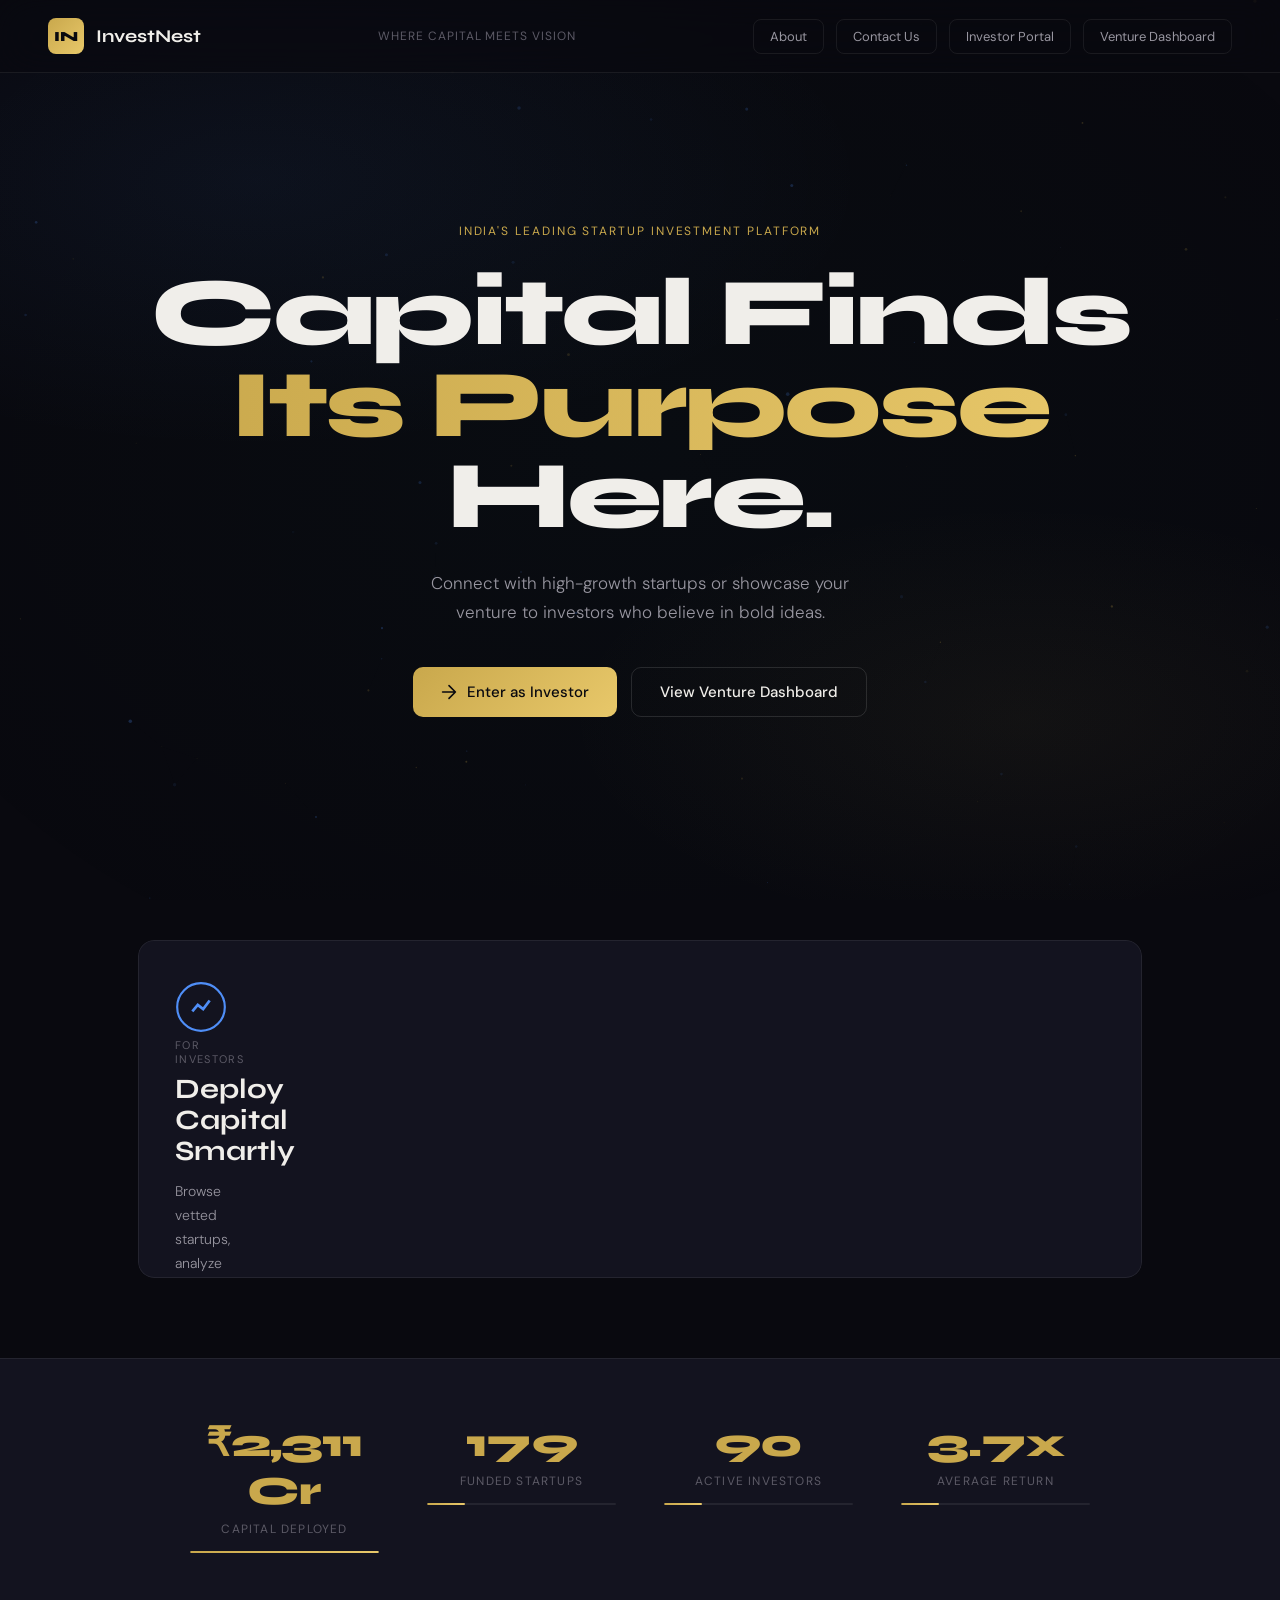
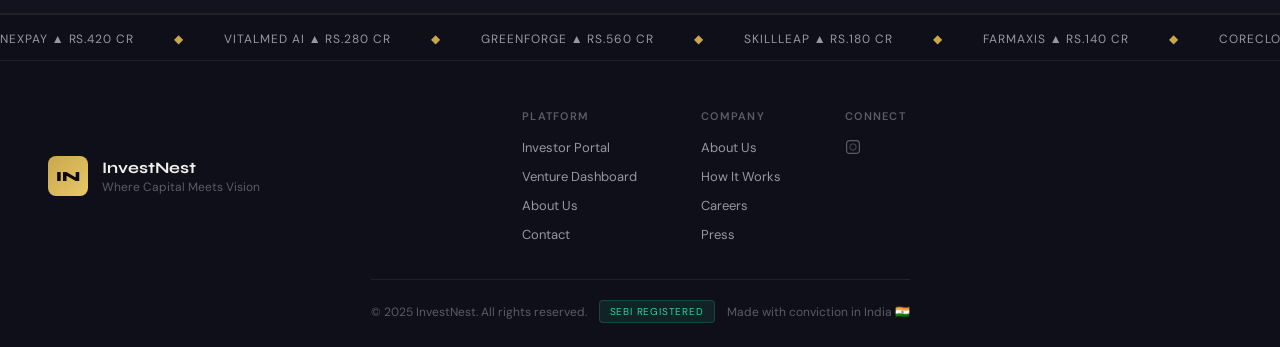
<file: index.html>
<!DOCTYPE html>
<html lang="en">
<head>
  <meta charset="UTF-8" />
  <meta name="viewport" content="width=device-width, initial-scale=1.0" />
  <title>InvestNest — Where Capital Meets Vision</title>
  <link rel="preconnect" href="https://fonts.googleapis.com">
  <link rel="preconnect" href="https://fonts.gstatic.com" crossorigin>
  <link href="https://fonts.googleapis.com/css2?family=Syne:wght@400;600;700;800&family=DM+Sans:wght@300;400;500&display=swap" rel="stylesheet">
  <link rel="stylesheet" href="index.css" />
</head>
<body>

  <div class="bg-mesh"></div>
  <canvas id="particle-canvas"></canvas>

  <nav class="navbar" id="navbar">
    <div class="nav-logo">
      <span class="logo-mark">IN</span>
      <span class="logo-text">InvestNest</span>
    </div>
    <div class="nav-tagline">Where Capital Meets Vision</div>
    <div class="nav-actions">
      <a href="about.html" class="nav-link">About</a>
      <a href="contact.html" class="nav-link">Contact Us</a>
      <a href="investor.html" class="nav-link">Investor Portal</a>
      <a href="venture.html" class="nav-link">Venture Dashboard</a>
    </div>
  </nav>

  <header class="hero">
    <div class="hero-eyebrow" id="hero-eyebrow">India's Leading Startup Investment Platform</div>
    <h1 class="hero-title" id="hero-title">
      <span class="line">Capital Finds</span>
      <span class="line accent">Its Purpose</span>
      <span class="line">Here.</span>
    </h1>
    <p class="hero-sub" id="hero-sub">Connect with high-growth startups or showcase your venture to investors who believe in bold ideas.</p>
    <div class="hero-cta" id="hero-cta">
      <a href="investor.html" class="btn btn-primary">
        <svg viewBox="0 0 20 20" fill="none"><path d="M10 2L18 10M18 10L10 18M18 10H2" stroke="currentColor" stroke-width="2" stroke-linecap="round"/></svg>
        Enter as Investor
      </a>
      <a href="venture.html" class="btn btn-ghost">
        View Venture Dashboard
      </a>
    </div>
  </header>

  <section class="role-section">
    <div class="role-card investor-card" id="investor-card">
      <div class="role-card-inner">
        <div class="role-icon">
          <svg viewBox="0 0 48 48" fill="none"><circle cx="24" cy="24" r="22" stroke="currentColor" stroke-width="2"/><path d="M16 28l5-6 5 4 6-8" stroke="currentColor" stroke-width="2.5" stroke-linec[...]
        </div>
        <div class="role-label">For Investors</div>
        <h2 class="role-title">Deploy Capital Smartly</h2>
        <p class="role-desc">Browse vetted startups, analyze growth metrics, and commit to deals with full transparency.</p>
        <ul class="role-features">
          <li><span class="dot"></span>24 active deal listings</li>
          <li><span class="dot"></span>Real-time funding progress</li>
          <li><span class="dot"></span>Sector-based filtering</li>
          <li><span class="dot"></span>One-click investment flow</li>
        </ul>
        <a href="investor.html" class="role-btn">Enter Investor Portal <span>→</span></a>
      </div>
      <div class="card-glow"></div>
    </div>

    <div class="divider-vertical">
      <span>OR</span>
    </div>

    <div class="role-card venture-card" id="venture-card">
      <div class="role-card-inner">
        <div class="role-icon">
          <svg viewBox="0 0 48 48" fill="none"><circle cx="24" cy="24" r="22" stroke="currentColor" stroke-width="2"/><path d="M24 14v8M24 22l-5 5M24 22l5 5" stroke="currentColor" stroke-width="2.5" s[...]
        </div>
        <div class="role-label">For Ventures</div>
        <h2 class="role-title">Track Your Growth</h2>
        <p class="role-desc">Monitor your funding round, see investor activity, and manage your cap table in one place.</p>
        <ul class="role-features">
          <li><span class="dot"></span>Live funding dashboard</li>
          <li><span class="dot"></span>Investor relationship view</li>
          <li><span class="dot"></span>Milestone tracker</li>
          <li><span class="dot"></span>Cap table summary</li>
        </ul>
        <a href="venture.html" class="role-btn">Enter Venture Dashboard <span>→</span></a>
      </div>
      <div class="card-glow"></div>
    </div>
  </section>

  <section class="stats-section">
    <div class="stats-grid">
      <div class="stat-item" data-target="2400" data-prefix="₹" data-suffix=" Cr">
        <div class="stat-value"><span class="counter">0</span></div>
        <div class="stat-label">Capital Deployed</div>
        <div class="stat-bar"><div class="stat-bar-fill"></div></div>
      </div>
      <div class="stat-item" data-target="186">
        <div class="stat-value"><span class="counter">0</span></div>
        <div class="stat-label">Funded Startups</div>
        <div class="stat-bar"><div class="stat-bar-fill"></div></div>
      </div>
      <div class="stat-item" data-target="94">
        <div class="stat-value"><span class="counter">0</span></div>
        <div class="stat-label">Active Investors</div>
        <div class="stat-bar"><div class="stat-bar-fill"></div></div>
      </div>
      <div class="stat-item" data-target="38" data-suffix="x" data-divide="10">
        <div class="stat-value"><span class="counter">0</span></div>
        <div class="stat-label">Average Return</div>
        <div class="stat-bar"><div class="stat-bar-fill"></div></div>
      </div>
    </div>
  </section>

  <div class="ticker-wrap">
    <div class="ticker">
      <span>NexPay ▲ Rs.420 Cr</span>
      <span class="sep">◆</span>
      <span>VitalMed AI ▲ Rs.280 Cr</span>
      <span class="sep">◆</span>
      <span>GreenForge ▲ Rs.560 Cr</span>
      <span class="sep">◆</span>
      <span>SkillLeap ▲ Rs.180 Cr</span>
      <span class="sep">◆</span>
      <span>FarmAxis ▲ Rs.140 Cr</span>
      <span class="sep">◆</span>
      <span>CoreCloud ▲ Rs.320 Cr</span>
      <span class="sep">◆</span>
      <span>NexPay ▲ Rs.420 Cr</span>
      <span class="sep">◆</span>
      <span>VitalMed AI ▲ Rs.280 Cr</span>
      <span class="sep">◆</span>
      <span>GreenForge ▲ Rs.560 Cr</span>
      <span class="sep">◆</span>
      <span>SkillLeap ▲ Rs.180 Cr</span>
      <span class="sep">◆</span>
      <span>FarmAxis ▲ Rs.140 Cr</span>
      <span class="sep">◆</span>
      <span>CoreCloud ▲ Rs.320 Cr</span>
    </div>
  </div>

  <footer class="main-footer">
    <div class="footer-inner">
      <div class="footer-brand">
        <div class="footer-logo-mark">IN</div>
        <div class="footer-brand-text">
          <span class="footer-logo-text">InvestNest</span>
          <span class="footer-tagline">Where Capital Meets Vision</span>
        </div>
      </div>
      <div class="footer-links">
        <div class="footer-col">
          <div class="footer-col-title">Platform</div>
          <a href="investor.html" class="footer-link">Investor Portal</a>
          <a href="venture.html" class="footer-link">Venture Dashboard</a>
          <a href="about.html" class="footer-link">About Us</a>
          <a href="contact.html" class="footer-link">Contact</a>
        </div>
        <div class="footer-col">
          <div class="footer-col-title">Company</div>
          <a href="about.html" class="footer-link">About Us</a>
          <a href="about.html" class="footer-link">How It Works</a>
          <a href="contact.html" class="footer-link">Careers</a>
          <a href="contact.html" class="footer-link">Press</a>
        </div>
        <div class="footer-col">
          <div class="footer-col-title">Connect</div>
          <a href="https://www.instagram.com/_.vansham.bansal._?igsh=MTk0OHlqb3VlaXloeA%3D%3D&utm_source=qr" target="_blank" rel="noopener noreferrer" class="footer-link">
            <svg viewBox="0 0 20 20" fill="none"><rect x="2" y="2" width="16" height="16" rx="4" stroke="currentColor" stroke-width="1.5"/><circle cx="10" cy="10" r="4" stroke="currentColor" stroke-wi[...]
            Instagram
          </a>
          <a href="https://www.linkedin.com/in/vansh-bhateja-417178399?utm_source=share_via&utm_content=profile&utm_medium=member_ios" target="_blank" rel="noopener noreferrer" class="footer-link">
            <svg viewBox="0 0 20 20" fill="none"><path d="M13.5 6.5a4 4 0 0 1 4 4v5h-3v-5a1.5 1.5 0 0 0-3 0v5h-3v-5a4 4 0 0 1 4-4z" stroke="currentColor" stroke-width="1.5" stroke-linecap="round" stro[...]
            LinkedIn
          </a>
          <a href="mailto:vaibhavsaini1514@gmail.com" class="footer-link">
            <svg viewBox="0 0 20 20" fill="none"><path d="M2 5h16c.6 0 1 .4 1 1v10c0 .6-.4 1-1 1H2c-.6 0-1-.4-1-1V6c0-.6.4-1 1-1z" stroke="currentColor" stroke-width="1.5" stroke-linecap="round" strok[...]
            Gmail
          </a>
        </div>
      </div>
    </div>
    <div class="footer-bottom">
      <span>&copy; 2025 InvestNest. All rights reserved.</span>
      <span class="footer-badge">SEBI Registered</span>
      <span class="footer-made">Made with conviction in India 🇮🇳</span>
    </div>
  </footer>

  <script src="index.js"></script>
</body>
</html>
</file>
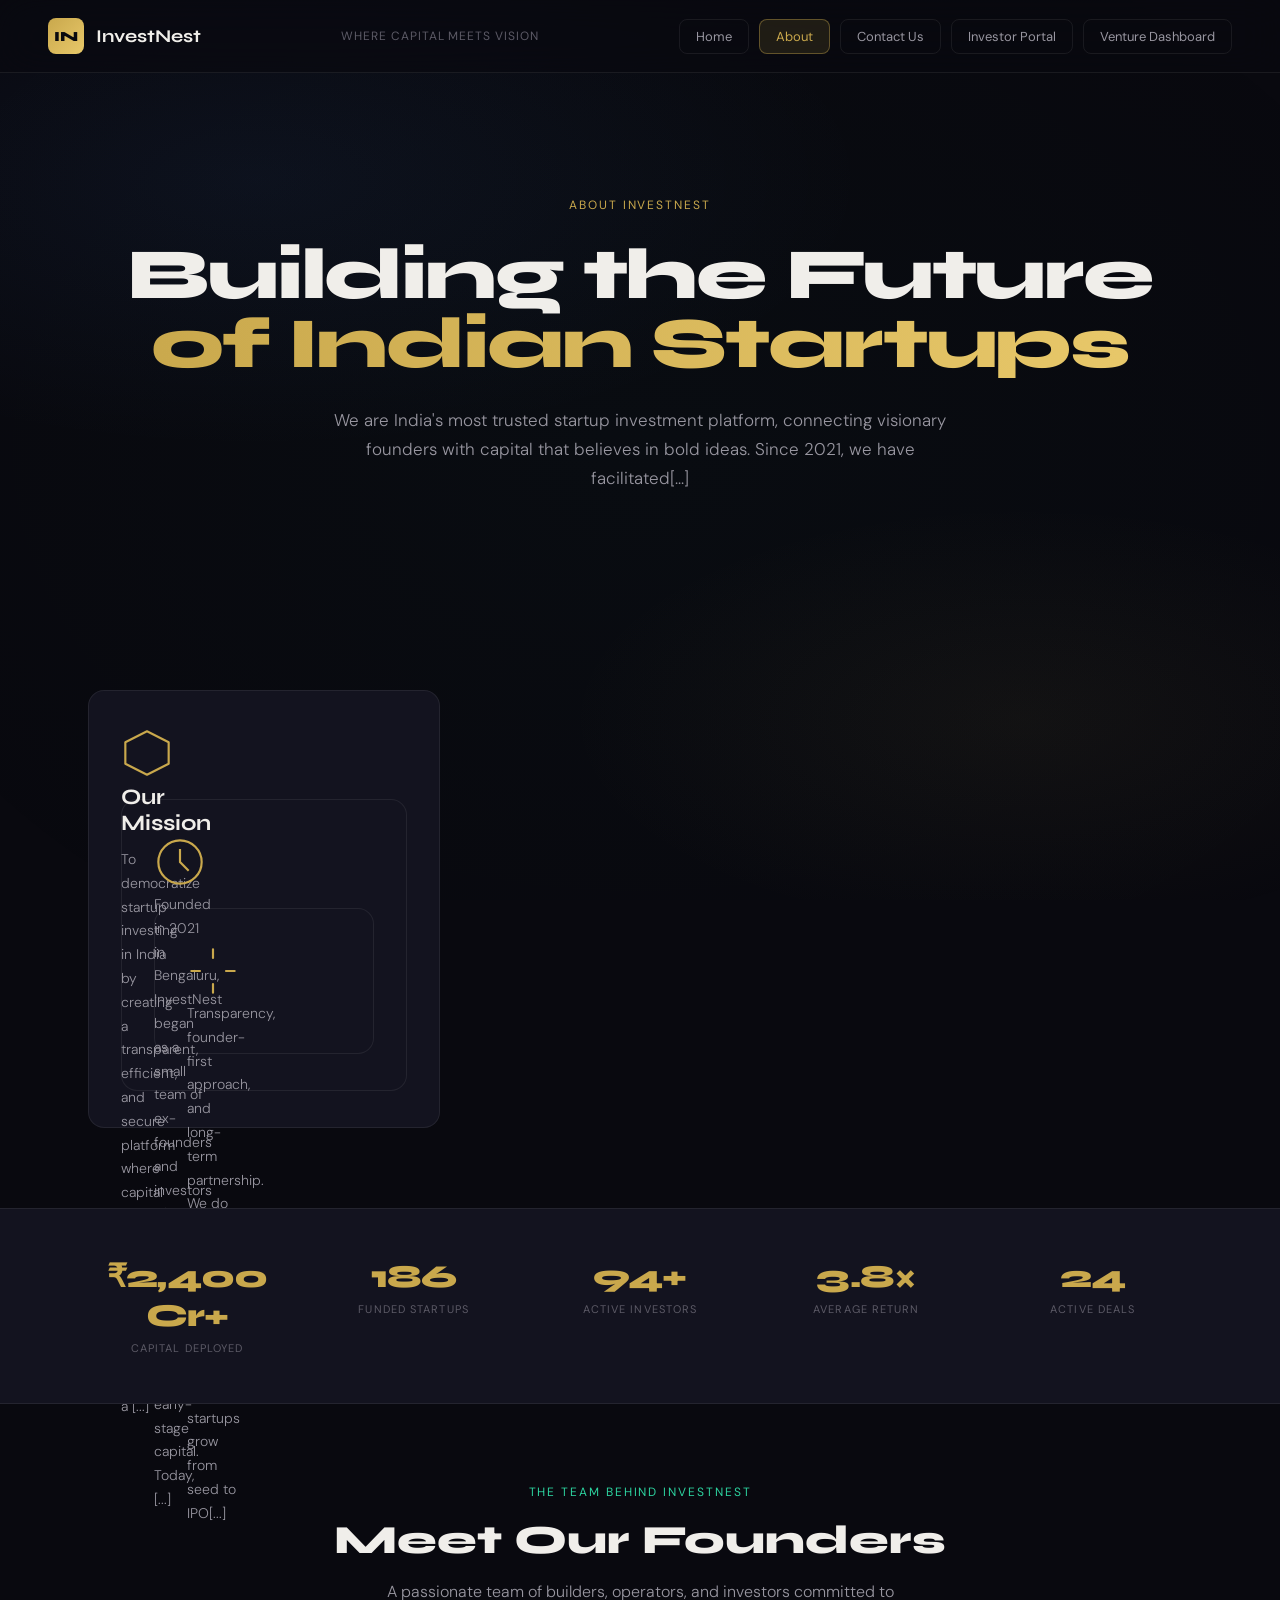
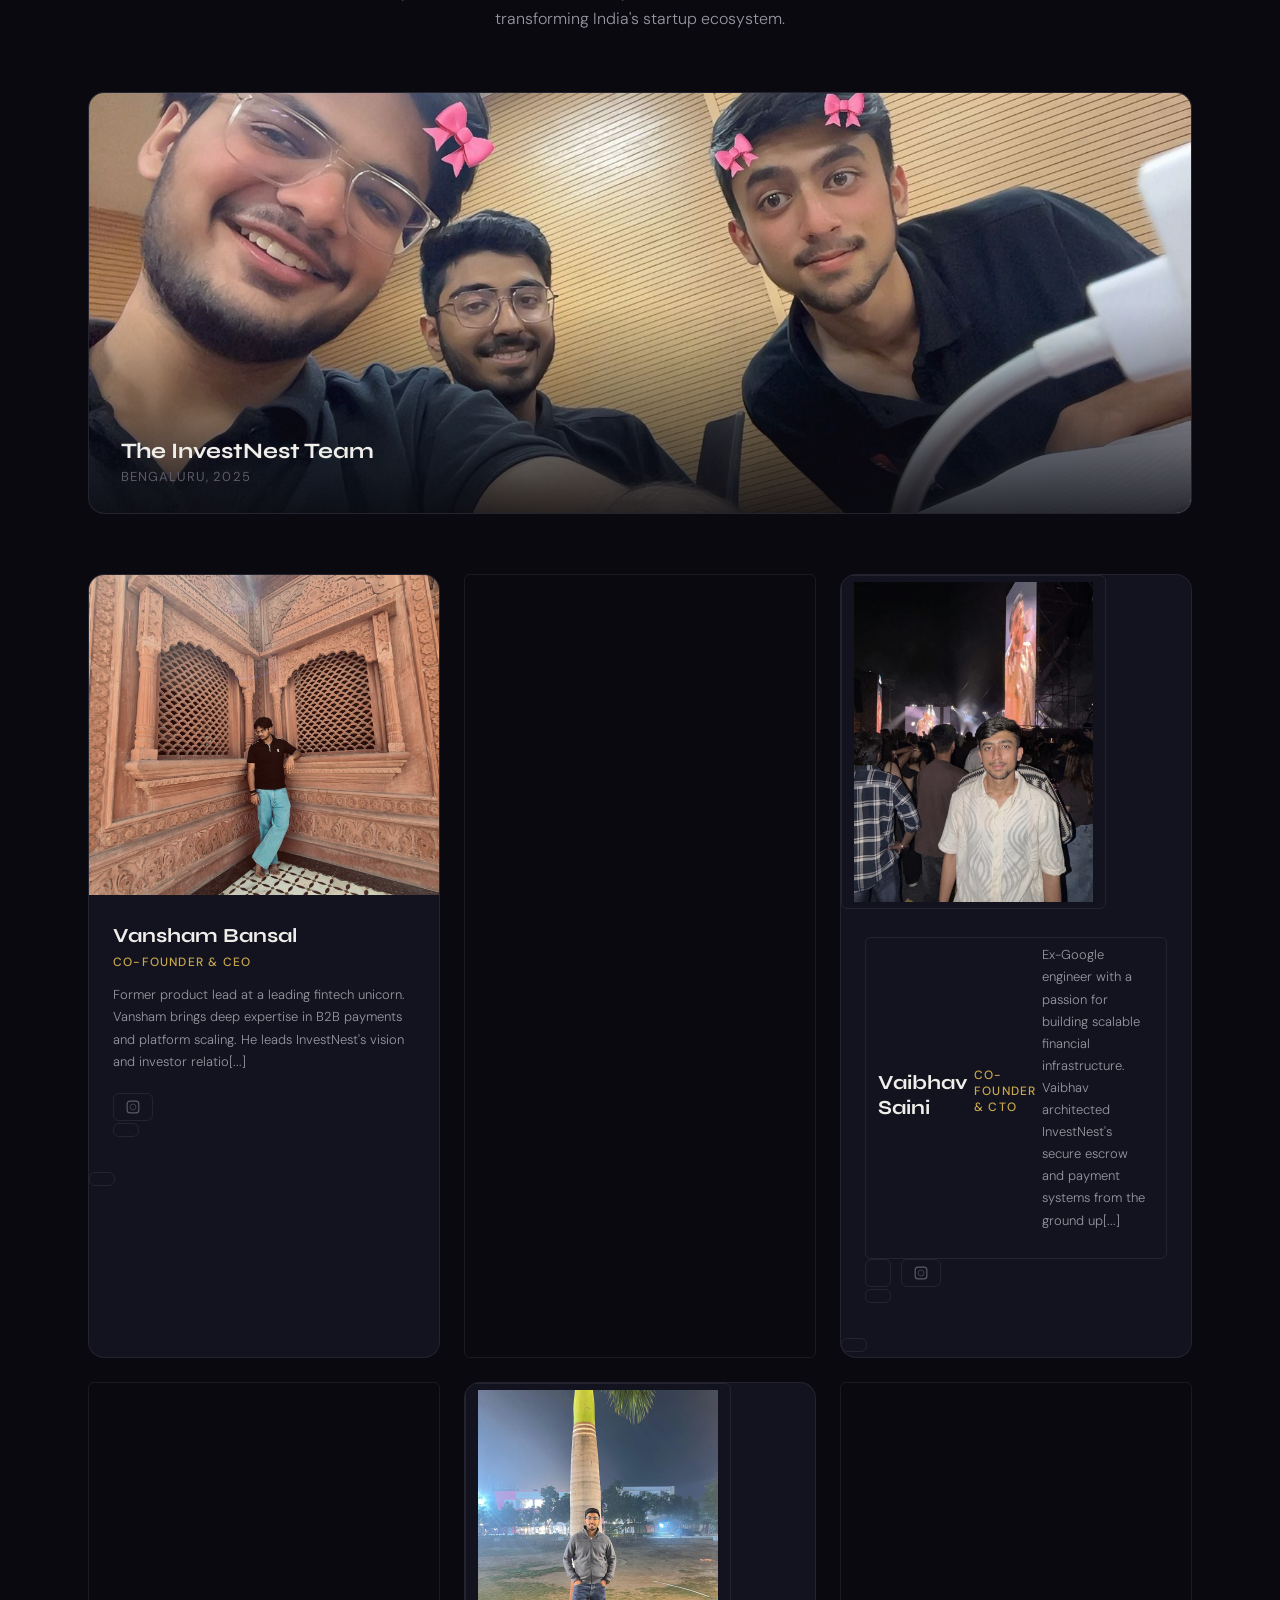
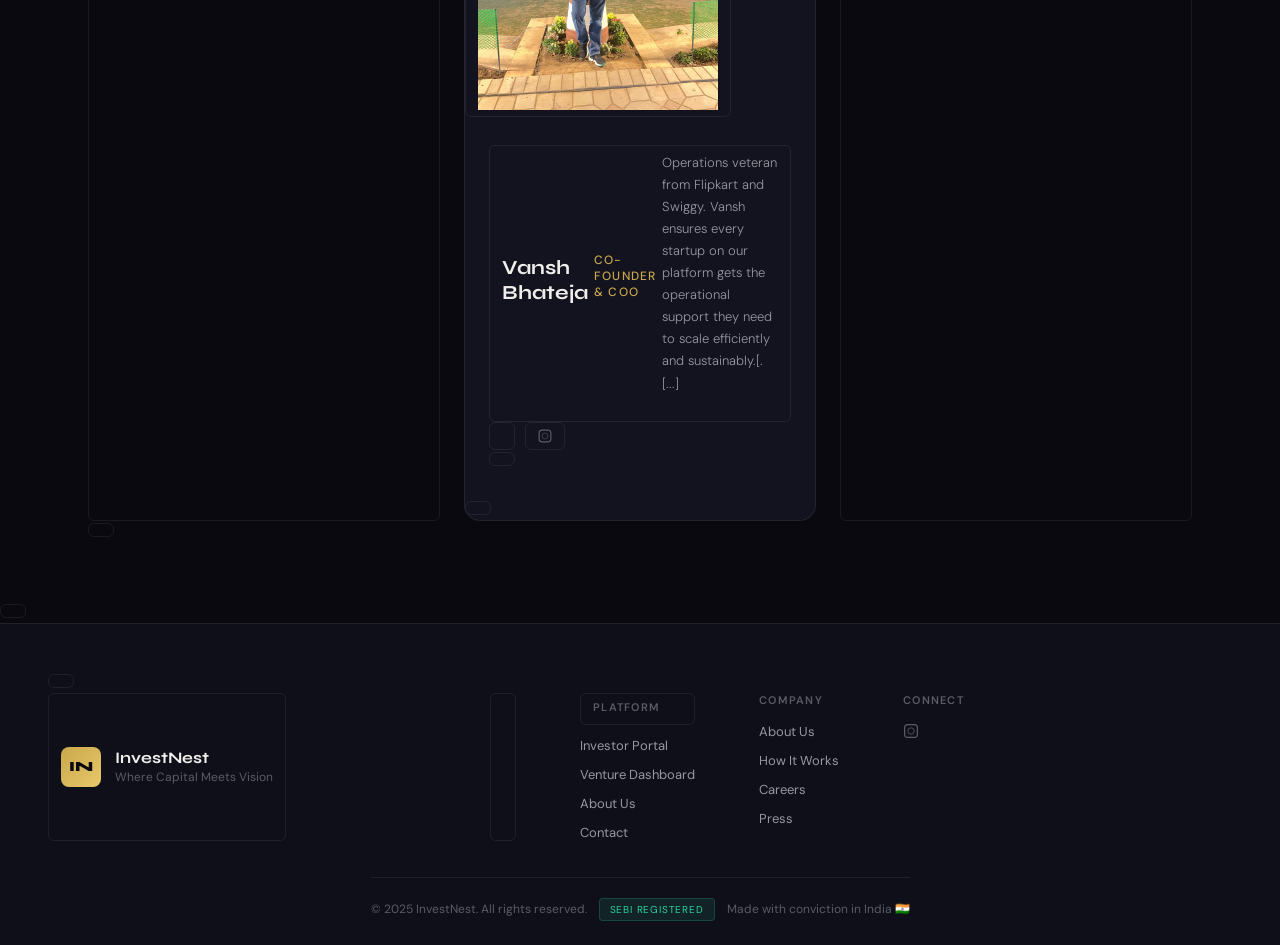
<file: about.html>
<!DOCTYPE html>
<html lang="en">
<head>
  <meta charset="UTF-8" />
  <meta name="viewport" content="width=device-width, initial-scale=1.0" />
  <title>InvestNest — About Us</title>
  <link rel="preconnect" href="https://fonts.googleapis.com">
  <link rel="preconnect" href="https://fonts.gstatic.com" crossorigin>
  <link href="https://fonts.googleapis.com/css2?family=Syne:wght@400;600;700;800&family=DM+Sans:wght@300;400;500&display=swap" rel="stylesheet">
  <link rel="stylesheet" href="about.css" />
</head>
<body>

  <div class="bg-mesh"></div>

  <nav class="navbar" id="navbar">
    <div class="nav-logo">
      <span class="logo-mark">IN</span>
      <span class="logo-text">InvestNest</span>
    </div>
    <div class="nav-tagline">Where Capital Meets Vision</div>
    <div class="nav-actions">
      <a href="index.html" class="nav-link">Home</a>
      <a href="about.html" class="nav-link active">About</a>
      <a href="contact.html" class="nav-link">Contact Us</a>
      <a href="investor.html" class="nav-link">Investor Portal</a>
      <a href="venture.html" class="nav-link">Venture Dashboard</a>
    </div>
  </nav>

  <header class="about-hero">
    <div class="about-eyebrow" id="about-eyebrow">About InvestNest</div>
    <h1 class="about-title" id="about-title">
      <span class="line">Building the Future</span>
      <span class="line accent">of Indian Startups</span>
    </h1>
    <p class="about-sub" id="about-sub">We are India's most trusted startup investment platform, connecting visionary founders with capital that believes in bold ideas. Since 2021, we have facilitated[...]
  </header>

  <section class="info-section">
    <div class="info-grid">
      <div class="info-card" id="info-card-1">
        <div class="info-icon">
          <svg viewBox="0 0 48 48" fill="none"><path d="M24 4L4 14v20l20 10 20-10V14L24 4z" stroke="currentColor" stroke-width="2" stroke-linejoin="round"/><path d="M24 24v20M24 24L4 14M24 24l20-10" s[...]
        </div>
        <h3 class="info-title">Our Mission</h3>
        <p class="info-desc">To democratize startup investing in India by creating a transparent, efficient, and secure platform where capital meets innovation. We believe every great idea deserves a [...]
      </div>
      <div class="info-card" id="info-card-2">
        <div class="info-icon">
          <svg viewBox="0 0 48 48" fill="none"><circle cx="24" cy="24" r="20" stroke="currentColor" stroke-width="2"/><path d="M24 12v12l8 8" stroke="currentColor" stroke-width="2" stroke-linecap="rou[...]
        </div>
        <h3 class="info-title">Our Story</h3>
        <p class="info-desc">Founded in 2021 in Bengaluru, InvestNest began as a small team of ex-founders and investors who saw a gap in how Indian startups connected with early-stage capital. Today,[...]
      </div>
      <div class="info-card" id="info-card-3">
        <div class="info-icon">
          <svg viewBox="0 0 48 48" fill="none"><path d="M24 4v8M24 36v8M4 24h8M36 24h8" stroke="currentColor" stroke-width="2" stroke-linecap="round"/><circle cx="24" cy="24" r="8" stroke="currentColo[...]
        </div>
        <h3 class="info-title">Our Values</h3>
        <p class="info-desc">Transparency, founder-first approach, and long-term partnership. We do not just facilitate transactions — we build relationships that help startups grow from seed to IPO[...]
      </div>
    </div>
  </section>

  <section class="stats-banner">
    <div class="stats-banner-inner">
      <div class="sb-item">
        <div class="sb-value">₹2,400 Cr+</div>
        <div class="sb-label">Capital Deployed</div>
      </div>
      <div class="sb-item">
        <div class="sb-value">186</div>
        <div class="sb-label">Funded Startups</div>
      </div>
      <div class="sb-item">
        <div class="sb-value">94+</div>
        <div class="sb-label">Active Investors</div>
      </div>
      <div class="sb-item">
        <div class="sb-value">3.8×</div>
        <div class="sb-label">Average Return</div>
      </div>
      <div class="sb-item">
        <div class="sb-value">24</div>
        <div class="sb-label">Active Deals</div>
      </div>
    </div>
  </section>

  <section class="founders-section">
    <div class="founders-header">
      <div class="founders-eyebrow">The Team Behind InvestNest</div>
      <h2 class="founders-title">Meet Our Founders</h2>
      <p class="founders-sub">A passionate team of builders, operators, and investors committed to transforming India's startup ecosystem.</p>
    </div>

    <div class="team-photo-wrapper" id="team-photo-wrapper">
      <div class="team-photo-container">
        <img src="Group.jpeg" alt="InvestNest Team" class="team-photo" id="team-photo" />
        <div class="team-photo-overlay">
          <div class="team-photo-caption">
            <span class="caption-title">The InvestNest Team</span>
            <span class="caption-sub">Bengaluru, 2025</span>
          </div>
        </div>
      </div>
    </div>

    <div class="founders-grid">
      <div class="founder-card" id="founder-1">
        <div class="founder-photo-wrap">
          <img src="Vansham.jpeg" alt="Vansham Bansal" class="founder-photo" />
        </div>
        <div class="founder-info">
          <h3 class="founder-name">Vansham Bansal</h3>
          <div class="founder-role">Co-Founder & CEO</div>
          <p class="founder-bio">Former product lead at a leading fintech unicorn. Vansham brings deep expertise in B2B payments and platform scaling. He leads InvestNest's vision and investor relatio[...]
          <div class="founder-social">
            <a href="https://www.instagram.com/_.vansham.bansal._?igsh=MTk0OHlqb3VlaXloeA%3D%3D&utm_source=qr" target="_blank" rel="noopener noreferrer" class="social-link">
              <svg viewBox="0 0 24 24" fill="none"><rect x="2" y="2" width="20" height="20" rx="5" stroke="currentColor" stroke-width="2"/><circle cx="12" cy="12" r="5" stroke="currentColor" stroke-wi[...]
              Instagram
            </a>
            <a href="https://www.linkedin.com/in/vansham-bansal-b4b77937b?utm_source=share_via&utm_content=profile&utm_medium=member_ios " target="_blank" rel="noopener noreferrer" class="social-link"[...]
              <svg viewBox="0 0 24 24" fill="none"><path d="M16 8a6 6 0 0 1 6 6v7h-4v-7a2 2 0 0 0-4 0v7h-4v-7a6 6 0 0 1 6-6z" stroke="currentColor" stroke-width="2" stroke-linecap="round" stroke-linej[...]
              LinkedIn
            </a>
            <a href="mailto:vanshamb8837@gmail.com" class="social-link">
              <svg viewBox="0 0 24 24" fill="none"><path d="M4 4h16c1.1 0 2 .9 2 2v12c0 1.1-.9 2-2 2H4c-1.1 0-2-.9-2-2V6c0-1.1.9-2 2-2z" stroke="currentColor" stroke-width="2" stroke-linecap="round" s[...]
              Email
            </a>
          </div>
        </div>
      </div>

      <div class="founder-card" id="founder-2">
        <div class="founder-photo-wrap">
          <img src="Vaibhav.jpeg" alt="Vaibhav Saini" class="founder-photo" />
        </div>
        <div class="founder-info">
          <h3 class="founder-name">Vaibhav Saini</h3>
          <div class="founder-role">Co-Founder & CTO</div>
          <p class="founder-bio">Ex-Google engineer with a passion for building scalable financial infrastructure. Vaibhav architected InvestNest's secure escrow and payment systems from the ground up[...]
          <div class="founder-social">
            <a href="https://www.instagram.com/ohvibhu?utm_source=qr&igsh=cm1sb2w4emI4bjFu" target="_blank" rel="noopener noreferrer" class="social-link">
              <svg viewBox="0 0 24 24" fill="none"><rect x="2" y="2" width="20" height="20" rx="5" stroke="currentColor" stroke-width="2"/><circle cx="12" cy="12" r="5" stroke="currentColor" stroke-wi[...]
              Instagram
            </a>
            <a href="https://www.linkedin.com/in/vaibhav-saini-1880723a4?utm_source=share_via&utm_content=profile&utm_medium=member_android" target="_blank" rel="noopener noreferrer" class="social-lin[...]
              <svg viewBox="0 0 24 24" fill="none"><path d="M16 8a6 6 0 0 1 6 6v7h-4v-7a2 2 0 0 0-4 0v7h-4v-7a6 6 0 0 1 6-6z" stroke="currentColor" stroke-width="2" stroke-linecap="round" stroke-linej[...]
              LinkedIn
            </a>
            <a href="mailto:vaibhavsaini1514@gmail.com" class="social-link">
              <svg viewBox="0 0 24 24" fill="none"><path d="M4 4h16c1.1 0 2 .9 2 2v12c0 1.1-.9 2-2 2H4c-1.1 0-2-.9-2-2V6c0-1.1.9-2 2-2z" stroke="currentColor" stroke-width="2" stroke-linecap="round" s[...]
              Email
            </a>
          </div>
        </div>
      </div>

      <div class="founder-card" id="founder-3">
        <div class="founder-photo-wrap">
          <img src="Vansh.jpeg" alt="Team Member 3" class="founder-photo" />
        </div>
        <div class="founder-info">
          <h3 class="founder-name">Vansh Bhateja</h3>
          <div class="founder-role">Co-Founder & COO</div>
          <p class="founder-bio">Operations veteran from Flipkart and Swiggy. Vansh ensures every startup on our platform gets the operational support they need to scale efficiently and sustainably.[.[...]
          <div class="founder-social">
            <a href="https://www.instagram.com/vanshbhateja.12?igsh=MWNpMTA1djRvNzA1Ng%3D%3D&utm_source=qr" target="_blank" rel="noopener noreferrer" class="social-link">
              <svg viewBox="0 0 24 24" fill="none"><rect x="2" y="2" width="20" height="20" rx="5" stroke="currentColor" stroke-width="2"/><circle cx="12" cy="12" r="5" stroke="currentColor" stroke-wi[...]
              Instagram
            </a>
            <a href="https://www.linkedin.com/in/vansh-bhateja-417178399?utm_source=share_via&utm_content=profile&utm_medium=member_ios" target="_blank" rel="noopener noreferrer" class="social-link">
              <svg viewBox="0 0 24 24" fill="none"><path d="M16 8a6 6 0 0 1 6 6v7h-4v-7a2 2 0 0 0-4 0v7h-4v-7a6 6 0 0 1 6-6z" stroke="currentColor" stroke-width="2" stroke-linecap="round" stroke-linej[...]
              LinkedIn
            </a>
            <a href="mailto:vanshbhateja32@gmail.com" class="social-link">
              <svg viewBox="0 0 24 24" fill="none"><path d="M4 4h16c1.1 0 2 .9 2 2v12c0 1.1-.9 2-2 2H4c-1.1 0-2-.9-2-2V6c0-1.1.9-2 2-2z" stroke="currentColor" stroke-width="2" stroke-linecap="round" s[...]
              Email
            </a>
          </div>
        </div>
      </div>
    </div>
  </section>

  <footer class="main-footer">
    <div class="footer-inner">
      <div class="footer-brand">
        <div class="footer-logo-mark">IN</div>
        <div class="footer-brand-text">
          <span class="footer-logo-text">InvestNest</span>
          <span class="footer-tagline">Where Capital Meets Vision</span>
        </div>
      </div>
      <div class="footer-links">
        <div class="footer-col">
          <div class="footer-col-title">Platform</div>
          <a href="investor.html" class="footer-link">Investor Portal</a>
          <a href="venture.html" class="footer-link">Venture Dashboard</a>
          <a href="about.html" class="footer-link">About Us</a>
          <a href="contact.html" class="footer-link">Contact</a>
        </div>
        <div class="footer-col">
          <div class="footer-col-title">Company</div>
          <a href="about.html" class="footer-link">About Us</a>
          <a href="about.html#founders" class="footer-link">How It Works</a>
          <a href="contact.html" class="footer-link">Careers</a>
          <a href="contact.html" class="footer-link">Press</a>
        </div>
        <div class="footer-col">
          <div class="footer-col-title">Connect</div>
          <a href="https://www.instagram.com/_.vansham.bansal._?igsh=MTk0OHlqb3VlaXloeA%3D%3D&utm_source=qr" target="_blank" rel="noopener noreferrer" class="footer-link">
            <svg viewBox="0 0 20 20" fill="none"><rect x="2" y="2" width="16" height="16" rx="4" stroke="currentColor" stroke-width="1.5"/><circle cx="10" cy="10" r="4" stroke="currentColor" stroke-wi[...]
            Instagram
          </a>
          <a href="https://www.linkedin.com/in/vansh-bhateja-417178399?utm_source=share_via&utm_content=profile&utm_medium=member_ios" target="_blank" rel="noopener noreferrer" class="footer-link">
            <svg viewBox="0 0 20 20" fill="none"><path d="M13.5 6.5a4 4 0 0 1 4 4v5h-3v-5a1.5 1.5 0 0 0-3 0v5h-3v-5a4 4 0 0 1 4-4z" stroke="currentColor" stroke-width="1.5" stroke-linecap="round" stro[...]
            LinkedIn
          </a>
          <a href="mailto:vaibhavsaini1514@gmail.com" class="footer-link">
            <svg viewBox="0 0 20 20" fill="none"><path d="M2 5h16c.6 0 1 .4 1 1v10c0 .6-.4 1-1 1H2c-.6 0-1-.4-1-1V6c0-.6.4-1 1-1z" stroke="currentColor" stroke-width="1.5" stroke-linecap="round" strok[...]
            Gmail
          </a>
        </div>
      </div>
    </div>
    <div class="footer-bottom">
      <span>&copy; 2025 InvestNest. All rights reserved.</span>
      <span class="footer-badge">SEBI Registered</span>
      <span class="footer-made">Made with conviction in India 🇮🇳</span>
    </div>
  </footer>

  <script src="about.js"></script>
</body>
</html>
</file>
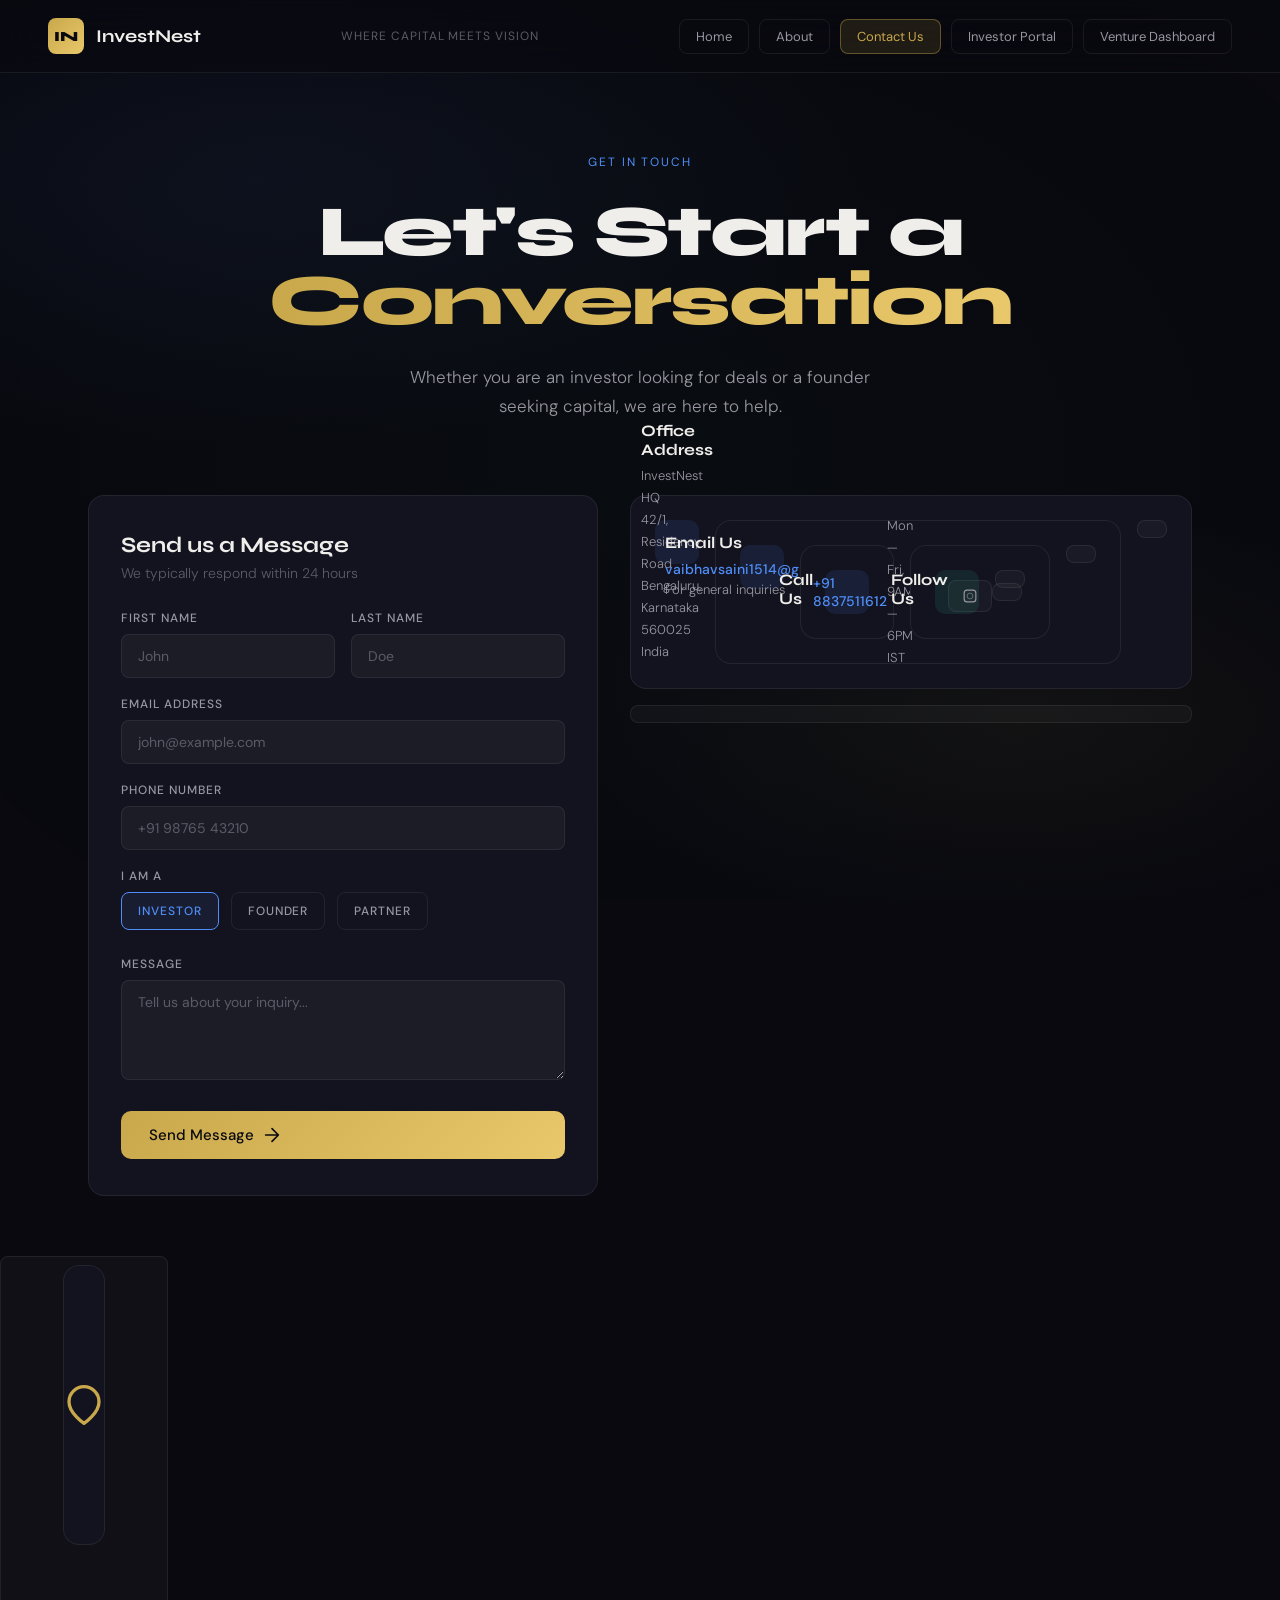
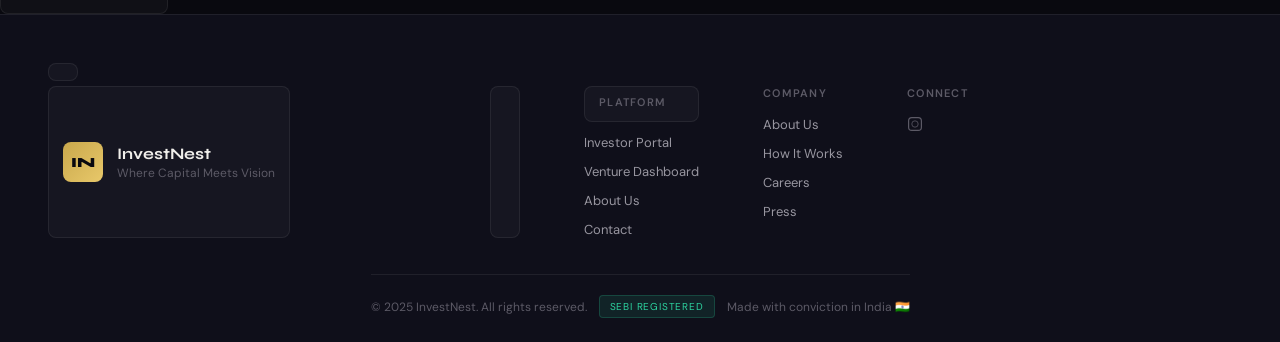
<file: contact.html>
<!DOCTYPE html>
<html lang="en">
<head>
  <meta charset="UTF-8" />
  <meta name="viewport" content="width=device-width, initial-scale=1.0" />
  <title>InvestNest — Contact Us</title>
  <link rel="preconnect" href="https://fonts.googleapis.com">
  <link rel="preconnect" href="https://fonts.gstatic.com" crossorigin>
  <link href="https://fonts.googleapis.com/css2?family=Syne:wght@400;600;700;800&family=DM+Sans:wght@300;400;500&display=swap" rel="stylesheet">
  <link rel="stylesheet" href="contact.css" />
</head>
<body>

  <div class="bg-mesh"></div>

  <nav class="navbar" id="navbar">
    <div class="nav-logo">
      <span class="logo-mark">IN</span>
      <span class="logo-text">InvestNest</span>
    </div>
    <div class="nav-tagline">Where Capital Meets Vision</div>
    <div class="nav-actions">
      <a href="index.html" class="nav-link">Home</a>
      <a href="about.html" class="nav-link">About</a>
      <a href="contact.html" class="nav-link active">Contact Us</a>
      <a href="investor.html" class="nav-link">Investor Portal</a>
      <a href="venture.html" class="nav-link">Venture Dashboard</a>
    </div>
  </nav>

  <header class="contact-hero">
    <div class="contact-eyebrow" id="contact-eyebrow">Get in Touch</div>
    <h1 class="contact-title" id="contact-title">
      <span class="line">Let's Start a</span>
      <span class="line accent">Conversation</span>
    </h1>
    <p class="contact-sub" id="contact-sub">Whether you are an investor looking for deals or a founder seeking capital, we are here to help.</p>
  </header>

  <section class="contact-section">
    <div class="contact-grid">
      <div class="contact-form-panel" id="form-panel">
        <div class="panel-header">
          <h2 class="panel-title">Send us a Message</h2>
          <p class="panel-sub">We typically respond within 24 hours</p>
        </div>
        <form class="contact-form" id="contact-form">
          <div class="form-row">
            <div class="field-group">
              <label>First Name</label>
              <input type="text" placeholder="John" required />
            </div>
            <div class="field-group">
              <label>Last Name</label>
              <input type="text" placeholder="Doe" required />
            </div>
          </div>
          <div class="field-group">
            <label>Email Address</label>
            <input type="email" placeholder="john@example.com" required />
          </div>
          <div class="field-group">
            <label>Phone Number</label>
            <input type="tel" placeholder="+91 98765 43210" />
          </div>
          <div class="field-group">
            <label>I am a</label>
            <div class="radio-group">
              <label class="radio-opt"><input type="radio" name="user-type" value="investor" checked /><span>Investor</span></label>
              <label class="radio-opt"><input type="radio" name="user-type" value="founder" /><span>Founder</span></label>
              <label class="radio-opt"><input type="radio" name="user-type" value="partner" /><span>Partner</span></label>
            </div>
          </div>
          <div class="field-group">
            <label>Message</label>
            <textarea placeholder="Tell us about your inquiry..." rows="4" required></textarea>
          </div>
          <button type="submit" class="submit-btn">
            Send Message
            <svg viewBox="0 0 20 20" fill="none"><path d="M10 2L18 10M18 10L10 18M18 10H2" stroke="currentColor" stroke-width="2" stroke-linecap="round"/></svg>
          </button>
        </form>
      </div>

      <div class="contact-info-panel" id="info-panel">
        <div class="info-card">
          <div class="info-icon">
            <svg viewBox="0 0 24 24" fill="none"><path d="M21 10c0 7-9 13-9 13s-9-6-9-13a9 9 0 0 1 18 0z" stroke="currentColor" stroke-width="2" stroke-linecap="round" stroke-linejoin="round"/><circle[...]
          </div>
          <div class="info-body">
            <h3 class="info-title">Office Address</h3>
            <p class="info-text">InvestNest HQ<br/>42/1, Residency Road<br/>Bengaluru, Karnataka 560025<br/>India</p>
          </div>
        </div>

        <div class="info-card">
          <div class="info-icon">
            <svg viewBox="0 0 24 24" fill="none"><path d="M4 4h16c1.1 0 2 .9 2 2v12c0 1.1-.9 2-2 2H4c-1.1 0-2-.9-2-2V6c0-1.1.9-2 2-2z" stroke="currentColor" stroke-width="2" stroke-linecap="round" str[...]
          </div>
          <div class="info-body">
            <h3 class="info-title">Email Us</h3>
            <a href="mailto:vaibhavsaini1514@gmail.com" class="info-link">vaibhavsaini1514@gmail.com</a>
            <p class="info-text">For general inquiries</p>
          </div>
        </div>

        <div class="info-card">
          <div class="info-icon">
            <svg viewBox="0 0 24 24" fill="none"><path d="M22 16.92v3a2 2 0 0 1-2.18 2 19.79 19.79 0 0 1-8.63-3.07 19.5 19.5 0 0 1-6-6 19.79 19.79 0 0 1-3.07-8.67A2 2 0 0 1 4.11 2h3a2 2 0 0 1 2 1.72 1[...]
          </div>
          <div class="info-body">
            <h3 class="info-title">Call Us</h3>
            <a href="tel:+918837511612" class="info-link">+91 8837511612</a>
            <p class="info-text">Mon — Fri, 9AM — 6PM IST</p>
          </div>
        </div>

        <div class="info-card social-card">
          <div class="info-icon">
            <svg viewBox="0 0 24 24" fill="none"><path d="M17 21v-2a4 4 0 0 0-4-4H5a4 4 0 0 0-4 4v2" stroke="currentColor" stroke-width="2" stroke-linecap="round" stroke-linejoin="round"/><circle cx="[...]
          </div>
          <div class="info-body">
            <h3 class="info-title">Follow Us</h3>
            <div class="social-links">
              <a href="https://www.instagram.com/_.vansham.bansal._?igsh=MTk0OHlqb3VlaXloeA%3D%3D&utm_source=qr" target="_blank" rel="noopener noreferrer" class="social-btn">
                <svg viewBox="0 0 24 24" fill="none"><rect x="2" y="2" width="20" height="20" rx="5" stroke="currentColor" stroke-width="2"/><circle cx="12" cy="12" r="5" stroke="currentColor" stroke-[...]
                Instagram
              </a>
              <a href="https://www.linkedin.com/in/vansh-bhateja-417178399?utm_source=share_via&utm_content=profile&utm_medium=member_ios" target="_blank" rel="noopener noreferrer" class="social-btn">
                <svg viewBox="0 0 24 24" fill="none"><path d="M16 8a6 6 0 0 1 6 6v7h-4v-7a2 2 0 0 0-4 0v7h-4v-7a6 6 0 0 1 6-6z" stroke="currentColor" stroke-width="2" stroke-linecap="round" stroke-lin[...]
                LinkedIn
              </a>
              <a href="mailto:vaibhavsaini1514@gmail.com" class="social-btn">
                <svg viewBox="0 0 24 24" fill="none"><path d="M4 4h16c1.1 0 2 .9 2 2v12c0 1.1-.9 2-2 2H4c-1.1 0-2-.9-2-2V6c0-1.1.9-2 2-2z" stroke="currentColor" stroke-width="2" stroke-linecap="round"[...]
                Gmail
              </a>
            </div>
          </div>
        </div>
      </div>
    </div>
  </section>

  <section class="map-section">
    <div class="map-container">
      <div class="map-placeholder">
        <svg viewBox="0 0 24 24" fill="none"><path d="M21 10c0 7-9 13-9 13s-9-6-9-13a9 9 0 0 1 18 0z" stroke="currentColor" stroke-width="2" stroke-linecap="round" stroke-linejoin="round"/><circle cx=[...]
        <span>InvestNest HQ — Bengaluru, India</span>
      </div>
    </div>
  </section>

  <footer class="main-footer">
    <div class="footer-inner">
      <div class="footer-brand">
        <div class="footer-logo-mark">IN</div>
        <div class="footer-brand-text">
          <span class="footer-logo-text">InvestNest</span>
          <span class="footer-tagline">Where Capital Meets Vision</span>
        </div>
      </div>
      <div class="footer-links">
        <div class="footer-col">
          <div class="footer-col-title">Platform</div>
          <a href="investor.html" class="footer-link">Investor Portal</a>
          <a href="venture.html" class="footer-link">Venture Dashboard</a>
          <a href="about.html" class="footer-link">About Us</a>
          <a href="contact.html" class="footer-link">Contact</a>
        </div>
        <div class="footer-col">
          <div class="footer-col-title">Company</div>
          <a href="about.html" class="footer-link">About Us</a>
          <a href="about.html" class="footer-link">How It Works</a>
          <a href="contact.html" class="footer-link">Careers</a>
          <a href="contact.html" class="footer-link">Press</a>
        </div>
        <div class="footer-col">
          <div class="footer-col-title">Connect</div>
          <a href="https://www.instagram.com/_.vansham.bansal._?igsh=MTk0OHlqb3VlaXloeA%3D%3D&utm_source=qr" target="_blank" rel="noopener noreferrer" class="footer-link">
            <svg viewBox="0 0 20 20" fill="none"><rect x="2" y="2" width="16" height="16" rx="4" stroke="currentColor" stroke-width="1.5"/><circle cx="10" cy="10" r="4" stroke="currentColor" stroke-wi[...]
            Instagram
          </a>
          <a href="https://www.linkedin.com/in/vansh-bhateja-417178399?utm_source=share_via&utm_content=profile&utm_medium=member_ios" target="_blank" rel="noopener noreferrer" class="footer-link">
            <svg viewBox="0 0 20 20" fill="none"><path d="M13.5 6.5a4 4 0 0 1 4 4v5h-3v-5a1.5 1.5 0 0 0-3 0v5h-3v-5a4 4 0 0 1 4-4z" stroke="currentColor" stroke-width="1.5" stroke-linecap="round" stro[...]
            LinkedIn
          </a>
          <a href="mailto:vaibhavsaini1514@gmail.com" class="footer-link">
            <svg viewBox="0 0 20 20" fill="none"><path d="M2 5h16c.6 0 1 .4 1 1v10c0 .6-.4 1-1 1H2c-.6 0-1-.4-1-1V6c0-.6.4-1 1-1z" stroke="currentColor" stroke-width="1.5" stroke-linecap="round" strok[...]
            Gmail
          </a>
        </div>
      </div>
    </div>
    <div class="footer-bottom">
      <span>&copy; 2025 InvestNest. All rights reserved.</span>
      <span class="footer-badge">SEBI Registered</span>
      <span class="footer-made">Made with conviction in India 🇮🇳</span>
    </div>
  </footer>

  <script src="contact.js"></script>
</body>
</html>
</file>
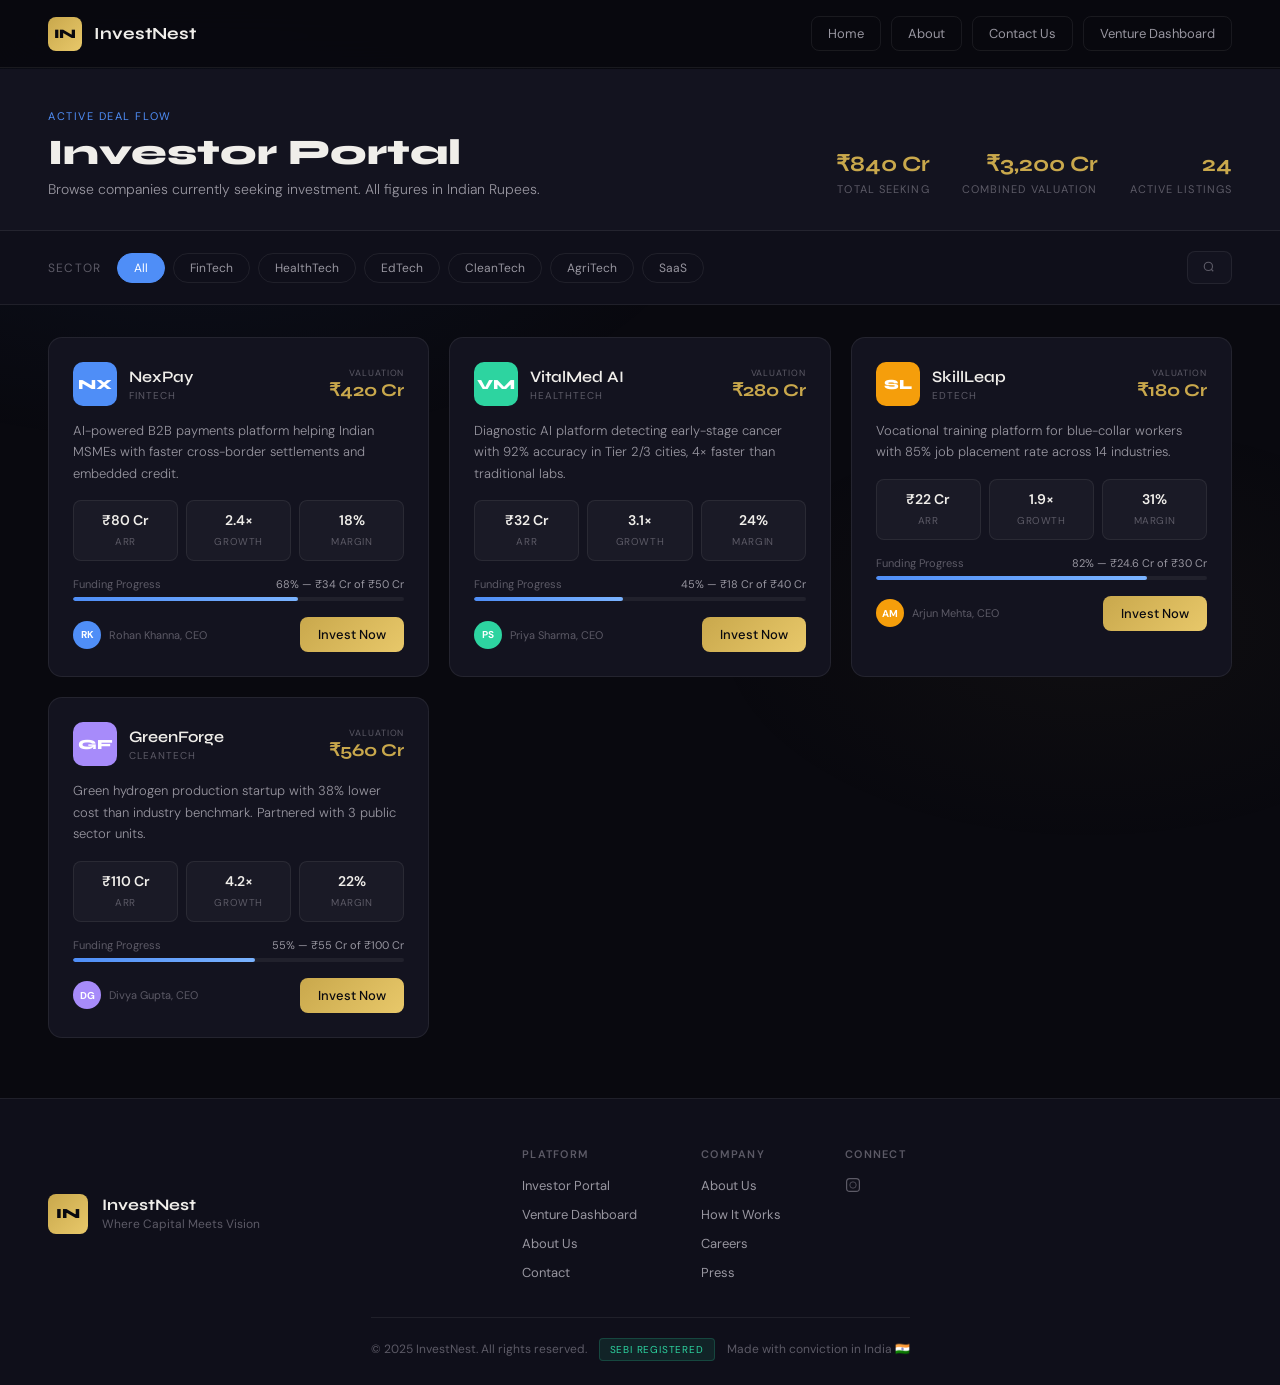
<file: invest.html>
<!DOCTYPE html>
<html lang="en">
<head>
  <meta charset="UTF-8" />
  <meta name="viewport" content="width=device-width, initial-scale=1.0" />
  <title>InvestNest — Invest Now</title>
  <link rel="preconnect" href="https://fonts.googleapis.com">
  <link rel="preconnect" href="https://fonts.gstatic.com" crossorigin>
  <link href="https://fonts.googleapis.com/css2?family=Syne:wght@400;600;700;800&family=DM+Sans:wght@300;400;500&display=swap" rel="stylesheet">
  <link rel="stylesheet" href="investor.css" />
  <style>

    .invest-page {
      max-width: 720px;
      margin: 100px auto 60px;
      padding: 0 24px;
      position: relative;
      z-index: 1;
    }

    .invest-card {
      background: var(--surface);
      border: 1px solid var(--border);
      border-radius: var(--radius);
      overflow: hidden;
    }

    .invest-header {
      background: linear-gradient(160deg, #111120 0%, #0d0d18 100%);
      border-bottom: 1px solid var(--border);
      padding: 32px 36px;
    }

    .invest-header-top {
      display: flex;
      align-items: center;
      gap: 14px;
      margin-bottom: 20px;
    }

    .invest-logo {
      width: 48px; height: 48px; border-radius: 12px;
      background: linear-gradient(135deg, var(--gold), var(--gold-light));
      display: flex; align-items: center; justify-content: center;
      font-family: 'Syne', sans-serif; font-weight: 800; font-size: 16px; color: #09090f;
    }

    .invest-title-group h2 {
      font-family: 'Syne', sans-serif; font-size: 22px; font-weight: 700; color: var(--text-1);
    }
    .invest-title-group span {
      font-size: 12px; color: var(--text-3); text-transform: uppercase; letter-spacing: 0.1em;
    }

    .invest-deal-grid {
      display: grid;
      grid-template-columns: repeat(3, 1fr);
      gap: 16px;
    }

    .deal-item { display: flex; flex-direction: column; gap: 4px; }
    .deal-item span { font-size: 10px; color: var(--text-3); text-transform: uppercase; letter-spacing: 0.08em; }
    .deal-item strong { font-size: 14px; color: var(--text-1); font-weight: 500; }
    .deal-item strong.gold { color: var(--gold); font-family: 'Syne', sans-serif; font-size: 16px; }

    .invest-body {
      padding: 36px;
    }

    .step-badge {
      display: inline-flex;
      align-items: center;
      gap: 8px;
      background: var(--gold-dim);
      border: 1px solid rgba(201,168,76,0.2);
      padding: 6px 14px;
      border-radius: 20px;
      font-size: 12px;
      color: var(--gold);
      margin-bottom: 24px;
      font-weight: 500;
    }

    .step-badge .num {
      width: 20px; height: 20px; border-radius: 50%;
      background: var(--gold); color: #09090f;
      display: flex; align-items: center; justify-content: center;
      font-size: 11px; font-weight: 700;
    }

    .step-section { display: none; }
    .step-section.active { display: block; animation: fadeIn 0.3s ease; }

    @keyframes fadeIn {
      from { opacity: 0; transform: translateY(10px); }
      to { opacity: 1; transform: none; }
    }

    .step-title { font-family: 'Syne', sans-serif; font-size: 20px; font-weight: 700; color: var(--text-1); margin-bottom: 6px; }
    .step-sub { font-size: 13px; color: var(--text-2); margin-bottom: 24px; }

    .amount-presets { display: flex; gap: 8px; flex-wrap: wrap; margin-bottom: 20px; }
    .preset {
      padding: 10px 20px; border-radius: 8px; font-size: 13px; font-weight: 500;
      background: rgba(255,255,255,0.04); border: 1px solid var(--border);
      color: var(--text-2); cursor: pointer; font-family: 'DM Sans', sans-serif;
      transition: all 0.2s;
    }
    .preset:hover, .preset.selected { background: var(--gold-dim); border-color: var(--gold); color: var(--gold); }

    .field-group { margin-bottom: 18px; }
    .field-group label { display: block; font-size: 12px; color: var(--text-2); margin-bottom: 8px; text-transform: uppercase; letter-spacing: 0.08em; }
    .field-group input, .field-group select {
      width: 100%; background: rgba(255,255,255,0.04); border: 1px solid var(--border);
      border-radius: 8px; padding: 12px 16px; color: var(--text-1); font-size: 14px;
      font-family: 'DM Sans', sans-serif; outline: none; transition: border-color 0.2s;
    }
    .field-group input:focus, .field-group select:focus { border-color: var(--blue); }
    .field-group select option { background: var(--surface); }

    .input-wrap { position: relative; display: flex; align-items: center; }
    .input-prefix, .input-suffix {
      position: absolute; font-size: 14px; color: var(--text-2); pointer-events: none;
    }
    .input-prefix { left: 14px; }
    .input-suffix { right: 14px; }
    .input-wrap input { padding-left: 28px; padding-right: 60px; }
    .field-hint { font-size: 12px; color: var(--gold); margin-top: 6px; min-height: 18px; }

    .radio-group { display: flex; gap: 12px; flex-wrap: wrap; }
    .radio-opt {
      display: flex; align-items: center; gap: 8px;
      padding: 10px 16px; border-radius: 8px; border: 1px solid var(--border);
      cursor: pointer; font-size: 13px; color: var(--text-2); transition: all 0.2s;
    }
    .radio-opt:has(input:checked) { border-color: var(--blue); color: var(--blue); background: rgba(79,142,247,0.08); }
    .radio-opt input { display: none; }

    .form-grid { display: grid; grid-template-columns: 1fr 1fr; gap: 0 16px; }
    .form-grid .field-group.full { grid-column: span 2; }

    .btn-row { display: flex; align-items: center; justify-content: space-between; margin-top: 8px; }

    .btn-primary {
      display: flex; align-items: center; gap: 8px;
      padding: 13px 24px; border-radius: 10px; font-family: 'DM Sans', sans-serif;
      font-size: 14px; font-weight: 500;
      background: linear-gradient(135deg, var(--gold), var(--gold-light));
      color: #09090f; border: none; cursor: pointer; transition: all 0.2s;
    }
    .btn-primary:hover { transform: translateY(-2px); box-shadow: 0 8px 24px rgba(201,168,76,0.3); }
    .btn-primary:disabled { opacity: 0.5; cursor: not-allowed; transform: none; box-shadow: none; }

    .btn-secondary {
      font-size: 13px; color: var(--text-2); background: transparent;
      border: 1px solid var(--border); padding: 10px 18px; border-radius: 8px;
      cursor: pointer; font-family: 'DM Sans', sans-serif; transition: all 0.2s;
      text-decoration: none; display: inline-flex; align-items: center; gap: 6px;
    }
    .btn-secondary:hover { color: var(--text-1); border-color: var(--border-bright); }

    .payment-amount-display {
      background: rgba(201,168,76,0.08); border: 1px solid rgba(201,168,76,0.2);
      border-radius: 10px; padding: 16px 20px; margin-bottom: 20px; text-align: center;
    }
    .pad-label { font-size: 11px; color: var(--text-3); text-transform: uppercase; letter-spacing: 0.1em; margin-bottom: 4px; }
    .pad-value { font-family: 'Syne', sans-serif; font-size: 28px; font-weight: 800; color: var(--gold); }

    .payment-tabs { display: flex; gap: 0; margin-bottom: 20px; border: 1px solid var(--border); border-radius: 10px; overflow: hidden; }
    .ptab {
      flex: 1; padding: 10px; font-size: 13px; font-weight: 500;
      background: transparent; border: none; color: var(--text-2);
      cursor: pointer; font-family: 'DM Sans', sans-serif;
      border-right: 1px solid var(--border); transition: all 0.2s;
    }
    .ptab:last-child { border-right: none; }
    .ptab.active { background: var(--blue); color: white; }

    .payment-panel { display: none; }
    .payment-panel.active { display: block; animation: fadeIn 0.3s ease; }

    .upi-qr { display: flex; flex-direction: column; align-items: center; margin-bottom: 16px; }
    .qr-placeholder {
      width: 140px; height: 140px; background: rgba(255,255,255,0.04);
      border: 1px solid var(--border); border-radius: 12px;
      display: flex; align-items: center; justify-content: center;
      color: var(--text-2); padding: 12px; margin-bottom: 8px;
    }
    .qr-placeholder svg { width: 100%; height: 100%; }
    .qr-label { font-size: 11px; color: var(--text-3); }
    .upi-or { text-align: center; font-size: 12px; color: var(--text-3); margin-bottom: 12px; }

    .bank-details { border: 1px solid var(--border); border-radius: 10px; overflow: hidden; margin-bottom: 14px; }
    .bd-row {
      display: flex; justify-content: space-between; align-items: center;
      padding: 12px 16px; border-bottom: 1px solid var(--border); font-size: 13px;
    }
    .bd-row:last-child { border-bottom: none; }
    .bd-row span { color: var(--text-3); font-size: 12px; }
    .bd-row strong { color: var(--text-1); }
    .bd-row.reference strong { color: var(--gold); font-family: 'DM Mono', monospace; }
    .neft-note { font-size: 12px; color: var(--text-3); margin-bottom: 16px; line-height: 1.6; }

    .card-form { display: grid; grid-template-columns: 1fr 1fr; gap: 0 16px; }
    .card-form .field-group.full { grid-column: span 2; }

    .pay-btn {
      width: 100%; padding: 14px; border-radius: 10px; font-family: 'DM Sans', sans-serif;
      font-size: 15px; font-weight: 500;
      background: linear-gradient(135deg, var(--gold), var(--gold-light));
      color: #09090f; border: none; cursor: pointer; margin-top: 8px; transition: all 0.2s;
    }
    .pay-btn:hover { transform: translateY(-2px); box-shadow: 0 8px 24px rgba(201,168,76,0.3); }
    .pay-btn:disabled { opacity: 0.5; cursor: not-allowed; transform: none; box-shadow: none; }


    .success-screen {
      display: flex; flex-direction: column; align-items: center; justify-content: center;
      text-align: center; padding: 20px 0;
    }
    .success-icon { width: 80px; height: 80px; margin-bottom: 24px; }
    .success-icon svg { width: 100%; height: 100%; }
    .circle-anim { animation: draw-circle 0.7s ease forwards; }
    .check-anim { animation: draw-check 0.4s ease 0.6s forwards; }
    @keyframes draw-circle { to { stroke-dashoffset: 0; } }
    @keyframes draw-check { to { stroke-dashoffset: 0; } }
    .success-title { font-family: 'Syne', sans-serif; font-size: 26px; font-weight: 800; color: var(--text-1); margin-bottom: 12px; }
    .success-msg { font-size: 14px; color: var(--text-2); max-width: 340px; line-height: 1.7; margin-bottom: 16px; }
    .success-ref {
      font-size: 13px; color: var(--gold); background: var(--gold-dim);
      border: 1px solid rgba(201,168,76,0.2); padding: 8px 20px; border-radius: 6px;
      font-weight: 500; margin-bottom: 24px;
    }

    .step-progress {
      display: flex; align-items: center; gap: 8px; margin-bottom: 28px;
    }
    .sp-dot {
      width: 8px; height: 8px; border-radius: 50%;
      background: var(--border-bright); transition: all 0.3s;
    }
    .sp-dot.done { background: var(--green); }
    .sp-dot.active { background: var(--gold); width: 24px; border-radius: 4px; }
    .sp-line {
      flex: 1; height: 2px; background: var(--border); border-radius: 1px;
    }
    .sp-line.done { background: var(--green); }

    @media (max-width: 768px) {
      .invest-page { margin-top: 80px; }
      .invest-deal-grid { grid-template-columns: 1fr; }
      .invest-body { padding: 24px 20px; }
      .form-grid { grid-template-columns: 1fr; }
      .form-grid .field-group.full { grid-column: span 1; }
      .card-form { grid-template-columns: 1fr; }
      .card-form .field-group.full { grid-column: span 1; }
    }
  </style>
</head>
<body>

  <div class="bg-mesh"></div>

  <nav class="navbar" id="navbar">
    <div class="nav-logo">
      <a href="index.html" style="display:flex;align-items:center;gap:12px;text-decoration:none;">
        <span class="logo-mark">IN</span>
        <span class="logo-text">InvestNest</span>
      </a>
    </div>
    <div class="nav-actions">
      <a href="investor.html" class="nav-link">← Back to Deals</a>
    </div>
  </nav>

  <div class="invest-page">
    <div class="invest-card">

      <div class="invest-header">
        <div class="invest-header-top">
          <div class="invest-logo">IN</div>
          <div class="invest-title-group">
            <h2 id="deal-company">Loading...</h2>
            <span id="deal-sector">—</span>
          </div>
        </div>
        <div class="invest-deal-grid">
          <div class="deal-item">
            <span>Valuation</span>
            <strong class="gold" id="deal-valuation">—</strong>
          </div>
          <div class="deal-item">
            <span>Target Round</span>
            <strong id="deal-target">—</strong>
          </div>
          <div class="deal-item">
            <span>Already Raised</span>
            <strong id="deal-raised">—</strong>
          </div>
        </div>
      </div>

      <div class="invest-body">

        <div class="step-progress" id="step-progress">
          <span class="sp-dot active" data-step="1"></span>
          <span class="sp-line"></span>
          <span class="sp-dot" data-step="2"></span>
          <span class="sp-line"></span>
          <span class="sp-dot" data-step="3"></span>
          <span class="sp-line"></span>
          <span class="sp-dot" data-step="4"></span>
        </div>

        <div class="step-section active" id="step-1">
          <div class="step-badge"><span class="num">1</span> Investment Amount</div>
          <div class="step-title">How much would you like to invest?</div>
          <div class="step-sub">Choose a preset or enter a custom amount. Minimum ticket size is ₹5 Lakhs.</div>

          <div class="amount-presets">
            <button class="preset" data-val="25">₹25 L</button>
            <button class="preset" data-val="50">₹50 L</button>
            <button class="preset" data-val="100">₹1 Cr</button>
            <button class="preset" data-val="250">₹2.5 Cr</button>
          </div>

          <div class="field-group">
            <label>Custom Amount (in Lakhs)</label>
            <div class="input-wrap">
              <span class="input-prefix">₹</span>
              <input type="number" id="amount-input" placeholder="e.g. 75" min="5" />
              <span class="input-suffix">Lakhs</span>
            </div>
            <div class="field-hint" id="amount-hint"></div>
          </div>

          <div class="field-group">
            <label>Investment Type</label>
            <div class="radio-group">
              <label class="radio-opt"><input type="radio" name="inv-type" value="equity" checked /><span>Equity</span></label>
              <label class="radio-opt"><input type="radio" name="inv-type" value="convertible" /><span>Convertible Note</span></label>
              <label class="radio-opt"><input type="radio" name="inv-type" value="debt" /><span>Venture Debt</span></label>
            </div>
          </div>

          <div class="btn-row">
            <a href="investor.html" class="btn-secondary">← Cancel</a>
            <button class="btn-primary" id="btn-step1">Continue →</button>
          </div>
        </div>

        <div class="step-section" id="step-2">
          <div class="step-badge"><span class="num">2</span> Investor Details</div>
          <div class="step-title">Tell us about yourself</div>
          <div class="step-sub">We need this for KYC and to generate your investment agreement.</div>

          <div class="form-grid">
            <div class="field-group">
              <label>Full Name</label>
              <input type="text" id="inv-name" placeholder="Arjun Sharma" />
            </div>
            <div class="field-group">
              <label>PAN Number</label>
              <input type="text" id="inv-pan" placeholder="ABCDE1234F" maxlength="10" style="text-transform:uppercase" />
            </div>
            <div class="field-group">
              <label>Email Address</label>
              <input type="email" id="inv-email" placeholder="arjun@example.com" />
            </div>
            <div class="field-group">
              <label>Phone Number</label>
              <input type="tel" id="inv-phone" placeholder="+91 98765 43210" />
            </div>
            <div class="field-group full">
              <label>Entity Type</label>
              <select id="inv-entity">
                <option>Individual Investor</option>
                <option>HUF</option>
                <option>Company / LLP</option>
                <option>Family Office</option>
                <option>Foreign Portfolio Investor</option>
              </select>
            </div>
          </div>

          <div class="btn-row">
            <button class="btn-secondary" id="btn-back2">← Back</button>
            <button class="btn-primary" id="btn-step2">Continue →</button>
          </div>
        </div>

        <div class="step-section" id="step-3">
          <div class="step-badge"><span class="num">3</span> Payment</div>
          <div class="step-title">Fund your commitment</div>
          <div class="step-sub">Choose your preferred payment method below.</div>

          <div class="payment-amount-display">
            <div class="pad-label">Amount to Transfer</div>
            <div class="pad-value" id="pad-value">—</div>
          </div>

          <div class="payment-tabs">
            <button class="ptab active" data-tab="upi">UPI</button>
            <button class="ptab" data-tab="neft">NEFT / RTGS</button>
            <button class="ptab" data-tab="card">Card</button>
          </div>

          <div class="payment-panel active" id="panel-upi">
            <div class="upi-qr">
              <div class="qr-placeholder">
                <svg viewBox="0 0 100 100" fill="none" xmlns="http://www.w3.org/2000/svg">
                  <rect x="10" y="10" width="35" height="35" rx="3" stroke="currentColor" stroke-width="3"/>
                  <rect x="18" y="18" width="19" height="19" rx="1" fill="currentColor"/>
                  <rect x="55" y="10" width="35" height="35" rx="3" stroke="currentColor" stroke-width="3"/>
                  <rect x="63" y="18" width="19" height="19" rx="1" fill="currentColor"/>
                  <rect x="10" y="55" width="35" height="35" rx="3" stroke="currentColor" stroke-width="3"/>
                  <rect x="18" y="63" width="19" height="19" rx="1" fill="currentColor"/>
                  <rect x="55" y="55" width="12" height="12" rx="1" fill="currentColor"/>
                  <rect x="73" y="55" width="12" height="12" rx="1" fill="currentColor"/>
                  <rect x="55" y="73" width="12" height="12" rx="1" fill="currentColor"/>
                  <rect x="73" y="73" width="12" height="12" rx="1" fill="currentColor"/>
                </svg>
              </div>
              <div class="qr-label">Scan with any UPI app</div>
            </div>
            <div class="upi-or">— or enter UPI ID —</div>
            <div class="field-group">
              <input type="text" placeholder="yourname@upi" />
            </div>
            <button class="pay-btn" id="pay-upi">Pay via UPI</button>
          </div>

          <div class="payment-panel" id="panel-neft">
            <div class="bank-details">
              <div class="bd-row"><span>Account Name</span><strong>InvestNest Escrow A/c</strong></div>
              <div class="bd-row"><span>Account Number</span><strong>9876543210001</strong></div>
              <div class="bd-row"><span>IFSC Code</span><strong>HDFC0001234</strong></div>
              <div class="bd-row"><span>Bank</span><strong>HDFC Bank, MG Road, Bengaluru</strong></div>
              <div class="bd-row reference"><span>Reference Code</span><strong id="neft-ref">—</strong></div>
            </div>
            <p class="neft-note">Use the reference code above when transferring. Funds are held in escrow until deal closure. You can also save these details for later.</p>
            <button class="pay-btn" id="pay-neft">I've Transferred the Funds</button>
          </div>

          <div class="payment-panel" id="panel-card">
            <div class="card-form">
              <div class="field-group full">
                <label>Card Number</label>
                <input type="text" placeholder="1234 5678 9012 3456" maxlength="19" id="card-num" />
              </div>
              <div class="field-group">
                <label>Expiry</label>
                <input type="text" placeholder="MM/YY" maxlength="5" />
              </div>
              <div class="field-group">
                <label>CVV</label>
                <input type="password" placeholder="•••" maxlength="4" />
              </div>
              <div class="field-group full">
                <label>Cardholder Name</label>
                <input type="text" placeholder="As on card" />
              </div>
            </div>
            <button class="pay-btn" id="pay-card">Pay Securely</button>
          </div>

          <div class="btn-row" style="margin-top:16px;">
            <button class="btn-secondary" id="btn-back3">← Back</button>
          </div>
        </div>

        <div class="step-section" id="step-4">
          <div class="success-screen">
            <div class="success-icon">
              <svg viewBox="0 0 60 60" fill="none">
                <circle cx="30" cy="30" r="28" stroke="var(--green)" stroke-width="2.5" stroke-dasharray="175" stroke-dashoffset="175" class="circle-anim"/>
                <path d="M18 30l9 9 15-16" stroke="var(--green)" stroke-width="3" stroke-linecap="round" stroke-linejoin="round" stroke-dasharray="40" stroke-dashoffset="40" class="check-anim"/>
              </svg>
            </div>
            <h2 class="success-title">Investment Committed!</h2>
            <p class="success-msg" id="success-msg">Your commitment has been registered. You will receive a confirmation email within 24 hours.</p>
            <div class="success-ref" id="success-ref">Reference: —</div>
            <a href="investor.html" class="btn-primary">Browse More Deals</a>
          </div>
        </div>
      </div>
    </div>
  </div>

  <footer class="main-footer" style="margin-top:40px;">
    <div class="footer-bottom" style="max-width:720px; margin:0 auto; padding:20px 24px; border-top:1px solid var(--border); display:flex; justify-content:space-between; flex-wrap:wrap; gap:12px; font-size:12px; color:var(--text-3);">
      <span>© 2025 InvestNest. All rights reserved.</span>
      <span class="footer-badge">SEBI Registered</span>
    </div>
  </footer>

  <script src="invest.js"></script>
</body>
</html>
</file>
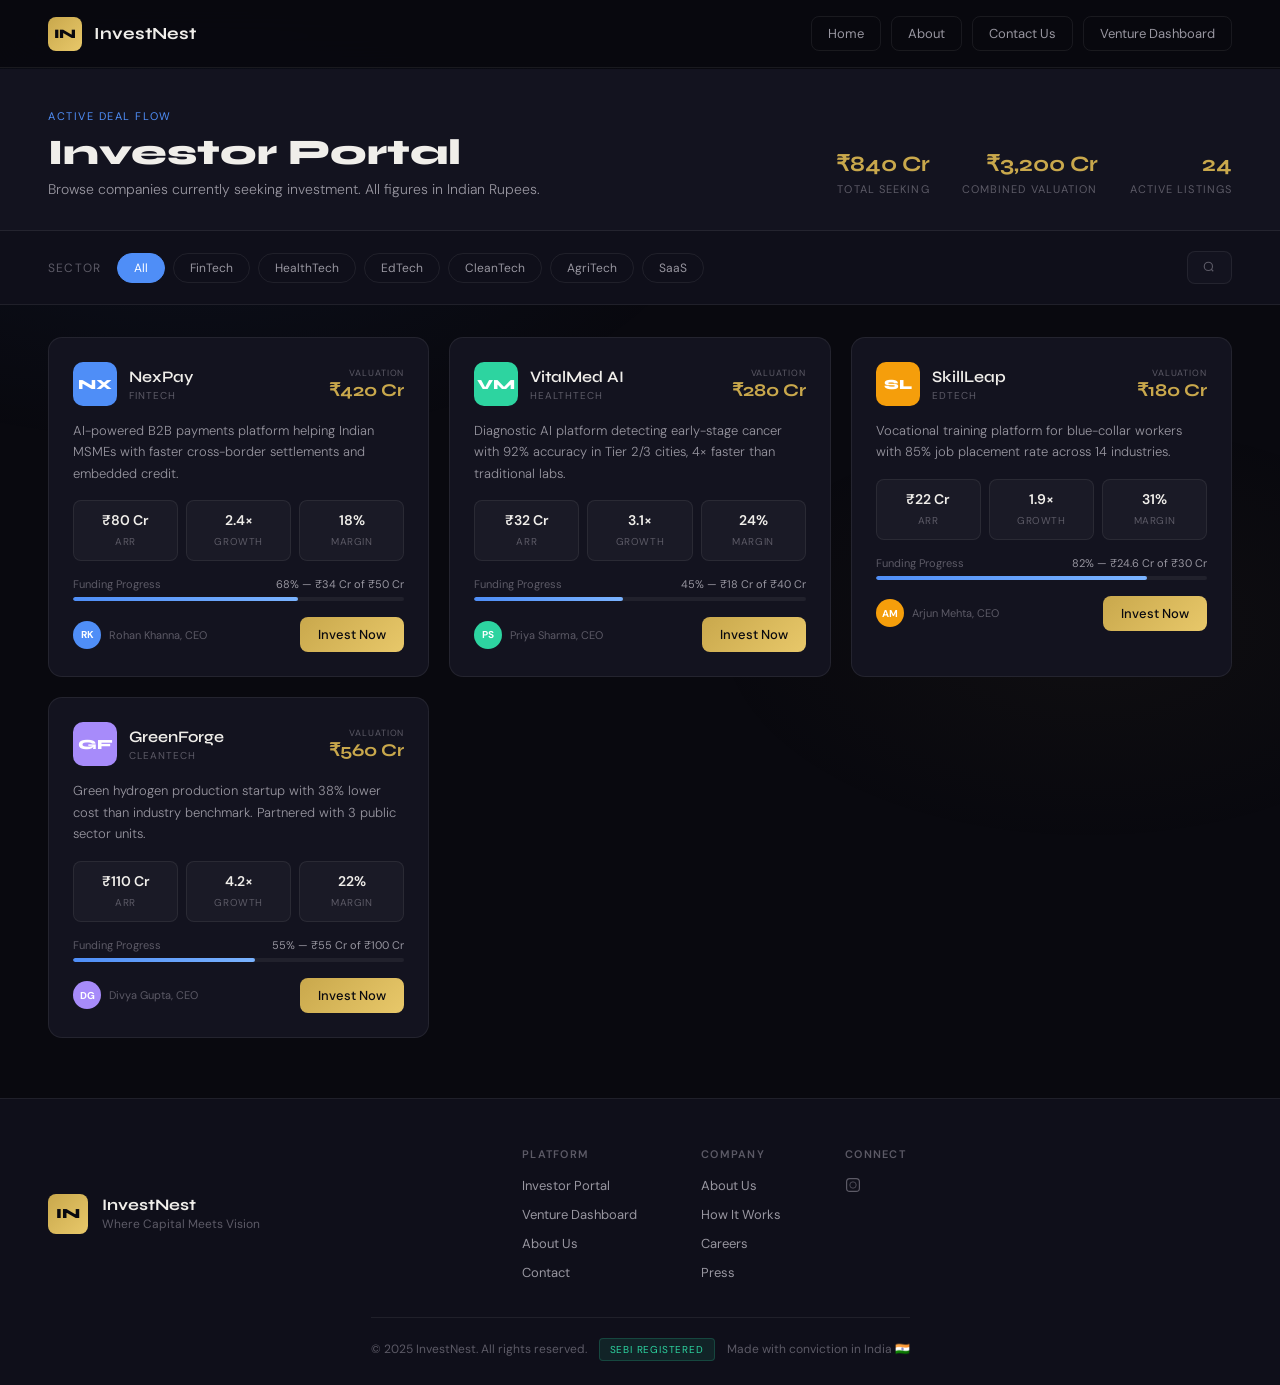
<file: investor.html>
<!DOCTYPE html>
<html lang="en">
<head>
  <meta charset="UTF-8" />
  <meta name="viewport" content="width=device-width, initial-scale=1.0" />
  <title>InvestNest — Investor Portal</title>
  <link rel="preconnect" href="https://fonts.googleapis.com">
  <link rel="preconnect" href="https://fonts.gstatic.com" crossorigin>
  <link href="https://fonts.googleapis.com/css2?family=Syne:wght@400;600;700;800&family=DM+Sans:wght@300;400;500&display=swap" rel="stylesheet">
  <link rel="stylesheet" href="investor.css" />
</head>
<body>

  <div class="bg-mesh"></div>

  <nav class="navbar" id="navbar">
    <div class="nav-logo">
      <a href="index.html" style="display:flex;align-items:center;gap:12px;text-decoration:none;">
        <span class="logo-mark">IN</span>
        <span class="logo-text">InvestNest</span>
      </a>
    </div>
    <div class="nav-actions" style="display:flex;gap:10px;">
      <a href="index.html" class="nav-link">Home</a>
      <a href="about.html" class="nav-link">About</a>
      <a href="contact.html" class="nav-link">Contact Us</a>
      <a href="venture.html" class="nav-link">Venture Dashboard</a>
    </div>
  </nav>

  <div class="page-header">
    <div class="page-header-inner">
      <div>
        <div class="page-eyebrow">Active Deal Flow</div>
        <h1 class="page-title">Investor Portal</h1>
        <p class="page-sub">Browse companies currently seeking investment. All figures in Indian Rupees.</p>
      </div>
      <div class="header-stats">
        <div class="hstat"><span class="hstat-val">₹840 Cr</span><span class="hstat-label">Total Seeking</span></div>
        <div class="hstat"><span class="hstat-val">₹3,200 Cr</span><span class="hstat-label">Combined Valuation</span></div>
        <div class="hstat"><span class="hstat-val">24</span><span class="hstat-label">Active Listings</span></div>
      </div>
    </div>
  </div>

  <div class="filter-bar">
    <span class="filter-label">Sector</span>
    <div class="filter-pills">
      <button class="pill active" data-filter="all">All</button>
      <button class="pill" data-filter="FinTech">FinTech</button>
      <button class="pill" data-filter="HealthTech">HealthTech</button>
      <button class="pill" data-filter="EdTech">EdTech</button>
      <button class="pill" data-filter="CleanTech">CleanTech</button>
      <button class="pill" data-filter="AgriTech">AgriTech</button>
      <button class="pill" data-filter="SaaS">SaaS</button>
    </div>
    <div class="filter-search">
      <svg viewBox="0 0 20 20" fill="none"><circle cx="8.5" cy="8.5" r="5.5" stroke="currentColor" stroke-width="1.5"/><path d="M15 15l-3-3" stroke="currentColor" stroke-width="1.5" stroke-linecap="ro[...]
      <input type="text" id="search-input" placeholder="Search companies..." />
    </div>
  </div>

  <div class="cards-grid" id="cards-grid">

    <div class="company-card" data-sector="FinTech">
      <div class="card-header">
        <div class="logo-name">
          <div class="logo-box" style="--c:#4f8ef7">NX</div>
          <div class="co-info">
            <div class="co-name">NexPay</div>
            <div class="co-sector">FinTech</div>
          </div>
        </div>
        <div class="valuation">
          <div class="val-label">Valuation</div>
          <div class="val-num">₹420 Cr</div>
        </div>
      </div>
      <p class="co-desc">AI-powered B2B payments platform helping Indian MSMEs with faster cross-border settlements and embedded credit.</p>
      <div class="metrics">
        <div class="metric"><strong>₹80 Cr</strong><small>ARR</small></div>
        <div class="metric"><strong>2.4×</strong><small>Growth</small></div>
        <div class="metric"><strong>18%</strong><small>Margin</small></div>
      </div>
      <div class="progress-row">
        <span>Funding Progress</span>
        <span class="progress-pct">68% — ₹34 Cr of ₹50 Cr</span>
      </div>
      <div class="progress-track"><div class="progress-fill" style="--w:68%"></div></div>
      <div class="card-footer">
        <div class="founder">
          <div class="founder-av" style="--c:#4f8ef7">RK</div>
          <div class="founder-name">Rohan Khanna, CEO</div>
        </div>
        <button class="invest-btn" data-company="NexPay" data-valuation="₹420 Cr" data-target="₹50 Cr" data-raised="₹34 Cr" data-sector="FinTech">Invest Now</button>
      </div>
    </div>

    <div class="company-card" data-sector="HealthTech">
      <div class="card-header">
        <div class="logo-name">
          <div class="logo-box" style="--c:#2dd4a0">VM</div>
          <div class="co-info">
            <div class="co-name">VitalMed AI</div>
            <div class="co-sector">HealthTech</div>
          </div>
        </div>
        <div class="valuation">
          <div class="val-label">Valuation</div>
          <div class="val-num">₹280 Cr</div>
        </div>
      </div>
      <p class="co-desc">Diagnostic AI platform detecting early-stage cancer with 92% accuracy in Tier 2/3 cities, 4× faster than traditional labs.</p>
      <div class="metrics">
        <div class="metric"><strong>₹32 Cr</strong><small>ARR</small></div>
        <div class="metric"><strong>3.1×</strong><small>Growth</small></div>
        <div class="metric"><strong>24%</strong><small>Margin</small></div>
      </div>
      <div class="progress-row">
        <span>Funding Progress</span>
        <span class="progress-pct">45% — ₹18 Cr of ₹40 Cr</span>
      </div>
      <div class="progress-track"><div class="progress-fill" style="--w:45%"></div></div>
      <div class="card-footer">
        <div class="founder">
          <div class="founder-av" style="--c:#2dd4a0">PS</div>
          <div class="founder-name">Priya Sharma, CEO</div>
        </div>
        <button class="invest-btn" data-company="VitalMed AI" data-valuation="₹280 Cr" data-target="₹40 Cr" data-raised="₹18 Cr" data-sector="HealthTech">Invest Now</button>
      </div>
    </div>

    <div class="company-card" data-sector="EdTech">
      <div class="card-header">
        <div class="logo-name">
          <div class="logo-box" style="--c:#f59e0b">SL</div>
          <div class="co-info">
            <div class="co-name">SkillLeap</div>
            <div class="co-sector">EdTech</div>
          </div>
        </div>
        <div class="valuation">
          <div class="val-label">Valuation</div>
          <div class="val-num">₹180 Cr</div>
        </div>
      </div>
      <p class="co-desc">Vocational training platform for blue-collar workers with 85% job placement rate across 14 industries.</p>
      <div class="metrics">
        <div class="metric"><strong>₹22 Cr</strong><small>ARR</small></div>
        <div class="metric"><strong>1.9×</strong><small>Growth</small></div>
        <div class="metric"><strong>31%</strong><small>Margin</small></div>
      </div>
      <div class="progress-row">
        <span>Funding Progress</span>
        <span class="progress-pct">82% — ₹24.6 Cr of ₹30 Cr</span>
      </div>
      <div class="progress-track"><div class="progress-fill" style="--w:82%"></div></div>
      <div class="card-footer">
        <div class="founder">
          <div class="founder-av" style="--c:#f59e0b">AM</div>
          <div class="founder-name">Arjun Mehta, CEO</div>
        </div>
        <button class="invest-btn" data-company="SkillLeap" data-valuation="₹180 Cr" data-target="₹30 Cr" data-raised="₹24.6 Cr" data-sector="EdTech">Invest Now</button>
      </div>
    </div>

    <div class="company-card" data-sector="CleanTech">
      <div class="card-header">
        <div class="logo-name">
          <div class="logo-box" style="--c:#a78bfa">GF</div>
          <div class="co-info">
            <div class="co-name">GreenForge</div>
            <div class="co-sector">CleanTech</div>
          </div>
        </div>
        <div class="valuation">
          <div class="val-label">Valuation</div>
          <div class="val-num">₹560 Cr</div>
        </div>
      </div>
      <p class="co-desc">Green hydrogen production startup with 38% lower cost than industry benchmark. Partnered with 3 public sector units.</p>
      <div class="metrics">
        <div class="metric"><strong>₹110 Cr</strong><small>ARR</small></div>
        <div class="metric"><strong>4.2×</strong><small>Growth</small></div>
        <div class="metric"><strong>22%</strong><small>Margin</small></div>
      </div>
      <div class="progress-row">
        <span>Funding Progress</span>
        <span class="progress-pct">55% — ₹55 Cr of ₹100 Cr</span>
      </div>
      <div class="progress-track"><div class="progress-fill" style="--w:55%"></div></div>
      <div class="card-footer">
        <div class="founder">
          <div class="founder-av" style="--c:#a78bfa">DG</div>
          <div class="founder-name">Divya Gupta, CEO</div>
        </div>
        <button class="invest-btn" data-company="GreenForge" data-valuation="₹560 Cr" data-target="₹100 Cr" data-raised="₹55 Cr" data-sector="CleanTech">Invest Now</button>
      </div>
    </div>

  </div>

  <footer class="main-footer">
    <div class="footer-inner">
      <div class="footer-brand">
        <div class="footer-logo-mark">IN</div>
        <div class="footer-brand-text">
          <span class="footer-logo-text">InvestNest</span>
          <span class="footer-tagline">Where Capital Meets Vision</span>
        </div>
      </div>
      <div class="footer-links">
        <div class="footer-col">
          <div class="footer-col-title">Platform</div>
          <a href="investor.html" class="footer-link">Investor Portal</a>
          <a href="venture.html" class="footer-link">Venture Dashboard</a>
          <a href="about.html" class="footer-link">About Us</a>
          <a href="contact.html" class="footer-link">Contact</a>
        </div>
        <div class="footer-col">
          <div class="footer-col-title">Company</div>
          <a href="about.html" class="footer-link">About Us</a>
          <a href="about.html" class="footer-link">How It Works</a>
          <a href="contact.html" class="footer-link">Careers</a>
          <a href="contact.html" class="footer-link">Press</a>
        </div>
        <div class="footer-col">
          <div class="footer-col-title">Connect</div>
          <a href="https://www.instagram.com/_.vansham.bansal._?igsh=MTk0OHlqb3VlaXloeA%3D%3D&utm_source=qr" target="_blank" rel="noopener noreferrer" class="footer-link">
            <svg viewBox="0 0 20 20" fill="none"><rect x="2" y="2" width="16" height="16" rx="4" stroke="currentColor" stroke-width="1.5"/><circle cx="10" cy="10" r="4" stroke="currentColor" stroke-wi[...]
            Instagram
          </a>
          <a href="https://www.linkedin.com/in/vansh-bhateja-417178399?utm_source=share_via&utm_content=profile&utm_medium=member_ios" target="_blank" rel="noopener noreferrer" class="footer-link">
            <svg viewBox="0 0 20 20" fill="none"><path d="M13.5 6.5a4 4 0 0 1 4 4v5h-3v-5a1.5 1.5 0 0 0-3 0v5h-3v-5a4 4 0 0 1 4-4z" stroke="currentColor" stroke-width="1.5" stroke-linecap="round" stro[...]
            LinkedIn
          </a>
          <a href="mailto:vaibhavsaini1514@gmail.com" class="footer-link">
            <svg viewBox="0 0 20 20" fill="none"><path d="M2 5h16c.6 0 1 .4 1 1v10c0 .6-.4 1-1 1H2c-.6 0-1-.4-1-1V6c0-.6.4-1 1-1z" stroke="currentColor" stroke-width="1.5" stroke-linecap="round" strok[...]
            Gmail
          </a>
        </div>
      </div>
    </div>
    <div class="footer-bottom">
      <span>&copy; 2025 InvestNest. All rights reserved.</span>
      <span class="footer-badge">SEBI Registered</span>
      <span class="footer-made">Made with conviction in India 🇮🇳</span>
    </div>
  </footer>

  <script src="investor.js"></script>
</body>
</html>
</file>
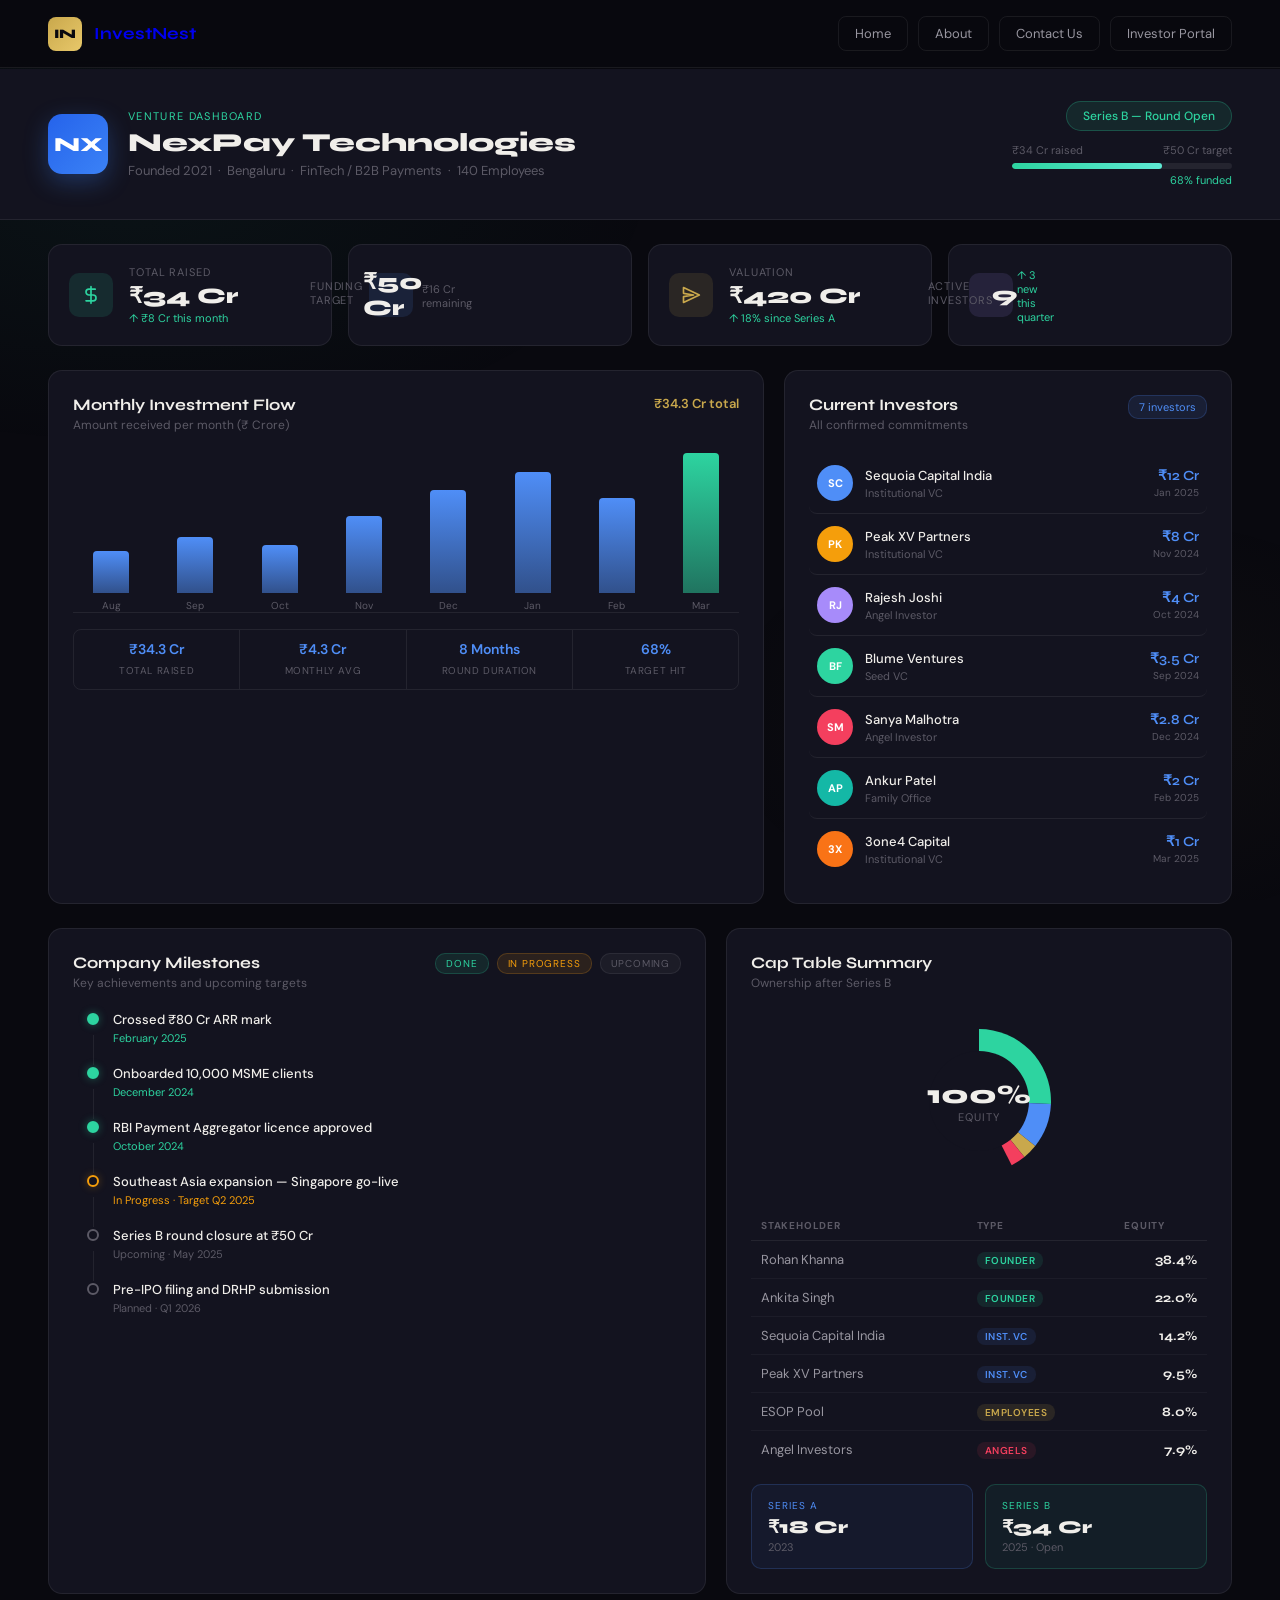
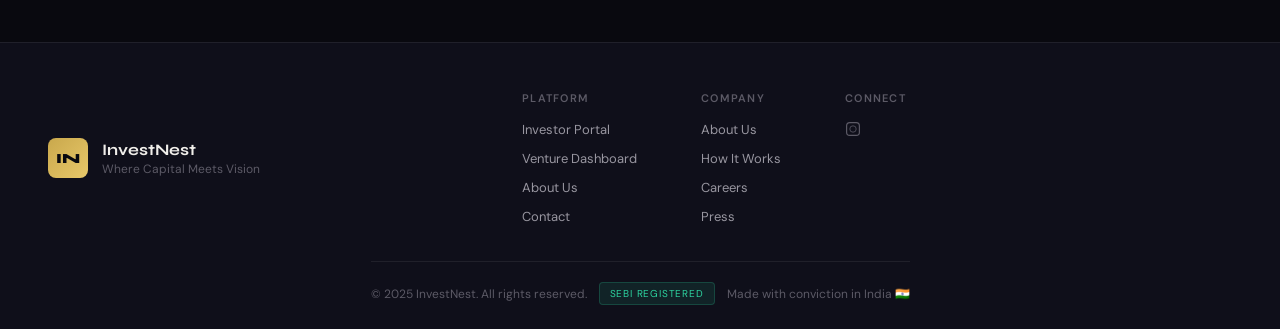
<file: venture.html>
<!DOCTYPE html>
<html lang="en">
<head>
  <meta charset="UTF-8" />
  <meta name="viewport" content="width=device-width, initial-scale=1.0" />
  <title>InvestNest — Venture Dashboard</title>
  <link rel="preconnect" href="https://fonts.googleapis.com">
  <link rel="preconnect" href="https://fonts.gstatic.com" crossorigin>
  <link href="https://fonts.googleapis.com/css2?family=Syne:wght@400;600;700;800&family=DM+Sans:wght@300;400;500&display=swap" rel="stylesheet">
  <link rel="stylesheet" href="venture.css" />
</head>
<body>

  <div class="bg-mesh"></div>

  <nav class="navbar">
    <div class="nav-logo">
      <a href="index.html" style="display:flex;align-items:center;gap:12px;text-decoration:none;">
        <span class="logo-mark">IN</span>
        <span class="logo-text">InvestNest</span>
      </a>
    </div>
    <div class="nav-actions" style="display:flex;gap:10px;">
      <a href="index.html" class="nav-link">Home</a>
      <a href="about.html" class="nav-link">About</a>
      <a href="contact.html" class="nav-link">Contact Us</a>
      <a href="investor.html" class="nav-link">Investor Portal</a>
    </div>
  </nav>

  <div class="company-banner">
    <div class="banner-content">
      <div class="banner-left">
        <div class="company-logo">NX</div>
        <div class="company-info">
          <div class="company-label">Venture Dashboard</div>
          <h1 class="company-name">NexPay Technologies</h1>
          <p class="company-meta">Founded 2021 &nbsp;·&nbsp; Bengaluru &nbsp;·&nbsp; FinTech / B2B Payments &nbsp;·&nbsp; 140 Employees</p>
        </div>
      </div>
      <div class="banner-right">
        <div class="stage-badge">Series B — Round Open</div>
        <div class="round-progress-wrap">
          <div class="rp-label">
            <span>₹34 Cr raised</span>
            <span>₹50 Cr target</span>
          </div>
          <div class="rp-track"><div class="rp-fill" id="main-progress"></div></div>
          <div class="rp-pct">68% funded</div>
        </div>
      </div>
    </div>
  </div>

  <div class="kpi-row">
    <div class="kpi-card" data-delay="0">
      <div class="kpi-icon green">
        <svg viewBox="0 0 24 24" fill="none"><path d="M12 2v20M17 5H9.5a3.5 3.5 0 0 0 0 7h5a3.5 3.5 0 0 1 0 7H6" stroke="currentColor" stroke-width="2" stroke-linecap="round"/></svg>
      </div>
      <div class="kpi-body">
        <div class="kpi-label">Total Raised</div>
        <div class="kpi-value">₹34 Cr</div>
        <div class="kpi-delta positive">↑ ₹8 Cr this month</div>
      </div>
    </div>
    <div class="kpi-card" data-delay="80">
      <div class="kpi-icon blue">
        <svg viewBox="0 0 24 24" fill="none"><circle cx="12" cy="12" r="10" stroke="currentColor" stroke-width="2"/><path d="M12 8v8M8 12h8" stroke="currentColor" stroke-width="2" stroke-linecap="roun[...]
      </div>
      <div class="kpi-body">
        <div class="kpi-label">Funding Target</div>
        <div class="kpi-value">₹50 Cr</div>
        <div class="kpi-delta neutral">₹16 Cr remaining</div>
      </div>
    </div>
    <div class="kpi-card" data-delay="160">
      <div class="kpi-icon gold">
        <svg viewBox="0 0 24 24" fill="none"><path d="M3 21l19-9L3 3v7l12 2-12 2v7z" stroke="currentColor" stroke-width="2" stroke-linejoin="round"/></svg>
      </div>
      <div class="kpi-body">
        <div class="kpi-label">Valuation</div>
        <div class="kpi-value">₹420 Cr</div>
        <div class="kpi-delta positive">↑ 18% since Series A</div>
      </div>
    </div>
    <div class="kpi-card" data-delay="240">
      <div class="kpi-icon purple">
        <svg viewBox="0 0 24 24" fill="none"><path d="M17 21v-2a4 4 0 0 0-4-4H5a4 4 0 0 0-4 4v2" stroke="currentColor" stroke-width="2" stroke-linecap="round"/><circle cx="9" cy="7" r="4" stroke="curr[...]
      </div>
      <div class="kpi-body">
        <div class="kpi-label">Active Investors</div>
        <div class="kpi-value">9</div>
        <div class="kpi-delta positive">↑ 3 new this quarter</div>
      </div>
    </div>
  </div>

  <div class="main-grid">

    <div class="chart-card panel">
      <div class="panel-header">
        <div>
          <div class="panel-title">Monthly Investment Flow</div>
          <div class="panel-sub">Amount received per month (₹ Crore)</div>
        </div>
        <div class="chart-total">₹34.3 Cr total</div>
      </div>
      <div class="bar-chart-wrap" id="bar-chart">
      </div>
      <div class="chart-summary">
        <div class="cs-item"><strong>₹34.3 Cr</strong><small>Total Raised</small></div>
        <div class="cs-item"><strong>₹4.3 Cr</strong><small>Monthly Avg</small></div>
        <div class="cs-item"><strong>8 Months</strong><small>Round Duration</small></div>
        <div class="cs-item"><strong>68%</strong><small>Target Hit</small></div>
      </div>
    </div>

    <div class="investors-card panel">
      <div class="panel-header">
        <div>
          <div class="panel-title">Current Investors</div>
          <div class="panel-sub">All confirmed commitments</div>
        </div>
        <div class="inv-count-badge">7 investors</div>
      </div>
      <div class="inv-list">
        <div class="inv-item" data-delay="0">
          <div class="inv-av" style="--c:#4f8ef7">SC</div>
          <div class="inv-details">
            <div class="inv-name">Sequoia Capital India</div>
            <div class="inv-type">Institutional VC</div>
          </div>
          <div class="inv-right">
            <div class="inv-amount">₹12 Cr</div>
            <div class="inv-date">Jan 2025</div>
          </div>
        </div>
        <div class="inv-item" data-delay="60">
          <div class="inv-av" style="--c:#f59e0b">PK</div>
          <div class="inv-details">
            <div class="inv-name">Peak XV Partners</div>
            <div class="inv-type">Institutional VC</div>
          </div>
          <div class="inv-right">
            <div class="inv-amount">₹8 Cr</div>
            <div class="inv-date">Nov 2024</div>
          </div>
        </div>
        <div class="inv-item" data-delay="120">
          <div class="inv-av" style="--c:#a78bfa">RJ</div>
          <div class="inv-details">
            <div class="inv-name">Rajesh Joshi</div>
            <div class="inv-type">Angel Investor</div>
          </div>
          <div class="inv-right">
            <div class="inv-amount">₹4 Cr</div>
            <div class="inv-date">Oct 2024</div>
          </div>
        </div>
        <div class="inv-item" data-delay="180">
          <div class="inv-av" style="--c:#2dd4a0">BF</div>
          <div class="inv-details">
            <div class="inv-name">Blume Ventures</div>
            <div class="inv-type">Seed VC</div>
          </div>
          <div class="inv-right">
            <div class="inv-amount">₹3.5 Cr</div>
            <div class="inv-date">Sep 2024</div>
          </div>
        </div>
        <div class="inv-item" data-delay="240">
          <div class="inv-av" style="--c:#f43f5e">SM</div>
          <div class="inv-details">
            <div class="inv-name">Sanya Malhotra</div>
            <div class="inv-type">Angel Investor</div>
          </div>
          <div class="inv-right">
            <div class="inv-amount">₹2.8 Cr</div>
            <div class="inv-date">Dec 2024</div>
          </div>
        </div>
        <div class="inv-item" data-delay="300">
          <div class="inv-av" style="--c:#14b8a6">AP</div>
          <div class="inv-details">
            <div class="inv-name">Ankur Patel</div>
            <div class="inv-type">Family Office</div>
          </div>
          <div class="inv-right">
            <div class="inv-amount">₹2 Cr</div>
            <div class="inv-date">Feb 2025</div>
          </div>
        </div>
        <div class="inv-item" data-delay="360">
          <div class="inv-av" style="--c:#f97316">3X</div>
          <div class="inv-details">
            <div class="inv-name">3one4 Capital</div>
            <div class="inv-type">Institutional VC</div>
          </div>
          <div class="inv-right">
            <div class="inv-amount">₹1 Cr</div>
            <div class="inv-date">Mar 2025</div>
          </div>
        </div>
      </div>
    </div>

  </div>

  <div class="bottom-grid">

    <div class="milestones-card panel">
      <div class="panel-header">
        <div>
          <div class="panel-title">Company Milestones</div>
          <div class="panel-sub">Key achievements and upcoming targets</div>
        </div>
        <div class="ms-legend">
          <span class="ms-leg done">Done</span>
          <span class="ms-leg ongoing">In Progress</span>
          <span class="ms-leg pending">Upcoming</span>
        </div>
      </div>
      <div class="milestone-list">
        <div class="ms-item done" data-delay="0">
          <div class="ms-line"></div>
          <div class="ms-dot-wrap"><div class="ms-dot"></div></div>
          <div class="ms-content">
            <div class="ms-title">Crossed ₹80 Cr ARR mark</div>
            <div class="ms-date">February 2025</div>
          </div>
        </div>
        <div class="ms-item done" data-delay="80">
          <div class="ms-line"></div>
          <div class="ms-dot-wrap"><div class="ms-dot"></div></div>
          <div class="ms-content">
            <div class="ms-title">Onboarded 10,000 MSME clients</div>
            <div class="ms-date">December 2024</div>
          </div>
        </div>
        <div class="ms-item done" data-delay="160">
          <div class="ms-line"></div>
          <div class="ms-dot-wrap"><div class="ms-dot"></div></div>
          <div class="ms-content">
            <div class="ms-title">RBI Payment Aggregator licence approved</div>
            <div class="ms-date">October 2024</div>
          </div>
        </div>
        <div class="ms-item ongoing" data-delay="240">
          <div class="ms-line"></div>
          <div class="ms-dot-wrap"><div class="ms-dot"></div></div>
          <div class="ms-content">
            <div class="ms-title">Southeast Asia expansion — Singapore go-live</div>
            <div class="ms-date">In Progress · Target Q2 2025</div>
          </div>
        </div>
        <div class="ms-item pending" data-delay="320">
          <div class="ms-line"></div>
          <div class="ms-dot-wrap"><div class="ms-dot"></div></div>
          <div class="ms-content">
            <div class="ms-title">Series B round closure at ₹50 Cr</div>
            <div class="ms-date">Upcoming · May 2025</div>
          </div>
        </div>
        <div class="ms-item pending last" data-delay="400">
          <div class="ms-line"></div>
          <div class="ms-dot-wrap"><div class="ms-dot"></div></div>
          <div class="ms-content">
            <div class="ms-title">Pre-IPO filing and DRHP submission</div>
            <div class="ms-date">Planned · Q1 2026</div>
          </div>
        </div>
      </div>
    </div>

    <div class="captable-card panel">
      <div class="panel-header">
        <div>
          <div class="panel-title">Cap Table Summary</div>
          <div class="panel-sub">Ownership after Series B</div>
        </div>
      </div>
      <div class="donut-wrap">
        <canvas id="donut-canvas" width="180" height="180"></canvas>
        <div class="donut-center">
          <div class="donut-total">100%</div>
          <div class="donut-label">Equity</div>
        </div>
      </div>
      <table class="cap-table">
        <thead>
          <tr><th>Stakeholder</th><th>Type</th><th>Equity</th></tr>
        </thead>
        <tbody>
          <tr><td>Rohan Khanna</td><td><span class="tag tag-green">Founder</span></td><td>38.4%</td></tr>
          <tr><td>Ankita Singh</td><td><span class="tag tag-green">Founder</span></td><td>22.0%</td></tr>
          <tr><td>Sequoia Capital India</td><td><span class="tag tag-blue">Inst. VC</span></td><td>14.2%</td></tr>
          <tr><td>Peak XV Partners</td><td><span class="tag tag-blue">Inst. VC</span></td><td>9.5%</td></tr>
          <tr><td>ESOP Pool</td><td><span class="tag tag-gold">Employees</span></td><td>8.0%</td></tr>
          <tr><td>Angel Investors</td><td><span class="tag tag-red">Angels</span></td><td>7.9%</td></tr>
        </tbody>
      </table>
      <div class="round-boxes">
        <div class="round-box blue">
          <div class="rb-label">Series A</div>
          <div class="rb-value">₹18 Cr</div>
          <div class="rb-year">2023</div>
        </div>
        <div class="round-box green">
          <div class="rb-label">Series B</div>
          <div class="rb-value">₹34 Cr</div>
          <div class="rb-year">2025 · Open</div>
        </div>
      </div>
    </div>

  </div>

  <footer class="main-footer">
    <div class="footer-inner">
      <div class="footer-brand">
        <div class="footer-logo-mark">IN</div>
        <div class="footer-brand-text">
          <span class="footer-logo-text">InvestNest</span>
          <span class="footer-tagline">Where Capital Meets Vision</span>
        </div>
      </div>
      <div class="footer-links">
        <div class="footer-col">
          <div class="footer-col-title">Platform</div>
          <a href="investor.html" class="footer-link">Investor Portal</a>
          <a href="venture.html" class="footer-link">Venture Dashboard</a>
          <a href="about.html" class="footer-link">About Us</a>
          <a href="contact.html" class="footer-link">Contact</a>
        </div>
        <div class="footer-col">
          <div class="footer-col-title">Company</div>
          <a href="about.html" class="footer-link">About Us</a>
          <a href="about.html" class="footer-link">How It Works</a>
          <a href="contact.html" class="footer-link">Careers</a>
          <a href="contact.html" class="footer-link">Press</a>
        </div>
        <div class="footer-col">
          <div class="footer-col-title">Connect</div>
          <a href="https://www.instagram.com/_.vansham.bansal._?igsh=MTk0OHlqb3VlaXloeA%3D%3D&utm_source=qr" target="_blank" rel="noopener noreferrer" class="footer-link">
            <svg viewBox="0 0 20 20" fill="none"><rect x="2" y="2" width="16" height="16" rx="4" stroke="currentColor" stroke-width="1.5"/><circle cx="10" cy="10" r="4" stroke="currentColor" stroke-wi[...]
            Instagram
          </a>
          <a href="https://www.linkedin.com/in/vansh-bhateja-417178399?utm_source=share_via&utm_content=profile&utm_medium=member_ios" target="_blank" rel="noopener noreferrer" class="footer-link">
            <svg viewBox="0 0 20 20" fill="none"><path d="M13.5 6.5a4 4 0 0 1 4 4v5h-3v-5a1.5 1.5 0 0 0-3 0v5h-3v-5a4 4 0 0 1 4-4z" stroke="currentColor" stroke-width="1.5" stroke-linecap="round" stro[...]
            LinkedIn
          </a>
          <a href="mailto:vaibhavsaini1514@gmail.com" class="footer-link">
            <svg viewBox="0 0 20 20" fill="none"><path d="M2 5h16c.6 0 1 .4 1 1v10c0 .6-.4 1-1 1H2c-.6 0-1-.4-1-1V6c0-.6.4-1 1-1z" stroke="currentColor" stroke-width="1.5" stroke-linecap="round" strok[...]
            Gmail
          </a>
        </div>
      </div>
    </div>
    <div class="footer-bottom">
      <span>&copy; 2025 InvestNest. All rights reserved.</span>
      <span class="footer-badge">SEBI Registered</span>
      <span class="footer-made">Made with conviction in India 🇮🇳</span>
    </div>
  </footer>

  <script src="venture.js"></script>
</body>
</html>
</file>
<file: index.css>
:root {
  --bg: #09090f;
  --bg-2: #0f0f1a;
  --surface: #13131f;
  --surface-2: #1a1a2e;
  --border: rgba(255,255,255,0.07);
  --border-bright: rgba(255,255,255,0.12);
  --gold: #c9a84c;
  --gold-light: #e8c86a;
  --gold-dim: rgba(201,168,76,0.15);
  --blue: #4f8ef7;
  --green: #2dd4a0;
  --text-1: #f0eeea;
  --text-2: #9896a0;
  --text-3: #5c5a66;
  --radius: 16px;
  --transition: 0.35s cubic-bezier(0.16, 1, 0.3, 1);
}

*, *::before, *::after { margin: 0; padding: 0; box-sizing: border-box; }

html { scroll-behavior: smooth; }

body {
  font-family: 'DM Sans', sans-serif;
  background-color: var(--bg);
  color: var(--text-1);
  overflow-x: hidden;
  min-height: 100vh;
}

/* Background */
.bg-mesh {
  position: fixed;
  inset: 0;
  z-index: 0;
  background:
    radial-gradient(ellipse 80% 50% at 20% 20%, rgba(79,142,247,0.06) 0%, transparent 60%),
    radial-gradient(ellipse 60% 40% at 80% 80%, rgba(201,168,76,0.05) 0%, transparent 60%),
    radial-gradient(ellipse 100% 100% at 50% 50%, rgba(45,212,160,0.02) 0%, transparent 70%);
  pointer-events: none;
}

#particle-canvas {
  position: fixed;
  inset: 0;
  z-index: 0;
  pointer-events: none;
  opacity: 0.4;
}

/* Navbar */
.navbar {
  position: fixed;
  top: 0; left: 0; right: 0;
  z-index: 100;
  display: flex;
  align-items: center;
  justify-content: space-between;
  padding: 18px 48px;
  background: rgba(9,9,15,0.6);
  backdrop-filter: blur(20px);
  border-bottom: 1px solid var(--border);
  transition: background var(--transition);
}

.navbar.scrolled {
  background: rgba(9,9,15,0.92);
}

.nav-logo {
  display: flex;
  align-items: center;
  gap: 12px;
  text-decoration: none;
}

.logo-mark {
  width: 36px;
  height: 36px;
  background: linear-gradient(135deg, var(--gold), var(--gold-light));
  border-radius: 8px;
  display: flex;
  align-items: center;
  justify-content: center;
  font-family: 'Syne', sans-serif;
  font-weight: 800;
  font-size: 14px;
  color: #09090f;
}

.logo-text {
  font-family: 'Syne', sans-serif;
  font-weight: 700;
  font-size: 18px;
  color: var(--text-1);
}

.nav-tagline {
  font-size: 12px;
  color: var(--text-3);
  letter-spacing: 0.08em;
  text-transform: uppercase;
  font-weight: 400;
}

.nav-actions {
  display: flex;
  gap: 12px;
}

.nav-link {
  font-size: 13px;
  color: var(--text-2);
  text-decoration: none;
  padding: 8px 16px;
  border-radius: 8px;
  border: 1px solid var(--border);
  transition: all 0.2s ease;
}

.nav-link:hover {
  color: var(--gold);
  border-color: rgba(201,168,76,0.3);
  background: var(--gold-dim);
}

/* Hero */
.hero {
  position: relative;
  z-index: 1;
  min-height: 100vh;
  display: flex;
  flex-direction: column;
  justify-content: center;
  align-items: center;
  text-align: center;
  padding: 120px 24px 80px;
}

.hero-eyebrow {
  font-size: 12px;
  text-transform: uppercase;
  letter-spacing: 0.16em;
  color: var(--gold);
  margin-bottom: 28px;
  opacity: 0;
  transform: translateY(20px);
  transition: all 0.8s cubic-bezier(0.16,1,0.3,1);
}

.hero-eyebrow.visible { opacity: 1; transform: none; }

.hero-title {
  font-family: 'Syne', sans-serif;
  font-weight: 800;
  font-size: clamp(52px, 8vw, 96px);
  line-height: 0.95;
  letter-spacing: -0.03em;
  display: flex;
  flex-direction: column;
  gap: 0;
  margin-bottom: 28px;
}

.hero-title .line {
  display: block;
  opacity: 0;
  transform: translateY(40px);
  transition: all 0.9s cubic-bezier(0.16,1,0.3,1);
}

.hero-title .line.visible { opacity: 1; transform: none; }
.hero-title .line:nth-child(1) { transition-delay: 0.1s; }
.hero-title .line:nth-child(2) { transition-delay: 0.2s; }
.hero-title .line:nth-child(3) { transition-delay: 0.3s; }

.hero-title .accent {
  background: linear-gradient(90deg, var(--gold), var(--gold-light), var(--gold));
  background-size: 200%;
  -webkit-background-clip: text;
  -webkit-text-fill-color: transparent;
  background-clip: text;
  animation: shimmer 4s infinite linear;
}

@keyframes shimmer {
  0% { background-position: 0% }
  100% { background-position: 200% }
}

.hero-sub {
  font-size: 17px;
  color: var(--text-2);
  max-width: 480px;
  line-height: 1.7;
  margin-bottom: 40px;
  opacity: 0;
  transform: translateY(20px);
  transition: all 0.9s cubic-bezier(0.16,1,0.3,1) 0.4s;
  font-weight: 300;
}

.hero-sub.visible { opacity: 1; transform: none; }

.hero-cta {
  display: flex;
  gap: 14px;
  flex-wrap: wrap;
  justify-content: center;
  opacity: 0;
  transform: translateY(20px);
  transition: all 0.9s cubic-bezier(0.16,1,0.3,1) 0.5s;
}

.hero-cta.visible { opacity: 1; transform: none; }

.btn {
  display: inline-flex;
  align-items: center;
  gap: 10px;
  padding: 14px 28px;
  border-radius: 10px;
  font-family: 'DM Sans', sans-serif;
  font-size: 15px;
  font-weight: 500;
  text-decoration: none;
  cursor: pointer;
  border: none;
  transition: all 0.25s ease;
}

.btn svg { width: 16px; height: 16px; transition: transform 0.25s ease; }
.btn:hover svg { transform: translateX(3px); }

.btn-primary {
  background: linear-gradient(135deg, var(--gold), var(--gold-light));
  color: #09090f;
}

.btn-primary:hover {
  transform: translateY(-2px);
  box-shadow: 0 12px 32px rgba(201,168,76,0.3);
}

.btn-ghost {
  background: transparent;
  color: var(--text-1);
  border: 1px solid var(--border-bright);
}

.btn-ghost:hover {
  background: rgba(255,255,255,0.04);
  border-color: rgba(255,255,255,0.2);
  transform: translateY(-2px);
}

/* Role Cards */
.role-section {
  position: relative;
  z-index: 1;
  display: flex;
  align-items: stretch;
  justify-content: center;
  gap: 0;
  padding: 40px 48px 80px;
  max-width: 1100px;
  margin: 0 auto;
}

.role-card {
  flex: 1;
  position: relative;
  border-radius: var(--radius);
  overflow: hidden;
  cursor: default;
  opacity: 0;
  transform: translateY(40px);
  transition: opacity 0.8s ease, transform 0.8s cubic-bezier(0.16,1,0.3,1), box-shadow 0.3s ease;
}

.role-card.visible { opacity: 1; transform: none; }

.investor-card { transition-delay: 0.0s; }
.venture-card { transition-delay: 0.15s; }

.role-card:hover {
  box-shadow: 0 24px 64px rgba(0,0,0,0.5);
  transform: translateY(-4px);
}

.role-card.visible:hover { transform: translateY(-4px); }

.role-card-inner {
  background: var(--surface);
  border: 1px solid var(--border);
  border-radius: var(--radius);
  padding: 40px 36px;
  height: 100%;
  position: relative;
  z-index: 1;
  transition: border-color 0.3s ease;
}

.investor-card:hover .role-card-inner { border-color: rgba(79,142,247,0.4); }
.venture-card:hover .role-card-inner { border-color: rgba(45,212,160,0.4); }

.card-glow {
  position: absolute;
  inset: -1px;
  border-radius: var(--radius);
  opacity: 0;
  transition: opacity 0.3s ease;
  pointer-events: none;
  z-index: 0;
}

.investor-card .card-glow {
  background: radial-gradient(ellipse at 50% 0%, rgba(79,142,247,0.2) 0%, transparent 70%);
}

.venture-card .card-glow {
  background: radial-gradient(ellipse at 50% 0%, rgba(45,212,160,0.2) 0%, transparent 70%);
}

.role-card:hover .card-glow { opacity: 1; }

.role-icon {
  width: 52px;
  height: 52px;
  margin-bottom: 20px;
}

.investor-card .role-icon { color: var(--blue); }
.venture-card .role-icon { color: var(--green); }

.role-icon svg { width: 100%; height: 100%; }

.role-label {
  font-size: 11px;
  text-transform: uppercase;
  letter-spacing: 0.12em;
  color: var(--text-3);
  margin-bottom: 8px;
}

.role-title {
  font-family: 'Syne', sans-serif;
  font-size: 28px;
  font-weight: 700;
  color: var(--text-1);
  margin-bottom: 14px;
  line-height: 1.1;
}

.role-desc {
  font-size: 14px;
  color: var(--text-2);
  line-height: 1.7;
  margin-bottom: 24px;
  font-weight: 300;
}

.role-features {
  list-style: none;
  margin-bottom: 32px;
  display: flex;
  flex-direction: column;
  gap: 10px;
}

.role-features li {
  display: flex;
  align-items: center;
  gap: 10px;
  font-size: 13px;
  color: var(--text-2);
}

.dot {
  width: 6px;
  height: 6px;
  border-radius: 50%;
  flex-shrink: 0;
}

.investor-card .dot { background: var(--blue); }
.venture-card .dot { background: var(--green); }

.role-btn {
  display: inline-flex;
  align-items: center;
  gap: 8px;
  font-size: 14px;
  font-weight: 500;
  text-decoration: none;
  padding: 12px 20px;
  border-radius: 8px;
  border: 1px solid;
  transition: all 0.25s ease;
}

.investor-card .role-btn {
  color: var(--blue);
  border-color: rgba(79,142,247,0.3);
  background: rgba(79,142,247,0.06);
}

.investor-card .role-btn:hover {
  background: rgba(79,142,247,0.14);
  border-color: var(--blue);
  transform: translateX(4px);
}

.venture-card .role-btn {
  color: var(--green);
  border-color: rgba(45,212,160,0.3);
  background: rgba(45,212,160,0.06);
}

.venture-card .role-btn:hover {
  background: rgba(45,212,160,0.14);
  border-color: var(--green);
  transform: translateX(4px);
}

.divider-vertical {
  width: 64px;
  display: flex;
  flex-direction: column;
  align-items: center;
  justify-content: center;
  flex-shrink: 0;
}

.divider-vertical span {
  font-size: 11px;
  color: var(--text-3);
  letter-spacing: 0.1em;
  background: var(--bg);
  padding: 8px 4px;
  position: relative;
  z-index: 1;
}

/* Stats */
.stats-section {
  position: relative;
  z-index: 1;
  background: var(--surface);
  border-top: 1px solid var(--border);
  border-bottom: 1px solid var(--border);
  padding: 60px 48px;
}

.stats-grid {
  max-width: 900px;
  margin: 0 auto;
  display: grid;
  grid-template-columns: repeat(4, 1fr);
  gap: 48px;
}

.stat-item {
  text-align: center;
  opacity: 0;
  transform: translateY(20px);
  transition: opacity 0.7s ease, transform 0.7s cubic-bezier(0.16,1,0.3,1);
}

.stat-item.visible { opacity: 1; transform: none; }
.stat-item:nth-child(2) { transition-delay: 0.1s; }
.stat-item:nth-child(3) { transition-delay: 0.2s; }
.stat-item:nth-child(4) { transition-delay: 0.3s; }

.stat-value {
  font-family: 'Syne', sans-serif;
  font-size: 40px;
  font-weight: 800;
  color: var(--gold);
  letter-spacing: -0.02em;
  margin-bottom: 6px;
}

.stat-label {
  font-size: 12px;
  color: var(--text-3);
  text-transform: uppercase;
  letter-spacing: 0.1em;
  margin-bottom: 14px;
}

.stat-bar {
  height: 2px;
  background: var(--border);
  border-radius: 2px;
  overflow: hidden;
}

.stat-bar-fill {
  height: 100%;
  background: linear-gradient(90deg, var(--gold), var(--gold-light));
  width: 0%;
  transition: width 1.5s cubic-bezier(0.16,1,0.3,1);
  border-radius: 2px;
}

/* Ticker */
.ticker-wrap {
  position: relative;
  z-index: 1;
  background: var(--bg-2);
  border-top: 1px solid var(--border);
  overflow: hidden;
  padding: 12px 0;
}

.ticker {
  display: inline-flex;
  gap: 40px;
  white-space: nowrap;
  animation: ticker-scroll 30s linear infinite;
  font-size: 12px;
  color: var(--text-3);
  text-transform: uppercase;
  letter-spacing: 0.08em;
}

.ticker span { color: var(--text-2); }
.ticker .sep { color: var(--gold); }

@keyframes ticker-scroll {
  0% { transform: translateX(0); }
  100% { transform: translateX(-50%); }
}

/* Footer */
footer {
  position: relative;
  z-index: 1;
  background: var(--bg);
  border-top: 1px solid var(--border);
  padding: 24px 48px;
}

.footer-inner {
  display: flex;
  align-items: center;
  justify-content: space-between;
  max-width: 1100px;
  margin: 0 auto;
  font-size: 12px;
  color: var(--text-3);
}

.footer-logo {
  font-family: 'Syne', sans-serif;
  font-weight: 700;
  font-size: 14px;
  color: var(--text-2);
}

.footer-badge {
  background: rgba(45,212,160,0.1);
  color: var(--green);
  border: 1px solid rgba(45,212,160,0.2);
  padding: 4px 10px;
  border-radius: 4px;
  font-size: 10px;
  letter-spacing: 0.08em;
  text-transform: uppercase;
}

@media (max-width: 768px) {
  .navbar { padding: 14px 20px; }
  .nav-tagline, .nav-actions { display: none; }
  .hero { padding: 100px 24px 60px; }
  .role-section { flex-direction: column; padding: 20px 20px 60px; gap: 16px; }
  .divider-vertical { width: 100%; height: 40px; flex-direction: row; }
  .stats-grid { grid-template-columns: repeat(2, 1fr); gap: 32px; }
  .stats-section { padding: 40px 24px; }
  .footer-inner { flex-direction: column; gap: 8px; text-align: center; }
}


/* ─── FOOTER (Full Layout) ──────────────────────────────────────── */
.main-footer {
  position: relative; z-index: 1;
  background: var(--bg-2);
  border-top: 1px solid var(--border);
  padding: 48px 48px 24px;
}

.footer-inner {
  max-width: 1200px; margin: 0 auto;
  display: flex; justify-content: space-between; gap: 48px;
  flex-wrap: wrap;
}

.footer-brand {
  display: flex; align-items: center; gap: 14px;
  flex-shrink: 0;
}

.footer-logo-mark {
  width: 40px; height: 40px;
  background: linear-gradient(135deg, var(--gold), var(--gold-light));
  border-radius: 8px; display: flex; align-items: center; justify-content: center;
  font-family: 'Syne', sans-serif; font-weight: 800; font-size: 14px; color: #09090f;
}

.footer-brand-text { display: flex; flex-direction: column; }

.footer-logo-text {
  font-family: 'Syne', sans-serif; font-weight: 700;
  font-size: 16px; color: var(--text-1);
}

.footer-tagline {
  font-size: 12px; color: var(--text-3); margin-top: 2px;
}

.footer-links {
  display: flex; gap: 64px; flex-wrap: wrap;
}

.footer-col { display: flex; flex-direction: column; gap: 12px; }

.footer-col-title {
  font-size: 11px; color: var(--text-3);
  text-transform: uppercase; letter-spacing: 0.12em;
  font-weight: 600; margin-bottom: 4px;
}

.footer-link {
  font-size: 13px; color: var(--text-2); text-decoration: none;
  display: flex; align-items: center; gap: 8px;
  transition: color 0.2s ease;
}

.footer-link svg { width: 16px; height: 16px; color: var(--text-3); }

.footer-link:hover { color: var(--gold); }

.footer-bottom {
  max-width: 1200px; margin: 36px auto 0;
  padding-top: 20px; border-top: 1px solid var(--border);
  display: flex; align-items: center; justify-content: space-between;
  flex-wrap: wrap; gap: 12px;
  font-size: 12px; color: var(--text-3);
}

.footer-made {
  font-size: 12px; color: var(--text-3);
}

@media (max-width: 768px) {
  .main-footer { padding: 32px 20px 20px; }
  .footer-inner { flex-direction: column; gap: 32px; }
  .footer-links { gap: 32px; }
  .footer-bottom { flex-direction: column; text-align: center; }
}
</file>
<file: about.css>
:root {
  --bg: #09090f;
  --bg-2: #0f0f1a;
  --surface: #13131f;
  --surface-2: #1a1a2e;
  --border: rgba(255,255,255,0.07);
  --border-bright: rgba(255,255,255,0.12);
  --gold: #c9a84c;
  --gold-light: #e8c86a;
  --gold-dim: rgba(201,168,76,0.12);
  --blue: #4f8ef7;
  --green: #2dd4a0;
  --purple: #a78bfa;
  --text-1: #f0eeea;
  --text-2: #9896a0;
  --text-3: #5c5a66;
  --radius: 16px;
  --transition: 0.35s cubic-bezier(0.16, 1, 0.3, 1);
}

*, *::before, *::after { margin: 0; padding: 0; box-sizing: border-box; }

html { scroll-behavior: smooth; }

body {
  font-family: 'DM Sans', sans-serif;
  background-color: var(--bg);
  color: var(--text-1);
  overflow-x: hidden;
  min-height: 100vh;
}

.bg-mesh {
  position: fixed; inset: 0; z-index: 0;
  background:
    radial-gradient(ellipse 80% 50% at 20% 20%, rgba(79,142,247,0.06) 0%, transparent 60%),
    radial-gradient(ellipse 60% 40% at 80% 80%, rgba(201,168,76,0.05) 0%, transparent 60%),
    radial-gradient(ellipse 100% 100% at 50% 50%, rgba(45,212,160,0.02) 0%, transparent 70%);
  pointer-events: none;
}

.navbar {
  position: fixed; top: 0; left: 0; right: 0; z-index: 100;
  display: flex; align-items: center; justify-content: space-between;
  padding: 18px 48px;
  background: rgba(9,9,15,0.6);
  backdrop-filter: blur(20px);
  border-bottom: 1px solid var(--border);
  transition: background var(--transition);
}

.navbar.scrolled { background: rgba(9,9,15,0.92); }

.nav-logo { display: flex; align-items: center; gap: 12px; text-decoration: none; }

.logo-mark {
  width: 36px; height: 36px;
  background: linear-gradient(135deg, var(--gold), var(--gold-light));
  border-radius: 8px; display: flex; align-items: center; justify-content: center;
  font-family: 'Syne', sans-serif; font-weight: 800; font-size: 14px; color: #09090f;
}

.logo-text { font-family: 'Syne', sans-serif; font-weight: 700; font-size: 18px; color: var(--text-1); }

.nav-tagline {
  font-size: 12px; color: var(--text-3); letter-spacing: 0.08em;
  text-transform: uppercase; font-weight: 400;
}

.nav-actions { display: flex; gap: 10px; }

.nav-link {
  font-size: 13px; color: var(--text-2); text-decoration: none;
  padding: 8px 16px; border-radius: 8px; border: 1px solid var(--border);
  transition: all 0.2s ease;
}

.nav-link:hover {
  color: var(--gold); border-color: rgba(201,168,76,0.3); background: var(--gold-dim);
}

.nav-link.active {
  color: var(--gold); border-color: rgba(201,168,76,0.4); background: var(--gold-dim);
}

.about-hero {
  position: relative; z-index: 1;
  min-height: 70vh;
  display: flex; flex-direction: column;
  justify-content: center; align-items: center;
  text-align: center;
  padding: 140px 24px 80px;
}

.about-eyebrow {
  font-size: 12px; text-transform: uppercase; letter-spacing: 0.16em;
  color: var(--gold); margin-bottom: 28px;
  opacity: 0; transform: translateY(20px);
  transition: all 0.8s cubic-bezier(0.16,1,0.3,1);
}

.about-eyebrow.visible { opacity: 1; transform: none; }

.about-title {
  font-family: 'Syne', sans-serif; font-weight: 800;
  font-size: clamp(42px, 6vw, 72px);
  line-height: 0.95; letter-spacing: -0.03em;
  display: flex; flex-direction: column; gap: 0;
  margin-bottom: 28px;
}

.about-title .line {
  display: block; opacity: 0; transform: translateY(40px);
  transition: all 0.9s cubic-bezier(0.16,1,0.3,1);
}

.about-title .line.visible { opacity: 1; transform: none; }
.about-title .line:nth-child(1) { transition-delay: 0.1s; }
.about-title .line:nth-child(2) { transition-delay: 0.2s; }

.about-title .accent {
  background: linear-gradient(90deg, var(--gold), var(--gold-light), var(--gold));
  background-size: 200%;
  -webkit-background-clip: text;
  -webkit-text-fill-color: transparent;
  background-clip: text;
  animation: shimmer 4s infinite linear;
}

@keyframes shimmer {
  0% { background-position: 0% }
  100% { background-position: 200% }
}

.about-sub {
  font-size: 17px; color: var(--text-2); max-width: 620px;
  line-height: 1.7; font-weight: 300;
  opacity: 0; transform: translateY(20px);
  transition: all 0.9s cubic-bezier(0.16,1,0.3,1) 0.3s;
}

.about-sub.visible { opacity: 1; transform: none; }

.info-section {
  position: relative; z-index: 1;
  padding: 60px 48px 80px;
  max-width: 1200px; margin: 0 auto;
}

.info-grid {
  display: grid; grid-template-columns: repeat(3, 1fr);
  gap: 24px;
}

.info-card {
  background: var(--surface); border: 1px solid var(--border);
  border-radius: var(--radius); padding: 36px 32px;
  opacity: 0; transform: translateY(30px);
  transition: opacity 0.8s ease, transform 0.8s cubic-bezier(0.16,1,0.3,1), box-shadow 0.3s, border-color 0.3s;
}

.info-card.visible { opacity: 1; transform: none; }
.info-card:nth-child(1) { transition-delay: 0s; }
.info-card:nth-child(2) { transition-delay: 0.12s; }
.info-card:nth-child(3) { transition-delay: 0.24s; }

.info-card:hover {
  box-shadow: 0 20px 48px rgba(0,0,0,0.4);
  border-color: var(--border-bright);
  transform: translateY(-4px);
}

.info-icon {
  width: 52px; height: 52px; margin-bottom: 20px;
  color: var(--gold);
}

.info-icon svg { width: 100%; height: 100%; }

.info-title {
  font-family: 'Syne', sans-serif; font-size: 22px;
  font-weight: 700; color: var(--text-1); margin-bottom: 12px;
}

.info-desc {
  font-size: 14px; color: var(--text-2); line-height: 1.7;
  font-weight: 300;
}

.stats-banner {
  position: relative; z-index: 1;
  background: var(--surface);
  border-top: 1px solid var(--border);
  border-bottom: 1px solid var(--border);
  padding: 48px 48px;
}

.stats-banner-inner {
  max-width: 1100px; margin: 0 auto;
  display: grid; grid-template-columns: repeat(5, 1fr);
  gap: 32px;
}

.sb-item {
  text-align: center;
  opacity: 0; transform: translateY(20px);
  transition: opacity 0.7s ease, transform 0.7s cubic-bezier(0.16,1,0.3,1);
}

.sb-item.visible { opacity: 1; transform: none; }
.sb-item:nth-child(2) { transition-delay: 0.1s; }
.sb-item:nth-child(3) { transition-delay: 0.2s; }
.sb-item:nth-child(4) { transition-delay: 0.3s; }
.sb-item:nth-child(5) { transition-delay: 0.4s; }

.sb-value {
  font-family: 'Syne', sans-serif; font-size: 32px;
  font-weight: 800; color: var(--gold); letter-spacing: -0.02em;
  margin-bottom: 6px;
}

.sb-label {
  font-size: 11px; color: var(--text-3);
  text-transform: uppercase; letter-spacing: 0.1em;
}

.founders-section {
  position: relative; z-index: 1;
  padding: 80px 48px 60px;
  max-width: 1200px; margin: 0 auto;
}

.founders-header {
  text-align: center; margin-bottom: 60px;
}

.founders-eyebrow {
  font-size: 12px; text-transform: uppercase;
  letter-spacing: 0.16em; color: var(--green);
  margin-bottom: 16px;
}

.founders-title {
  font-family: 'Syne', sans-serif; font-size: 40px;
  font-weight: 800; color: var(--text-1); margin-bottom: 14px;
}

.founders-sub {
  font-size: 16px; color: var(--text-2); max-width: 520px;
  margin: 0 auto; line-height: 1.7; font-weight: 300;
}

.team-photo-wrapper {
  margin-bottom: 60px;
  opacity: 0; transform: translateY(30px);
  transition: all 0.9s cubic-bezier(0.16,1,0.3,1);
}

.team-photo-wrapper.visible { opacity: 1; transform: none; }

.team-photo-container {
  position: relative; border-radius: var(--radius);
  overflow: hidden; border: 1px solid var(--border);
  background: var(--surface);
}

.team-photo {
  width: 100%; height: 420px; object-fit: cover;
  display: block; transition: transform 0.5s ease;
  
}

.team-photo-container:hover .team-photo {
  transform: scale(1.02);
}

.team-photo-overlay {
  position: absolute; inset: 0;
  background: linear-gradient(to top, rgba(9,9,15,0.85) 0%, transparent 50%);
  display: flex; align-items: flex-end; padding: 28px 32px;
}

.team-photo-caption {
  display: flex; flex-direction: column; gap: 4px;
}

.caption-title {
  font-family: 'Syne', sans-serif; font-size: 22px;
  font-weight: 700; color: var(--text-1);
}

.caption-sub {
  font-size: 13px; color: var(--text-3);
  letter-spacing: 0.08em; text-transform: uppercase;
}

.founders-grid {
  display: grid; grid-template-columns: repeat(3, 1fr);
  gap: 24px;
}

.founder-card {
  background: var(--surface); border: 1px solid var(--border);
  border-radius: var(--radius); overflow: hidden;
  opacity: 0; transform: translateY(30px);
  transition: opacity 0.8s ease, transform 0.8s cubic-bezier(0.16,1,0.3,1), box-shadow 0.3s, border-color 0.3s;
}

.founder-card.visible { opacity: 1; transform: none; }
.founder-card:nth-child(1) { transition-delay: 0s; }
.founder-card:nth-child(2) { transition-delay: 0.15s; }
.founder-card:nth-child(3) { transition-delay: 0.3s; }

.founder-card:hover {
  box-shadow: 0 20px 48px rgba(0,0,0,0.4);
  border-color: var(--border-bright);
  transform: translateY(-4px);
}

.founder-photo-wrap {
  width: 100%; height: 320px; overflow: hidden;
  background: var(--bg-2);
}

.founder-photo {
  width: 100%; height: 100%; object-fit: cover;
  display: block; transition: transform 0.5s ease;
}

.founder-card:hover .founder-photo {
  transform: scale(1.05);
}

.founder-info { padding: 28px 24px; }

.founder-name {
  font-family: 'Syne', sans-serif; font-size: 20px;
  font-weight: 700; color: var(--text-1); margin-bottom: 6px;
}

.founder-role {
  font-size: 12px; color: var(--gold);
  text-transform: uppercase; letter-spacing: 0.1em;
  margin-bottom: 14px; font-weight: 500;
}

.founder-bio {
  font-size: 13px; color: var(--text-2); line-height: 1.7;
  margin-bottom: 20px; font-weight: 300;
}

.founder-social {
  display: flex; gap: 10px; flex-wrap: wrap;
}

.social-link {
  display: inline-flex; align-items: center; gap: 6px;
  font-size: 12px; color: var(--text-3); text-decoration: none;
  padding: 6px 12px; border-radius: 6px;
  border: 1px solid var(--border);
  transition: all 0.2s ease;
}

.social-link svg { width: 14px; height: 14px; }

.social-link:hover {
  color: var(--blue); border-color: rgba(79,142,247,0.3);
  background: rgba(79,142,247,0.08);
}

.main-footer {
  position: relative; z-index: 1;
  background: var(--bg-2);
  border-top: 1px solid var(--border);
  padding: 48px 48px 24px;
}

.footer-inner {
  max-width: 1200px; margin: 0 auto;
  display: flex; justify-content: space-between; gap: 48px;
  flex-wrap: wrap;
}

.footer-brand {
  display: flex; align-items: center; gap: 14px;
  flex-shrink: 0;
}

.footer-logo-mark {
  width: 40px; height: 40px;
  background: linear-gradient(135deg, var(--gold), var(--gold-light));
  border-radius: 8px; display: flex; align-items: center; justify-content: center;
  font-family: 'Syne', sans-serif; font-weight: 800; font-size: 14px; color: #09090f;
}

.footer-brand-text { display: flex; flex-direction: column; }

.footer-logo-text {
  font-family: 'Syne', sans-serif; font-weight: 700;
  font-size: 16px; color: var(--text-1);
}

.footer-tagline {
  font-size: 12px; color: var(--text-3); margin-top: 2px;
}

.footer-links {
  display: flex; gap: 64px; flex-wrap: wrap;
}

.footer-col { display: flex; flex-direction: column; gap: 12px; }

.footer-col-title {
  font-size: 11px; color: var(--text-3);
  text-transform: uppercase; letter-spacing: 0.12em;
  font-weight: 600; margin-bottom: 4px;
}

.footer-link {
  font-size: 13px; color: var(--text-2); text-decoration: none;
  display: flex; align-items: center; gap: 8px;
  transition: color 0.2s ease;
}

.footer-link svg { width: 16px; height: 16px; color: var(--text-3); }

.footer-link:hover { color: var(--gold); }

.footer-bottom {
  max-width: 1200px; margin: 36px auto 0;
  padding-top: 20px; border-top: 1px solid var(--border);
  display: flex; align-items: center; justify-content: space-between;
  flex-wrap: wrap; gap: 12px;
  font-size: 12px; color: var(--text-3);
}

.footer-badge {
  background: rgba(45,212,160,0.1); color: var(--green);
  border: 1px solid rgba(45,212,160,0.2);
  padding: 4px 10px; border-radius: 4px;
  font-size: 10px; letter-spacing: 0.08em; text-transform: uppercase;
}

.footer-made {
  font-size: 12px; color: var(--text-3);
}

@media (max-width: 900px) {
  .navbar { padding: 14px 20px; }
  .nav-tagline { display: none; }
  .nav-actions { gap: 6px; }
  .nav-link { padding: 6px 10px; font-size: 12px; }
  .about-hero { padding: 100px 20px 60px; }
  .info-grid { grid-template-columns: 1fr; }
  .stats-banner-inner { grid-template-columns: repeat(2, 1fr); gap: 24px; }
  .founders-section { padding: 60px 20px 40px; }
  .team-photo { height: 280px; }
  .founders-grid { grid-template-columns: 1fr; }
  .founder-photo-wrap { height: 360px; }
  .footer-inner { flex-direction: column; gap: 32px; }
  .footer-links { gap: 32px; }
  .footer-bottom { flex-direction: column; text-align: center; }
}

@media (max-width: 480px) {
  .stats-banner-inner { grid-template-columns: 1fr; }
  .nav-actions { flex-wrap: wrap; justify-content: flex-end; }
}
</file>
<file: contact.css>
:root {
  --bg: #09090f;
  --bg-2: #0f0f1a;
  --surface: #13131f;
  --surface-2: #1a1a2e;
  --border: rgba(255,255,255,0.07);
  --border-bright: rgba(255,255,255,0.12);
  --gold: #c9a84c;
  --gold-light: #e8c86a;
  --gold-dim: rgba(201,168,76,0.12);
  --blue: #4f8ef7;
  --green: #2dd4a0;
  --purple: #a78bfa;
  --text-1: #f0eeea;
  --text-2: #9896a0;
  --text-3: #5c5a66;
  --radius: 16px;
  --transition: 0.35s cubic-bezier(0.16, 1, 0.3, 1);
}

*, *::before, *::after { margin: 0; padding: 0; box-sizing: border-box; }

html { scroll-behavior: smooth; }

body {
  font-family: 'DM Sans', sans-serif;
  background-color: var(--bg);
  color: var(--text-1);
  overflow-x: hidden;
  min-height: 100vh;
}

/* Background */
.bg-mesh {
  position: fixed; inset: 0; z-index: 0;
  background:
    radial-gradient(ellipse 80% 50% at 20% 20%, rgba(79,142,247,0.06) 0%, transparent 60%),
    radial-gradient(ellipse 60% 40% at 80% 80%, rgba(201,168,76,0.05) 0%, transparent 60%),
    radial-gradient(ellipse 100% 100% at 50% 50%, rgba(45,212,160,0.02) 0%, transparent 70%);
  pointer-events: none;
}

/* Navbar */
.navbar {
  position: fixed; top: 0; left: 0; right: 0; z-index: 100;
  display: flex; align-items: center; justify-content: space-between;
  padding: 18px 48px;
  background: rgba(9,9,15,0.6);
  backdrop-filter: blur(20px);
  border-bottom: 1px solid var(--border);
  transition: background var(--transition);
}

.navbar.scrolled { background: rgba(9,9,15,0.92); }

.nav-logo { display: flex; align-items: center; gap: 12px; text-decoration: none; }

.logo-mark {
  width: 36px; height: 36px;
  background: linear-gradient(135deg, var(--gold), var(--gold-light));
  border-radius: 8px; display: flex; align-items: center; justify-content: center;
  font-family: 'Syne', sans-serif; font-weight: 800; font-size: 14px; color: #09090f;
}

.logo-text { font-family: 'Syne', sans-serif; font-weight: 700; font-size: 18px; color: var(--text-1); }

.nav-tagline {
  font-size: 12px; color: var(--text-3); letter-spacing: 0.08em;
  text-transform: uppercase; font-weight: 400;
}

.nav-actions { display: flex; gap: 10px; }

.nav-link {
  font-size: 13px; color: var(--text-2); text-decoration: none;
  padding: 8px 16px; border-radius: 8px; border: 1px solid var(--border);
  transition: all 0.2s ease;
}

.nav-link:hover {
  color: var(--gold); border-color: rgba(201,168,76,0.3); background: var(--gold-dim);
}

.nav-link.active {
  color: var(--gold); border-color: rgba(201,168,76,0.4); background: var(--gold-dim);
}

/* Contact Hero */
.contact-hero {
  position: relative; z-index: 1;
  min-height: 55vh;
  display: flex; flex-direction: column;
  justify-content: center; align-items: center;
  text-align: center;
  padding: 140px 24px 60px;
}

.contact-eyebrow {
  font-size: 12px; text-transform: uppercase; letter-spacing: 0.16em;
  color: var(--blue); margin-bottom: 28px;
  opacity: 0; transform: translateY(20px);
  transition: all 0.8s cubic-bezier(0.16,1,0.3,1);
}

.contact-eyebrow.visible { opacity: 1; transform: none; }

.contact-title {
  font-family: 'Syne', sans-serif; font-weight: 800;
  font-size: clamp(42px, 6vw, 72px);
  line-height: 0.95; letter-spacing: -0.03em;
  display: flex; flex-direction: column; gap: 0;
  margin-bottom: 28px;
}

.contact-title .line {
  display: block; opacity: 0; transform: translateY(40px);
  transition: all 0.9s cubic-bezier(0.16,1,0.3,1);
}

.contact-title .line.visible { opacity: 1; transform: none; }
.contact-title .line:nth-child(1) { transition-delay: 0.1s; }
.contact-title .line:nth-child(2) { transition-delay: 0.2s; }

.contact-title .accent {
  background: linear-gradient(90deg, var(--gold), var(--gold-light), var(--gold));
  background-size: 200%;
  -webkit-background-clip: text;
  -webkit-text-fill-color: transparent;
  background-clip: text;
  animation: shimmer 4s infinite linear;
}

@keyframes shimmer {
  0% { background-position: 0% }
  100% { background-position: 200% }
}

.contact-sub {
  font-size: 17px; color: var(--text-2); max-width: 520px;
  line-height: 1.7; font-weight: 300;
  opacity: 0; transform: translateY(20px);
  transition: all 0.9s cubic-bezier(0.16,1,0.3,1) 0.3s;
}

.contact-sub.visible { opacity: 1; transform: none; }

/* Contact Section */
.contact-section {
  position: relative; z-index: 1;
  padding: 0 48px 60px;
  max-width: 1200px; margin: 0 auto;
}

.contact-grid {
  display: grid; grid-template-columns: 1.2fr 1fr;
  gap: 32px;
}

/* Form Panel */
.contact-form-panel {
  background: var(--surface); border: 1px solid var(--border);
  border-radius: var(--radius); padding: 36px 32px;
  opacity: 0; transform: translateY(30px);
  transition: all 0.8s cubic-bezier(0.16,1,0.3,1);
}

.contact-form-panel.visible { opacity: 1; transform: none; }

.panel-header { margin-bottom: 28px; }

.panel-title {
  font-family: 'Syne', sans-serif; font-size: 22px;
  font-weight: 700; color: var(--text-1); margin-bottom: 6px;
}

.panel-sub {
  font-size: 14px; color: var(--text-3); font-weight: 300;
}

.contact-form { display: flex; flex-direction: column; gap: 0; }

.form-row {
  display: grid; grid-template-columns: 1fr 1fr;
  gap: 16px;
}

.field-group { margin-bottom: 18px; }

.field-group label {
  display: block; font-size: 12px; color: var(--text-2);
  margin-bottom: 8px; text-transform: uppercase;
  letter-spacing: 0.08em; font-weight: 500;
}

.field-group input,
.field-group textarea,
.field-group select {
  width: 100%; background: rgba(255,255,255,0.04);
  border: 1px solid var(--border); border-radius: 8px;
  padding: 12px 16px; color: var(--text-1); font-size: 14px;
  font-family: 'DM Sans', sans-serif; outline: none;
  transition: border-color 0.2s;
}

.field-group input:focus,
.field-group textarea:focus,
.field-group select:focus {
  border-color: var(--blue);
}

.field-group textarea {
  resize: vertical; min-height: 100px;
}

.field-group input::placeholder,
.field-group textarea::placeholder {
  color: var(--text-3);
}

/* Radio Group */
.radio-group {
  display: flex; gap: 12px; flex-wrap: wrap;
}

.radio-opt {
  display: flex; align-items: center; gap: 8px;
  padding: 10px 16px; border-radius: 8px;
  border: 1px solid var(--border); cursor: pointer;
  font-size: 13px; color: var(--text-2);
  transition: all 0.2s;
}

.radio-opt:has(input:checked) {
  border-color: var(--blue); color: var(--blue);
  background: rgba(79,142,247,0.08);
}

.radio-opt input { display: none; }

/* Submit Button */
.submit-btn {
  display: inline-flex; align-items: center; gap: 10px;
  padding: 14px 28px; border-radius: 10px;
  font-family: 'DM Sans', sans-serif; font-size: 15px;
  font-weight: 500; text-decoration: none; cursor: pointer;
  border: none; margin-top: 8px;
  background: linear-gradient(135deg, var(--gold), var(--gold-light));
  color: #09090f; transition: all 0.25s ease;
}

.submit-btn svg { width: 16px; height: 16px; }

.submit-btn:hover {
  transform: translateY(-2px);
  box-shadow: 0 12px 32px rgba(201,168,76,0.3);
}

/* Info Panel */
.contact-info-panel {
  display: flex; flex-direction: column; gap: 16px;
}

.info-card {
  background: var(--surface); border: 1px solid var(--border);
  border-radius: var(--radius); padding: 24px;
  display: flex; gap: 16px; align-items: flex-start;
  opacity: 0; transform: translateX(20px);
  transition: all 0.7s cubic-bezier(0.16,1,0.3,1), box-shadow 0.3s, border-color 0.3s;
}

.info-card.visible { opacity: 1; transform: none; }
.info-card:nth-child(1) { transition-delay: 0.1s; }
.info-card:nth-child(2) { transition-delay: 0.2s; }
.info-card:nth-child(3) { transition-delay: 0.3s; }
.info-card:nth-child(4) { transition-delay: 0.4s; }

.info-card:hover {
  box-shadow: 0 12px 32px rgba(0,0,0,0.35);
  border-color: var(--border-bright);
}

.info-icon {
  width: 44px; height: 44px; border-radius: 10px;
  background: rgba(79,142,247,0.1); color: var(--blue);
  display: flex; align-items: center; justify-content: center;
  flex-shrink: 0;
}

.info-icon svg { width: 20px; height: 20px; }

.info-body { flex: 1; }

.info-title {
  font-family: 'Syne', sans-serif; font-size: 16px;
  font-weight: 700; color: var(--text-1); margin-bottom: 6px;
}

.info-text {
  font-size: 13px; color: var(--text-2); line-height: 1.7;
  font-weight: 300;
}

.info-link {
  font-size: 14px; color: var(--blue); text-decoration: none;
  font-weight: 500; transition: color 0.2s;
}

.info-link:hover { color: var(--gold); }

/* Social Card */
.social-card .info-icon {
  background: rgba(45,212,160,0.1); color: var(--green);
}

.social-links {
  display: flex; gap: 8px; flex-wrap: wrap; margin-top: 8px;
}

.social-btn {
  display: inline-flex; align-items: center; gap: 6px;
  font-size: 12px; color: var(--text-2); text-decoration: none;
  padding: 8px 14px; border-radius: 8px;
  border: 1px solid var(--border); background: rgba(255,255,255,0.03);
  transition: all 0.2s ease;
}

.social-btn svg { width: 14px; height: 14px; }

.social-btn:hover {
  color: var(--blue); border-color: rgba(79,142,247,0.3);
  background: rgba(79,142,247,0.08);
}

/* Map Section */
.map-section {
  position: relative; z-index: 1;
  padding: 0 48px 60px;
  max-width: 1200px; margin: 0 auto;
}

.map-container {
  background: var(--surface); border: 1px solid var(--border);
  border-radius: var(--radius); overflow: hidden;
  height: 280px;
}

.map-placeholder {
  width: 100%; height: 100%;
  display: flex; flex-direction: column;
  align-items: center; justify-content: center;
  gap: 12px; color: var(--text-3);
}

.map-placeholder svg {
  width: 40px; height: 40px; color: var(--gold);
}

.map-placeholder span {
  font-size: 14px; color: var(--text-2);
}

/* Footer */
.main-footer {
  position: relative; z-index: 1;
  background: var(--bg-2);
  border-top: 1px solid var(--border);
  padding: 48px 48px 24px;
}

.footer-inner {
  max-width: 1200px; margin: 0 auto;
  display: flex; justify-content: space-between; gap: 48px;
  flex-wrap: wrap;
}

.footer-brand {
  display: flex; align-items: center; gap: 14px;
  flex-shrink: 0;
}

.footer-logo-mark {
  width: 40px; height: 40px;
  background: linear-gradient(135deg, var(--gold), var(--gold-light));
  border-radius: 8px; display: flex; align-items: center; justify-content: center;
  font-family: 'Syne', sans-serif; font-weight: 800; font-size: 14px; color: #09090f;
}

.footer-brand-text { display: flex; flex-direction: column; }

.footer-logo-text {
  font-family: 'Syne', sans-serif; font-weight: 700;
  font-size: 16px; color: var(--text-1);
}

.footer-tagline {
  font-size: 12px; color: var(--text-3); margin-top: 2px;
}

.footer-links {
  display: flex; gap: 64px; flex-wrap: wrap;
}

.footer-col { display: flex; flex-direction: column; gap: 12px; }

.footer-col-title {
  font-size: 11px; color: var(--text-3);
  text-transform: uppercase; letter-spacing: 0.12em;
  font-weight: 600; margin-bottom: 4px;
}

.footer-link {
  font-size: 13px; color: var(--text-2); text-decoration: none;
  display: flex; align-items: center; gap: 8px;
  transition: color 0.2s ease;
}

.footer-link svg { width: 16px; height: 16px; color: var(--text-3); }

.footer-link:hover { color: var(--gold); }

.footer-bottom {
  max-width: 1200px; margin: 36px auto 0;
  padding-top: 20px; border-top: 1px solid var(--border);
  display: flex; align-items: center; justify-content: space-between;
  flex-wrap: wrap; gap: 12px;
  font-size: 12px; color: var(--text-3);
}

.footer-badge {
  background: rgba(45,212,160,0.1); color: var(--green);
  border: 1px solid rgba(45,212,160,0.2);
  padding: 4px 10px; border-radius: 4px;
  font-size: 10px; letter-spacing: 0.08em; text-transform: uppercase;
}

.footer-made {
  font-size: 12px; color: var(--text-3);
}

@media (max-width: 900px) {
  .navbar { padding: 14px 20px; }
  .nav-tagline { display: none; }
  .nav-actions { gap: 6px; flex-wrap: wrap; justify-content: flex-end; }
  .nav-link { padding: 6px 10px; font-size: 12px; }
  .contact-hero { padding: 100px 20px 50px; }
  .contact-grid { grid-template-columns: 1fr; }
  .contact-section { padding: 0 20px 40px; }
  .form-row { grid-template-columns: 1fr; }
  .map-section { padding: 0 20px 40px; }
  .footer-inner { flex-direction: column; gap: 32px; }
  .footer-links { gap: 32px; }
  .footer-bottom { flex-direction: column; text-align: center; }
}
</file>
<file: investor.css>
:root {
  --bg: #09090f;
  --bg-2: #0f0f1a;
  --surface: #13131f;
  --surface-2: #1a1a2e;
  --border: rgba(255,255,255,0.07);
  --border-bright: rgba(255,255,255,0.12);
  --gold: #c9a84c;
  --gold-light: #e8c86a;
  --gold-dim: rgba(201,168,76,0.12);
  --blue: #4f8ef7;
  --green: #2dd4a0;
  --red: #f43f5e;
  --text-1: #f0eeea;
  --text-2: #9896a0;
  --text-3: #5c5a66;
  --radius: 14px;
  --transition: 0.35s cubic-bezier(0.16, 1, 0.3, 1);
}

*, *::before, *::after { margin: 0; padding: 0; box-sizing: border-box; }
html { scroll-behavior: smooth; }

body {
  font-family: 'DM Sans', sans-serif;
  background: var(--bg);
  color: var(--text-1);
  overflow-x: hidden;
}

.bg-mesh {
  position: fixed; inset: 0; z-index: 0;
  background:
    radial-gradient(ellipse 70% 50% at 15% 20%, rgba(79,142,247,0.06) 0%, transparent 60%),
    radial-gradient(ellipse 50% 40% at 85% 70%, rgba(201,168,76,0.04) 0%, transparent 60%);
  pointer-events: none;
}

/* NAVBAR */
.navbar {
  position: fixed; top: 0; left: 0; right: 0; z-index: 100;
  display: flex; align-items: center; justify-content: space-between;
  padding: 16px 48px;
  background: rgba(9,9,15,0.85);
  backdrop-filter: blur(20px);
  border-bottom: 1px solid var(--border);
}

.nav-logo { display: flex; align-items: center; gap: 12px; }
.logo-mark {
  width: 34px; height: 34px;
  background: linear-gradient(135deg, var(--gold), var(--gold-light));
  border-radius: 8px; display: flex; align-items: center; justify-content: center;
  font-family: 'Syne', sans-serif; font-weight: 800; font-size: 13px; color: #09090f;
}
.logo-text { font-family: 'Syne', sans-serif; font-weight: 700; font-size: 17px; color: var(--text-1); }

.back-btn {
  display: flex; align-items: center; gap: 8px;
  font-size: 13px; color: var(--text-2); text-decoration: none;
  padding: 8px 16px; border-radius: 8px; border: 1px solid var(--border);
  transition: all 0.2s;
}
.back-btn svg { width: 16px; height: 16px; }
.back-btn:hover { color: var(--gold); border-color: rgba(201,168,76,0.3); }

/* PAGE HEADER */
.page-header {
  position: relative; z-index: 1; margin-top: 69px;
  background: var(--surface);
  border-bottom: 1px solid var(--border);
  padding: 40px 48px 32px;
}
.page-header-inner { max-width: 1200px; margin: 0 auto; display: flex; justify-content: space-between; align-items: flex-end; flex-wrap: wrap; gap: 24px; }
.page-eyebrow { font-size: 11px; text-transform: uppercase; letter-spacing: 0.14em; color: var(--blue); margin-bottom: 8px; }
.page-title { font-family: 'Syne', sans-serif; font-size: 36px; font-weight: 800; color: var(--text-1); margin-bottom: 6px; }
.page-sub { font-size: 14px; color: var(--text-2); font-weight: 300; }
.header-stats { display: flex; gap: 32px; }
.hstat { text-align: right; }
.hstat-val { font-family: 'Syne', sans-serif; font-size: 22px; font-weight: 700; color: var(--gold); display: block; }
.hstat-label { font-size: 11px; color: var(--text-3); text-transform: uppercase; letter-spacing: 0.1em; }

/* FILTER BAR */
.filter-bar {
  position: relative; z-index: 1;
  display: flex; align-items: center; gap: 16px; flex-wrap: wrap;
  padding: 20px 48px;
  border-bottom: 1px solid var(--border);
  background: var(--bg-2);
}
.filter-label { font-size: 12px; color: var(--text-3); text-transform: uppercase; letter-spacing: 0.1em; }
.filter-pills { display: flex; gap: 8px; flex-wrap: wrap; }
.pill {
  padding: 6px 16px; border-radius: 20px; font-size: 12px;
  border: 1px solid var(--border); background: transparent;
  color: var(--text-2); cursor: pointer; font-family: 'DM Sans', sans-serif;
  transition: all 0.2s;
}
.pill:hover { border-color: var(--blue); color: var(--blue); }
.pill.active { background: var(--blue); color: white; border-color: var(--blue); }
.filter-search {
  margin-left: auto; display: flex; align-items: center; gap: 8px;
  background: var(--surface); border: 1px solid var(--border); border-radius: 8px;
  padding: 8px 14px;
}
.filter-search svg { width: 15px; height: 15px; color: var(--text-3); flex-shrink: 0; }
.filter-search input {
  background: transparent; border: none; outline: none;
  font-family: 'DM Sans', sans-serif; font-size: 13px; color: var(--text-1);
  width: 180px;
}
.filter-search input::placeholder { color: var(--text-3); }

/* CARDS GRID */
.cards-grid {
  position: relative; z-index: 1;
  display: grid; grid-template-columns: repeat(auto-fill, minmax(320px, 1fr));
  gap: 20px; padding: 32px 48px 60px;
  max-width: 1296px; margin: 0 auto;
}

.company-card {
  background: var(--surface); border: 1px solid var(--border);
  border-radius: var(--radius); padding: 24px;
  transition: transform 0.3s cubic-bezier(0.16,1,0.3,1), box-shadow 0.3s, border-color 0.3s, opacity 0.3s;
  opacity: 0; transform: translateY(24px);
}
.company-card.visible { opacity: 1; transform: none; }
.company-card:hover { transform: translateY(-6px); box-shadow: 0 20px 48px rgba(0,0,0,0.4); border-color: var(--border-bright); }

.card-header { display: flex; justify-content: space-between; align-items: center; margin-bottom: 14px; }
.logo-name { display: flex; align-items: center; gap: 12px; }
.logo-box {
  width: 44px; height: 44px; border-radius: 10px;
  background: var(--c, #4f8ef7); display: flex; align-items: center; justify-content: center;
  font-family: 'Syne', sans-serif; font-weight: 800; font-size: 14px; color: white;
}
.co-name { font-size: 16px; font-weight: 600; color: var(--text-1); font-family: 'Syne', sans-serif; }
.co-sector { font-size: 10px; color: var(--text-3); text-transform: uppercase; letter-spacing: 0.1em; margin-top: 3px; }
.valuation { text-align: right; }
.val-label { font-size: 9px; color: var(--text-3); text-transform: uppercase; letter-spacing: 0.1em; }
.val-num { font-family: 'Syne', sans-serif; font-size: 18px; font-weight: 700; color: var(--gold); }

.co-desc { font-size: 13px; color: var(--text-2); line-height: 1.65; margin-bottom: 16px; font-weight: 300; }

.metrics { display: flex; gap: 8px; margin-bottom: 16px; }
.metric {
  flex: 1; background: rgba(255,255,255,0.03); border: 1px solid var(--border);
  border-radius: 8px; padding: 10px 8px; text-align: center;
}
.metric strong { font-size: 14px; color: var(--text-1); display: block; font-weight: 600; }
.metric small { font-size: 10px; color: var(--text-3); text-transform: uppercase; letter-spacing: 0.06em; }

.progress-row { display: flex; justify-content: space-between; font-size: 11px; color: var(--text-3); margin-bottom: 6px; }
.progress-pct { color: var(--text-2); }
.progress-track { height: 4px; background: rgba(255,255,255,0.06); border-radius: 4px; margin-bottom: 16px; overflow: hidden; }
.progress-fill {
  height: 100%; background: linear-gradient(90deg, var(--blue), #7ab3ff);
  border-radius: 4px; width: 0%;
  transition: width 1s cubic-bezier(0.16,1,0.3,1);
}

.card-footer { display: flex; align-items: center; justify-content: space-between; }
.founder { display: flex; align-items: center; gap: 8px; }
.founder-av {
  width: 28px; height: 28px; border-radius: 50%;
  background: var(--c, #4f8ef7); display: flex; align-items: center; justify-content: center;
  font-size: 10px; font-weight: 700; color: white;
}
.founder-name { font-size: 11px; color: var(--text-3); }

.invest-btn {
  padding: 9px 18px; border-radius: 8px; font-family: 'DM Sans', sans-serif; font-size: 13px; font-weight: 500;
  background: linear-gradient(135deg, var(--gold), var(--gold-light));
  color: #09090f; border: none; cursor: pointer;
  transition: all 0.2s; white-space: nowrap;
}
.invest-btn:hover { transform: translateY(-2px); box-shadow: 0 8px 24px rgba(201,168,76,0.35); }

/* No results */
.no-results {
  position: relative; z-index: 1;
  text-align: center; padding: 80px 24px;
  color: var(--text-3); font-size: 15px;
}
.no-results-icon { font-size: 40px; margin-bottom: 12px; }

/* FOOTER */
footer { position: relative; z-index: 1; background: var(--bg); border-top: 1px solid var(--border); padding: 24px 48px; }
.footer-inner { display: flex; align-items: center; justify-content: space-between; max-width: 1200px; margin: 0 auto; font-size: 12px; color: var(--text-3); }
.footer-logo { font-family: 'Syne', sans-serif; font-weight: 700; font-size: 14px; color: var(--text-2); }
.footer-badge { background: rgba(45,212,160,0.1); color: var(--green); border: 1px solid rgba(45,212,160,0.2); padding: 4px 10px; border-radius: 4px; font-size: 10px; letter-spacing: 0.08em; text-transform: uppercase; }

/* ─── MODAL ──────────────────────────────────────── */
.modal-overlay {
  position: fixed; inset: 0; z-index: 200;
  background: rgba(0,0,0,0.75); backdrop-filter: blur(8px);
  display: flex; align-items: center; justify-content: center;
  padding: 20px;
  opacity: 0; pointer-events: none;
  transition: opacity 0.3s ease;
}
.modal-overlay.open { opacity: 1; pointer-events: all; }

.modal {
  width: 100%; max-width: 780px; max-height: 92vh;
  background: var(--bg-2); border: 1px solid var(--border-bright);
  border-radius: 20px; display: flex; overflow: hidden;
  transform: translateY(24px) scale(0.97);
  transition: transform 0.4s cubic-bezier(0.16,1,0.3,1);
  box-shadow: 0 40px 120px rgba(0,0,0,0.7);
}
.modal-overlay.open .modal { transform: none; }

.modal-sidebar {
  width: 220px; flex-shrink: 0;
  background: linear-gradient(160deg, #111120 0%, #0d0d18 100%);
  border-right: 1px solid var(--border);
  padding: 32px 24px; display: flex; flex-direction: column; gap: 0;
}
.ms-logo {
  width: 40px; height: 40px; background: linear-gradient(135deg, var(--gold), var(--gold-light));
  border-radius: 10px; display: flex; align-items: center; justify-content: center;
  font-family: 'Syne', sans-serif; font-weight: 800; font-size: 14px; color: #09090f;
  margin-bottom: 16px;
}
.ms-title { font-family: 'Syne', sans-serif; font-size: 16px; font-weight: 700; color: var(--text-1); margin-bottom: 8px; }
.ms-desc { font-size: 12px; color: var(--text-3); line-height: 1.6; margin-bottom: 24px; }
.ms-deal-info { display: flex; flex-direction: column; gap: 12px; margin-bottom: 24px; flex: 1; }
.ms-row { display: flex; flex-direction: column; gap: 2px; }
.ms-row span { font-size: 10px; color: var(--text-3); text-transform: uppercase; letter-spacing: 0.08em; }
.ms-row strong { font-size: 13px; color: var(--text-1); font-weight: 500; }
.ms-security {
  display: flex; align-items: center; gap: 6px;
  font-size: 11px; color: var(--green); margin-top: auto;
}
.ms-security svg { width: 14px; height: 14px; }

.modal-main {
  flex: 1; padding: 36px 36px 28px; overflow-y: auto;
  position: relative; display: flex; flex-direction: column;
}

.modal-close {
  position: absolute; top: 18px; right: 18px;
  width: 32px; height: 32px; border-radius: 8px;
  background: rgba(255,255,255,0.06); border: 1px solid var(--border);
  color: var(--text-2); cursor: pointer; display: flex; align-items: center; justify-content: center;
  transition: all 0.2s;
}
.modal-close svg { width: 14px; height: 14px; }
.modal-close:hover { background: rgba(255,255,255,0.1); color: var(--text-1); }

.modal-step { flex: 1; }
.modal-step.hidden { display: none; }

.step-header { display: flex; align-items: flex-start; gap: 16px; margin-bottom: 28px; }
.step-num { font-family: 'Syne', sans-serif; font-size: 32px; font-weight: 800; color: var(--border-bright); line-height: 1; }
.step-title { font-family: 'Syne', sans-serif; font-size: 20px; font-weight: 700; color: var(--text-1); }
.step-sub { font-size: 13px; color: var(--text-2); margin-top: 2px; }

.amount-presets { display: flex; gap: 8px; flex-wrap: wrap; margin-bottom: 20px; }
.preset {
  padding: 10px 20px; border-radius: 8px; font-size: 13px; font-weight: 500;
  background: rgba(255,255,255,0.04); border: 1px solid var(--border);
  color: var(--text-2); cursor: pointer; font-family: 'DM Sans', sans-serif;
  transition: all 0.2s;
}
.preset:hover, .preset.selected { background: var(--gold-dim); border-color: var(--gold); color: var(--gold); }

.field-group { margin-bottom: 18px; }
.field-group label { display: block; font-size: 12px; color: var(--text-2); margin-bottom: 8px; text-transform: uppercase; letter-spacing: 0.08em; }
.field-group input, .field-group select {
  width: 100%; background: rgba(255,255,255,0.04); border: 1px solid var(--border);
  border-radius: 8px; padding: 12px 16px; color: var(--text-1); font-size: 14px;
  font-family: 'DM Sans', sans-serif; outline: none; transition: border-color 0.2s;
}
.field-group input:focus, .field-group select:focus { border-color: var(--blue); }
.field-group select { appearance: none; cursor: pointer; }
.field-group select option { background: var(--surface); }

.input-wrap { position: relative; display: flex; align-items: center; }
.input-prefix, .input-suffix {
  position: absolute; font-size: 14px; color: var(--text-2); pointer-events: none;
}
.input-prefix { left: 14px; }
.input-suffix { right: 14px; }
.input-wrap input { padding-left: 28px; padding-right: 60px; }
.field-hint { font-size: 12px; color: var(--gold); margin-top: 6px; min-height: 18px; }

.radio-group { display: flex; gap: 12px; flex-wrap: wrap; }
.radio-opt {
  display: flex; align-items: center; gap: 8px;
  padding: 10px 16px; border-radius: 8px; border: 1px solid var(--border);
  cursor: pointer; font-size: 13px; color: var(--text-2); transition: all 0.2s;
}
.radio-opt:has(input:checked) { border-color: var(--blue); color: var(--blue); background: rgba(79,142,247,0.08); }
.radio-opt input { display: none; }

.form-grid { display: grid; grid-template-columns: 1fr 1fr; gap: 0 16px; }
.form-grid .field-group.full { grid-column: span 2; }

.modal-next {
  display: flex; align-items: center; gap: 8px; margin-top: 8px;
  padding: 13px 24px; border-radius: 10px; font-family: 'DM Sans', sans-serif;
  font-size: 14px; font-weight: 500;
  background: linear-gradient(135deg, var(--gold), var(--gold-light));
  color: #09090f; border: none; cursor: pointer; transition: all 0.2s;
}
.modal-next:hover { transform: translateY(-2px); box-shadow: 0 8px 24px rgba(201,168,76,0.3); }

.modal-back {
  font-size: 13px; color: var(--text-2); background: transparent;
  border: 1px solid var(--border); padding: 10px 18px; border-radius: 8px;
  cursor: pointer; font-family: 'DM Sans', sans-serif; transition: all 0.2s;
}
.modal-back:hover { color: var(--text-1); border-color: var(--border-bright); }

.step-nav { display: flex; align-items: center; justify-content: space-between; margin-top: 12px; }

/* Payment Tabs */
.payment-amount-display {
  background: rgba(201,168,76,0.08); border: 1px solid rgba(201,168,76,0.2);
  border-radius: 10px; padding: 16px 20px; margin-bottom: 20px; text-align: center;
}
.pad-label { font-size: 11px; color: var(--text-3); text-transform: uppercase; letter-spacing: 0.1em; margin-bottom: 4px; }
.pad-value { font-family: 'Syne', sans-serif; font-size: 28px; font-weight: 800; color: var(--gold); }

.payment-tabs { display: flex; gap: 0; margin-bottom: 20px; border: 1px solid var(--border); border-radius: 10px; overflow: hidden; }
.ptab {
  flex: 1; padding: 10px; font-size: 13px; font-weight: 500;
  background: transparent; border: none; color: var(--text-2);
  cursor: pointer; font-family: 'DM Sans', sans-serif;
  border-right: 1px solid var(--border); transition: all 0.2s;
}
.ptab:last-child { border-right: none; }
.ptab.active { background: var(--blue); color: white; }

.payment-panel.hidden { display: none; }

.upi-qr { display: flex; flex-direction: column; align-items: center; margin-bottom: 16px; }
.qr-placeholder {
  width: 120px; height: 120px; background: rgba(255,255,255,0.04);
  border: 1px solid var(--border); border-radius: 10px;
  display: flex; align-items: center; justify-content: center;
  color: var(--text-2); padding: 10px; margin-bottom: 8px;
}
.qr-placeholder svg { width: 100%; height: 100%; }
.qr-label { font-size: 11px; color: var(--text-3); }
.upi-or { text-align: center; font-size: 12px; color: var(--text-3); margin-bottom: 12px; }

.bank-details { border: 1px solid var(--border); border-radius: 10px; overflow: hidden; margin-bottom: 14px; }
.bd-row {
  display: flex; justify-content: space-between; align-items: center;
  padding: 12px 16px; border-bottom: 1px solid var(--border); font-size: 13px;
}
.bd-row:last-child { border-bottom: none; }
.bd-row span { color: var(--text-3); font-size: 12px; }
.bd-row strong { color: var(--text-1); }
.bd-row.reference strong { color: var(--gold); font-family: 'DM Mono', monospace; }
.neft-note { font-size: 12px; color: var(--text-3); margin-bottom: 16px; line-height: 1.6; }

.card-form { display: grid; grid-template-columns: 1fr 1fr; gap: 0 16px; }
.card-form .field-group.full { grid-column: span 2; }

.pay-btn {
  width: 100%; padding: 14px; border-radius: 10px; font-family: 'DM Sans', sans-serif;
  font-size: 15px; font-weight: 500;
  background: linear-gradient(135deg, var(--gold), var(--gold-light));
  color: #09090f; border: none; cursor: pointer; margin-top: 8px; transition: all 0.2s;
}
.pay-btn:hover { transform: translateY(-2px); box-shadow: 0 8px 24px rgba(201,168,76,0.3); }

/* Step Dots */
.step-dots {
  display: flex; justify-content: center; gap: 8px; margin-top: 24px; padding-top: 20px;
  border-top: 1px solid var(--border);
}
.sdot {
  width: 6px; height: 6px; border-radius: 50%;
  background: var(--border-bright); transition: all 0.3s;
}
.sdot.active { background: var(--gold); width: 20px; border-radius: 3px; }

/* Success */
.success-screen {
  display: flex; flex-direction: column; align-items: center; justify-content: center;
  text-align: center; padding: 20px 0; flex: 1;
}
.success-icon { width: 80px; height: 80px; margin-bottom: 24px; }
.success-icon svg { width: 100%; height: 100%; }
.circle-anim { animation: draw-circle 0.7s ease forwards; }
.check-anim { animation: draw-check 0.4s ease 0.6s forwards; }
@keyframes draw-circle { to { stroke-dashoffset: 0; } }
@keyframes draw-check { to { stroke-dashoffset: 0; } }
.success-title { font-family: 'Syne', sans-serif; font-size: 26px; font-weight: 800; color: var(--text-1); margin-bottom: 12px; }
.success-msg { font-size: 14px; color: var(--text-2); max-width: 340px; line-height: 1.7; margin-bottom: 16px; }
.success-ref {
  font-size: 13px; color: var(--gold); background: var(--gold-dim);
  border: 1px solid rgba(201,168,76,0.2); padding: 8px 20px; border-radius: 6px;
  font-weight: 500;
}

@media (max-width: 768px) {
  .navbar { padding: 14px 20px; }
  .page-header { padding: 32px 20px 24px; }
  .header-stats { display: none; }
  .filter-bar { padding: 14px 20px; }
  .filter-search { display: none; }
  .cards-grid { padding: 20px; grid-template-columns: 1fr; }
  .modal { flex-direction: column; max-height: 100%; border-radius: 16px; }
  .modal-sidebar { width: 100%; padding: 20px 24px; }
  .ms-deal-info { display: none; }
  .modal-main { padding: 24px 20px; }
  .form-grid { grid-template-columns: 1fr; }
  .form-grid .field-group.full { grid-column: span 1; }
  .footer-inner { flex-direction: column; gap: 8px; text-align: center; }
}


/* ─── NAVBAR LINKS (shared) ─────────────────────────────────────── */
.nav-actions { display: flex; gap: 10px; }

.nav-link {
  font-size: 13px; color: var(--text-2); text-decoration: none;
  padding: 8px 16px; border-radius: 8px; border: 1px solid var(--border);
  transition: all 0.2s ease;
}

.nav-link:hover {
  color: var(--gold); border-color: rgba(201,168,76,0.3); background: var(--gold-dim);
}

/* ─── FOOTER (Full Layout) ──────────────────────────────────────── */
.main-footer {
  position: relative; z-index: 1;
  background: var(--bg-2);
  border-top: 1px solid var(--border);
  padding: 48px 48px 24px;
}

.footer-inner {
  max-width: 1200px; margin: 0 auto;
  display: flex; justify-content: space-between; gap: 48px;
  flex-wrap: wrap;
}

.footer-brand {
  display: flex; align-items: center; gap: 14px;
  flex-shrink: 0;
}

.footer-logo-mark {
  width: 40px; height: 40px;
  background: linear-gradient(135deg, var(--gold), var(--gold-light));
  border-radius: 8px; display: flex; align-items: center; justify-content: center;
  font-family: 'Syne', sans-serif; font-weight: 800; font-size: 14px; color: #09090f;
}

.footer-brand-text { display: flex; flex-direction: column; }

.footer-logo-text {
  font-family: 'Syne', sans-serif; font-weight: 700;
  font-size: 16px; color: var(--text-1);
}

.footer-tagline {
  font-size: 12px; color: var(--text-3); margin-top: 2px;
}

.footer-links {
  display: flex; gap: 64px; flex-wrap: wrap;
}

.footer-col { display: flex; flex-direction: column; gap: 12px; }

.footer-col-title {
  font-size: 11px; color: var(--text-3);
  text-transform: uppercase; letter-spacing: 0.12em;
  font-weight: 600; margin-bottom: 4px;
}

.footer-link {
  font-size: 13px; color: var(--text-2); text-decoration: none;
  display: flex; align-items: center; gap: 8px;
  transition: color 0.2s ease;
}

.footer-link svg { width: 16px; height: 16px; color: var(--text-3); }

.footer-link:hover { color: var(--gold); }

.footer-bottom {
  max-width: 1200px; margin: 36px auto 0;
  padding-top: 20px; border-top: 1px solid var(--border);
  display: flex; align-items: center; justify-content: space-between;
  flex-wrap: wrap; gap: 12px;
  font-size: 12px; color: var(--text-3);
}

.footer-made {
  font-size: 12px; color: var(--text-3);
}

@media (max-width: 768px) {
  .main-footer { padding: 32px 20px 20px; }
  .footer-inner { flex-direction: column; gap: 32px; }
  .footer-links { gap: 32px; }
  .footer-bottom { flex-direction: column; text-align: center; }
}
</file>
<file: venture.css>
:root {
  --bg: #09090f;
  --bg-2: #0f0f1a;
  --surface: #13131f;
  --surface-2: #1a1a2e;
  --border: rgba(255,255,255,0.07);
  --border-bright: rgba(255,255,255,0.12);
  --gold: #c9a84c;
  --gold-light: #e8c86a;
  --gold-dim: rgba(201,168,76,0.12);
  --blue: #4f8ef7;
  --green: #2dd4a0;
  --purple: #a78bfa;
  --orange: #f97316;
  --red: #f43f5e;
  --text-1: #f0eeea;
  --text-2: #9896a0;
  --text-3: #5c5a66;
  --radius: 14px;
}

*, *::before, *::after { margin: 0; padding: 0; box-sizing: border-box; }
html { scroll-behavior: smooth; }
body { font-family: 'DM Sans', sans-serif; background: var(--bg); color: var(--text-1); overflow-x: hidden; }

.bg-mesh {
  position: fixed; inset: 0; z-index: 0;
  background:
    radial-gradient(ellipse 70% 50% at 10% 20%, rgba(45,212,160,0.05) 0%, transparent 60%),
    radial-gradient(ellipse 50% 40% at 85% 80%, rgba(201,168,76,0.04) 0%, transparent 60%);
  pointer-events: none;
}


.navbar {
  position: fixed; top: 0; left: 0; right: 0; z-index: 100;
  display: flex; align-items: center; justify-content: space-between;
  padding: 16px 48px;
  background: rgba(9,9,15,0.85); backdrop-filter: blur(20px);
  border-bottom: 1px solid var(--border);
}
.nav-logo { display: flex; align-items: center; gap: 12px; }
.logo-mark {
  width: 34px; height: 34px;
  background: linear-gradient(135deg, var(--gold), var(--gold-light));
  border-radius: 8px; display: flex; align-items: center; justify-content: center;
  font-family: 'Syne', sans-serif; font-weight: 800; font-size: 13px; color: #09090f;
}
.logo-text { font-family: 'Syne', sans-serif; font-weight: 700; font-size: 17px; }
.back-btn {
  display: flex; align-items: center; gap: 8px; font-size: 13px; color: var(--text-2);
  text-decoration: none; padding: 8px 16px; border-radius: 8px; border: 1px solid var(--border);
  transition: all 0.2s;
}
.back-btn svg { width: 16px; height: 16px; }
.back-btn:hover { color: var(--gold); border-color: rgba(201,168,76,0.3); }


.company-banner {
  position: relative; z-index: 1; margin-top: 69px;
  background: var(--surface); border-bottom: 1px solid var(--border);
  padding: 32px 48px;
}
.banner-content { max-width: 1200px; margin: 0 auto; display: flex; justify-content: space-between; align-items: center; flex-wrap: wrap; gap: 20px; }
.banner-left { display: flex; align-items: center; gap: 20px; }
.company-logo {
  width: 60px; height: 60px; border-radius: 14px;
  background: linear-gradient(135deg, #2563eb, #3b82f6);
  display: flex; align-items: center; justify-content: center;
  font-family: 'Syne', sans-serif; font-weight: 800; font-size: 20px; color: white;
  box-shadow: 0 8px 24px rgba(59,130,246,0.3);
}
.company-label { font-size: 11px; text-transform: uppercase; letter-spacing: 0.12em; color: var(--green); margin-bottom: 4px; }
.company-name { font-family: 'Syne', sans-serif; font-size: 26px; font-weight: 800; color: var(--text-1); margin-bottom: 4px; }
.company-meta { font-size: 13px; color: var(--text-3); }
.banner-right { display: flex; flex-direction: column; align-items: flex-end; gap: 12px; }
.stage-badge {
  background: rgba(45,212,160,0.1); color: var(--green);
  border: 1px solid rgba(45,212,160,0.25); padding: 6px 16px;
  border-radius: 20px; font-size: 12px; font-weight: 500;
}
.round-progress-wrap { min-width: 220px; }
.rp-label { display: flex; justify-content: space-between; font-size: 11px; color: var(--text-3); margin-bottom: 6px; }
.rp-track { height: 6px; background: rgba(255,255,255,0.07); border-radius: 6px; overflow: hidden; }
.rp-fill { height: 100%; background: linear-gradient(90deg, var(--green), #5eead4); border-radius: 6px; width: 0%; transition: width 1.2s cubic-bezier(0.16,1,0.3,1) 0.5s; }
.rp-pct { font-size: 11px; color: var(--green); margin-top: 4px; text-align: right; }


.kpi-row {
  position: relative; z-index: 1;
  display: grid; grid-template-columns: repeat(4, 1fr);
  gap: 16px; padding: 24px 48px;
  max-width: 1296px; margin: 0 auto;
}

.kpi-card {
  background: var(--surface); border: 1px solid var(--border); border-radius: var(--radius);
  padding: 20px; display: flex; align-items: center; gap: 16px;
  opacity: 0; transform: translateY(20px);
  transition: opacity 0.6s ease, transform 0.6s cubic-bezier(0.16,1,0.3,1), box-shadow 0.3s;
}
.kpi-card.visible { opacity: 1; transform: none; }
.kpi-card:hover { box-shadow: 0 8px 32px rgba(0,0,0,0.35); }

.kpi-icon {
  width: 44px; height: 44px; border-radius: 10px; flex-shrink: 0;
  display: flex; align-items: center; justify-content: center;
}
.kpi-icon svg { width: 20px; height: 20px; }
.kpi-icon.green { background: rgba(45,212,160,0.12); color: var(--green); }
.kpi-icon.blue { background: rgba(79,142,247,0.12); color: var(--blue); }
.kpi-icon.gold { background: rgba(201,168,76,0.12); color: var(--gold); }
.kpi-icon.purple { background: rgba(167,139,250,0.12); color: var(--purple); }

.kpi-label { font-size: 11px; text-transform: uppercase; letter-spacing: 0.08em; color: var(--text-3); margin-bottom: 4px; }
.kpi-value { font-family: 'Syne', sans-serif; font-size: 22px; font-weight: 800; color: var(--text-1); }
.kpi-delta { font-size: 11px; margin-top: 2px; }
.kpi-delta.positive { color: var(--green); }
.kpi-delta.neutral { color: var(--text-3); }


.main-grid {
  position: relative; z-index: 1;
  display: grid; grid-template-columns: 1.6fr 1fr;
  gap: 20px; padding: 0 48px 24px;
  max-width: 1296px; margin: 0 auto;
}

.panel {
  background: var(--surface); border: 1px solid var(--border);
  border-radius: var(--radius); padding: 24px;
  opacity: 0; transform: translateY(20px);
  transition: opacity 0.7s ease, transform 0.7s cubic-bezier(0.16,1,0.3,1);
}
.panel.visible { opacity: 1; transform: none; }

.panel-header { display: flex; justify-content: space-between; align-items: flex-start; margin-bottom: 20px; }
.panel-title { font-family: 'Syne', sans-serif; font-size: 16px; font-weight: 700; color: var(--text-1); }
.panel-sub { font-size: 12px; color: var(--text-3); margin-top: 3px; }
.chart-total { font-size: 13px; color: var(--gold); font-weight: 600; }
.inv-count-badge {
  font-size: 11px; color: var(--blue); background: rgba(79,142,247,0.1);
  border: 1px solid rgba(79,142,247,0.2); padding: 4px 10px; border-radius: 10px;
}


.bar-chart-wrap {
  display: flex; align-items: flex-end; gap: 8px; height: 160px;
  padding-bottom: 0; border-bottom: 1px solid var(--border); margin-bottom: 16px;
}
.bar-col { flex: 1; display: flex; flex-direction: column; align-items: center; justify-content: flex-end; height: 100%; }
.bar-inner {
  width: 100%; max-width: 36px; border-radius: 4px 4px 0 0;
  background: linear-gradient(180deg, var(--blue), rgba(79,142,247,0.5));
  position: relative; cursor: pointer;
  transition: filter 0.2s;
  height: 0%;
  transition: height 0.9s cubic-bezier(0.16,1,0.3,1);
}
.bar-inner.highlight { background: linear-gradient(180deg, var(--green), rgba(45,212,160,0.5)); }
.bar-inner:hover { filter: brightness(1.2); }
.bar-val {
  position: absolute; top: -20px; left: 50%; transform: translateX(-50%);
  font-size: 9px; color: var(--text-2); white-space: nowrap;
  opacity: 0; transition: opacity 0.3s;
}
.bar-inner:hover .bar-val { opacity: 1; }
.bar-month { font-size: 10px; color: var(--text-3); margin-top: 6px; }

.chart-summary {
  display: flex; gap: 0; border: 1px solid var(--border); border-radius: 8px; overflow: hidden;
}
.cs-item {
  flex: 1; text-align: center; padding: 10px 4px;
  border-right: 1px solid var(--border);
}
.cs-item:last-child { border-right: none; }
.cs-item strong { font-size: 14px; color: var(--blue); display: block; font-weight: 600; }
.cs-item small { font-size: 10px; color: var(--text-3); text-transform: uppercase; letter-spacing: 0.06em; }


.inv-list { display: flex; flex-direction: column; gap: 0; }
.inv-item {
  display: flex; align-items: center; gap: 12px;
  padding: 12px 8px; border-bottom: 1px solid var(--border);
  border-radius: 8px;
  opacity: 0; transform: translateX(-10px);
  transition: opacity 0.5s ease, transform 0.5s cubic-bezier(0.16,1,0.3,1), background 0.2s;
}
.inv-item.visible { opacity: 1; transform: none; }
.inv-item:last-child { border-bottom: none; }
.inv-item:hover { background: rgba(255,255,255,0.03); }
.inv-av {
  width: 36px; height: 36px; border-radius: 50%; background: var(--c, #4f8ef7); flex-shrink: 0;
  display: flex; align-items: center; justify-content: center;
  font-size: 11px; font-weight: 700; color: white;
}
.inv-details { flex: 1; }
.inv-name { font-size: 13px; color: var(--text-1); font-weight: 500; }
.inv-type { font-size: 11px; color: var(--text-3); margin-top: 2px; }
.inv-right { text-align: right; }
.inv-amount { font-size: 14px; color: var(--blue); font-weight: 600; font-family: 'Syne', sans-serif; }
.inv-date { font-size: 10px; color: var(--text-3); margin-top: 2px; }


.bottom-grid {
  position: relative; z-index: 1;
  display: grid; grid-template-columns: 1.3fr 1fr;
  gap: 20px; padding: 0 48px 48px;
  max-width: 1296px; margin: 0 auto;
}


.ms-legend { display: flex; gap: 8px; flex-wrap: wrap; }
.ms-leg {
  font-size: 10px; padding: 3px 10px; border-radius: 10px;
  text-transform: uppercase; letter-spacing: 0.08em;
}
.ms-leg.done { background: rgba(45,212,160,0.1); color: var(--green); border: 1px solid rgba(45,212,160,0.2); }
.ms-leg.ongoing { background: rgba(249,158,22,0.1); color: #f59e0b; border: 1px solid rgba(249,158,22,0.2); }
.ms-leg.pending { background: rgba(255,255,255,0.04); color: var(--text-3); border: 1px solid var(--border); }

.milestone-list { display: flex; flex-direction: column; }
.ms-item {
  display: flex; align-items: flex-start; gap: 0; position: relative;
  padding-bottom: 20px;
  opacity: 0; transform: translateY(10px);
  transition: opacity 0.5s ease, transform 0.5s cubic-bezier(0.16,1,0.3,1);
}
.ms-item.visible { opacity: 1; transform: none; }
.ms-item.last { padding-bottom: 0; }

.ms-line {
  position: absolute; left: 20px; top: 24px; bottom: 0;
  width: 1px; background: var(--border);
}
.ms-item.last .ms-line { display: none; }

.ms-dot-wrap {
  width: 40px; flex-shrink: 0; display: flex; align-items: center; justify-content: center; padding-top: 2px;
}
.ms-dot {
  width: 12px; height: 12px; border-radius: 50%; border: 2px solid;
  transition: transform 0.2s;
}
.ms-item:hover .ms-dot { transform: scale(1.2); }
.ms-item.done .ms-dot { background: var(--green); border-color: var(--green); box-shadow: 0 0 8px rgba(45,212,160,0.4); }
.ms-item.ongoing .ms-dot { background: transparent; border-color: #f59e0b; box-shadow: 0 0 8px rgba(249,158,22,0.3); animation: pulse 2s ease-in-out infinite; }
.ms-item.pending .ms-dot { background: transparent; border-color: var(--text-3); }

@keyframes pulse {
  0%, 100% { box-shadow: 0 0 4px rgba(249,158,22,0.3); }
  50% { box-shadow: 0 0 12px rgba(249,158,22,0.6); }
}

.ms-content { flex: 1; padding-top: 0; }
.ms-title { font-size: 13px; color: var(--text-1); font-weight: 500; margin-bottom: 3px; }
.ms-date { font-size: 11px; color: var(--text-3); }
.ms-item.done .ms-date { color: var(--green); }
.ms-item.ongoing .ms-date { color: #f59e0b; }


.donut-wrap {
  position: relative; display: flex; align-items: center; justify-content: center;
  height: 180px; margin-bottom: 20px;
}
#donut-canvas { position: absolute; }
.donut-center { position: absolute; text-align: center; pointer-events: none; }
.donut-total { font-family: 'Syne', sans-serif; font-size: 26px; font-weight: 800; color: var(--text-1); }
.donut-label { font-size: 11px; color: var(--text-3); text-transform: uppercase; letter-spacing: 0.08em; }

.cap-table { width: 100%; border-collapse: collapse; font-size: 13px; margin-bottom: 16px; }
.cap-table th {
  font-size: 10px; color: var(--text-3); text-transform: uppercase; letter-spacing: 0.08em;
  padding: 8px 10px; border-bottom: 1px solid var(--border); text-align: left;
}
.cap-table td { padding: 10px; border-bottom: 1px solid rgba(255,255,255,0.04); color: var(--text-2); }
.cap-table tr:last-child td { border-bottom: none; }
.cap-table td:last-child { font-family: 'Syne', sans-serif; color: var(--text-1); font-weight: 700; text-align: right; }
.cap-table tr:hover td { background: rgba(255,255,255,0.02); }

.tag {
  font-size: 10px; padding: 2px 8px; border-radius: 8px;
  font-weight: 600; text-transform: uppercase; letter-spacing: 0.05em;
}
.tag-green { background: rgba(45,212,160,0.1); color: var(--green); }
.tag-blue { background: rgba(79,142,247,0.1); color: var(--blue); }
.tag-gold { background: rgba(201,168,76,0.12); color: var(--gold); }
.tag-red { background: rgba(244,63,94,0.1); color: var(--red); }

.round-boxes { display: flex; gap: 12px; }
.round-box {
  flex: 1; border-radius: 10px; padding: 14px 16px;
  border: 1px solid;
}
.round-box.blue { background: rgba(79,142,247,0.06); border-color: rgba(79,142,247,0.2); }
.round-box.green { background: rgba(45,212,160,0.06); border-color: rgba(45,212,160,0.2); }
.rb-label { font-size: 10px; text-transform: uppercase; letter-spacing: 0.1em; margin-bottom: 4px; }
.round-box.blue .rb-label { color: var(--blue); }
.round-box.green .rb-label { color: var(--green); }
.rb-value { font-family: 'Syne', sans-serif; font-size: 18px; font-weight: 800; color: var(--text-1); }
.rb-year { font-size: 11px; color: var(--text-3); margin-top: 2px; }


footer { position: relative; z-index: 1; background: var(--bg); border-top: 1px solid var(--border); padding: 24px 48px; }
.footer-inner { display: flex; align-items: center; justify-content: space-between; max-width: 1200px; margin: 0 auto; font-size: 12px; color: var(--text-3); }
.footer-logo { font-family: 'Syne', sans-serif; font-weight: 700; font-size: 14px; color: var(--text-2); }
.footer-badge { background: rgba(45,212,160,0.1); color: var(--green); border: 1px solid rgba(45,212,160,0.2); padding: 4px 10px; border-radius: 4px; font-size: 10px; letter-spacing: 0.08em; text-transform: uppercase; }

@media (max-width: 900px) {
  .navbar { padding: 14px 20px; }
  .company-banner { padding: 24px 20px; }
  .kpi-row { grid-template-columns: repeat(2, 1fr); padding: 16px 20px; }
  .main-grid, .bottom-grid { grid-template-columns: 1fr; padding: 0 20px 24px; }
  .footer-inner { flex-direction: column; gap: 8px; text-align: center; }
}


.nav-actions { display: flex; gap: 10px; }

.nav-link {
  font-size: 13px; color: var(--text-2); text-decoration: none;
  padding: 8px 16px; border-radius: 8px; border: 1px solid var(--border);
  transition: all 0.2s ease;
}

.nav-link:hover {
  color: var(--gold); border-color: rgba(201,168,76,0.3); background: rgba(201,168,76,0.12);
}

.main-footer {
  position: relative; z-index: 1;
  background: var(--bg-2);
  border-top: 1px solid var(--border);
  padding: 48px 48px 24px;
}

.footer-inner {
  max-width: 1200px; margin: 0 auto;
  display: flex; justify-content: space-between; gap: 48px;
  flex-wrap: wrap;
}

.footer-brand {
  display: flex; align-items: center; gap: 14px;
  flex-shrink: 0;
}

.footer-logo-mark {
  width: 40px; height: 40px;
  background: linear-gradient(135deg, var(--gold), var(--gold-light));
  border-radius: 8px; display: flex; align-items: center; justify-content: center;
  font-family: 'Syne', sans-serif; font-weight: 800; font-size: 14px; color: #09090f;
}

.footer-brand-text { display: flex; flex-direction: column; }

.footer-logo-text {
  font-family: 'Syne', sans-serif; font-weight: 700;
  font-size: 16px; color: var(--text-1);
}

.footer-tagline {
  font-size: 12px; color: var(--text-3); margin-top: 2px;
}

.footer-links {
  display: flex; gap: 64px; flex-wrap: wrap;
}

.footer-col { display: flex; flex-direction: column; gap: 12px; }

.footer-col-title {
  font-size: 11px; color: var(--text-3);
  text-transform: uppercase; letter-spacing: 0.12em;
  font-weight: 600; margin-bottom: 4px;
}

.footer-link {
  font-size: 13px; color: var(--text-2); text-decoration: none;
  display: flex; align-items: center; gap: 8px;
  transition: color 0.2s ease;
}

.footer-link svg { width: 16px; height: 16px; color: var(--text-3); }

.footer-link:hover { color: var(--gold); }

.footer-bottom {
  max-width: 1200px; margin: 36px auto 0;
  padding-top: 20px; border-top: 1px solid var(--border);
  display: flex; align-items: center; justify-content: space-between;
  flex-wrap: wrap; gap: 12px;
  font-size: 12px; color: var(--text-3);
}

.footer-made {
  font-size: 12px; color: var(--text-3);
}

@media (max-width: 900px) {
  .main-footer { padding: 32px 20px 20px; }
  .footer-inner { flex-direction: column; gap: 32px; }
  .footer-links { gap: 32px; }
  .footer-bottom { flex-direction: column; text-align: center; }
}
</file>
